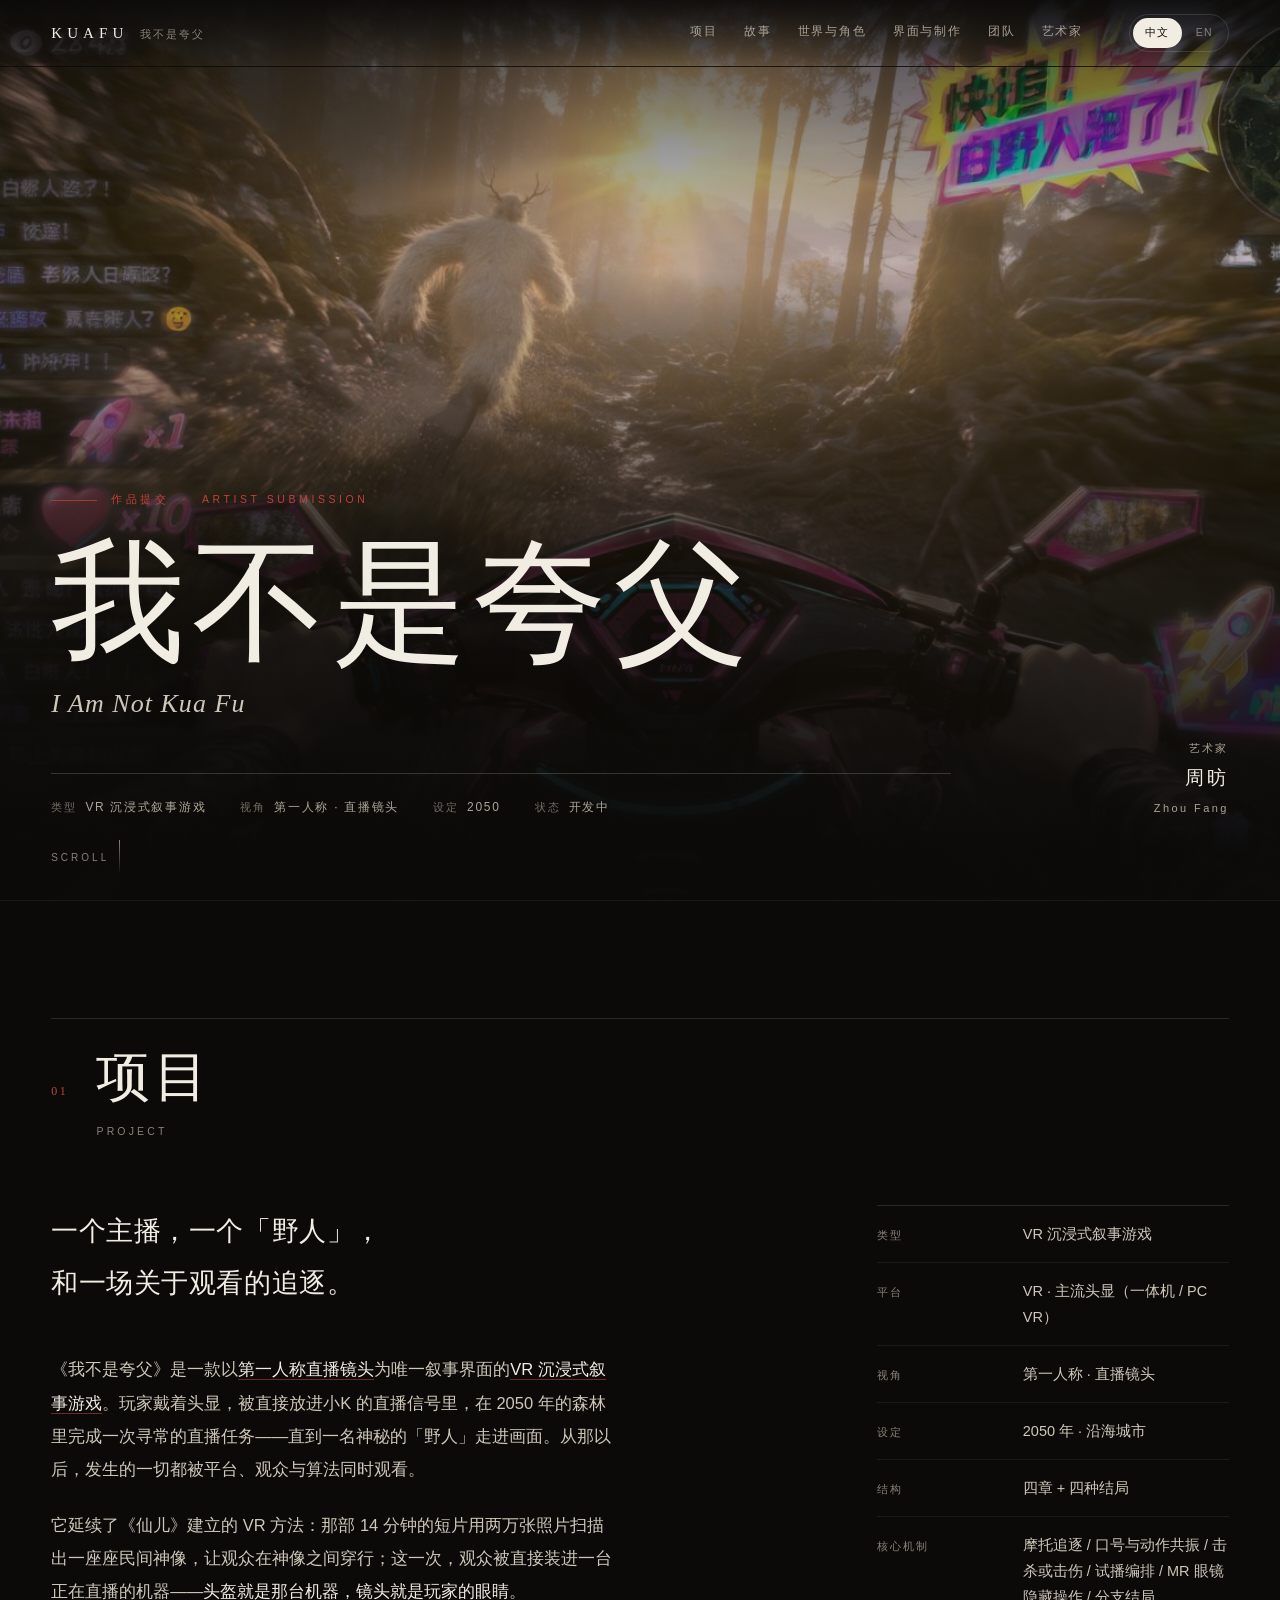
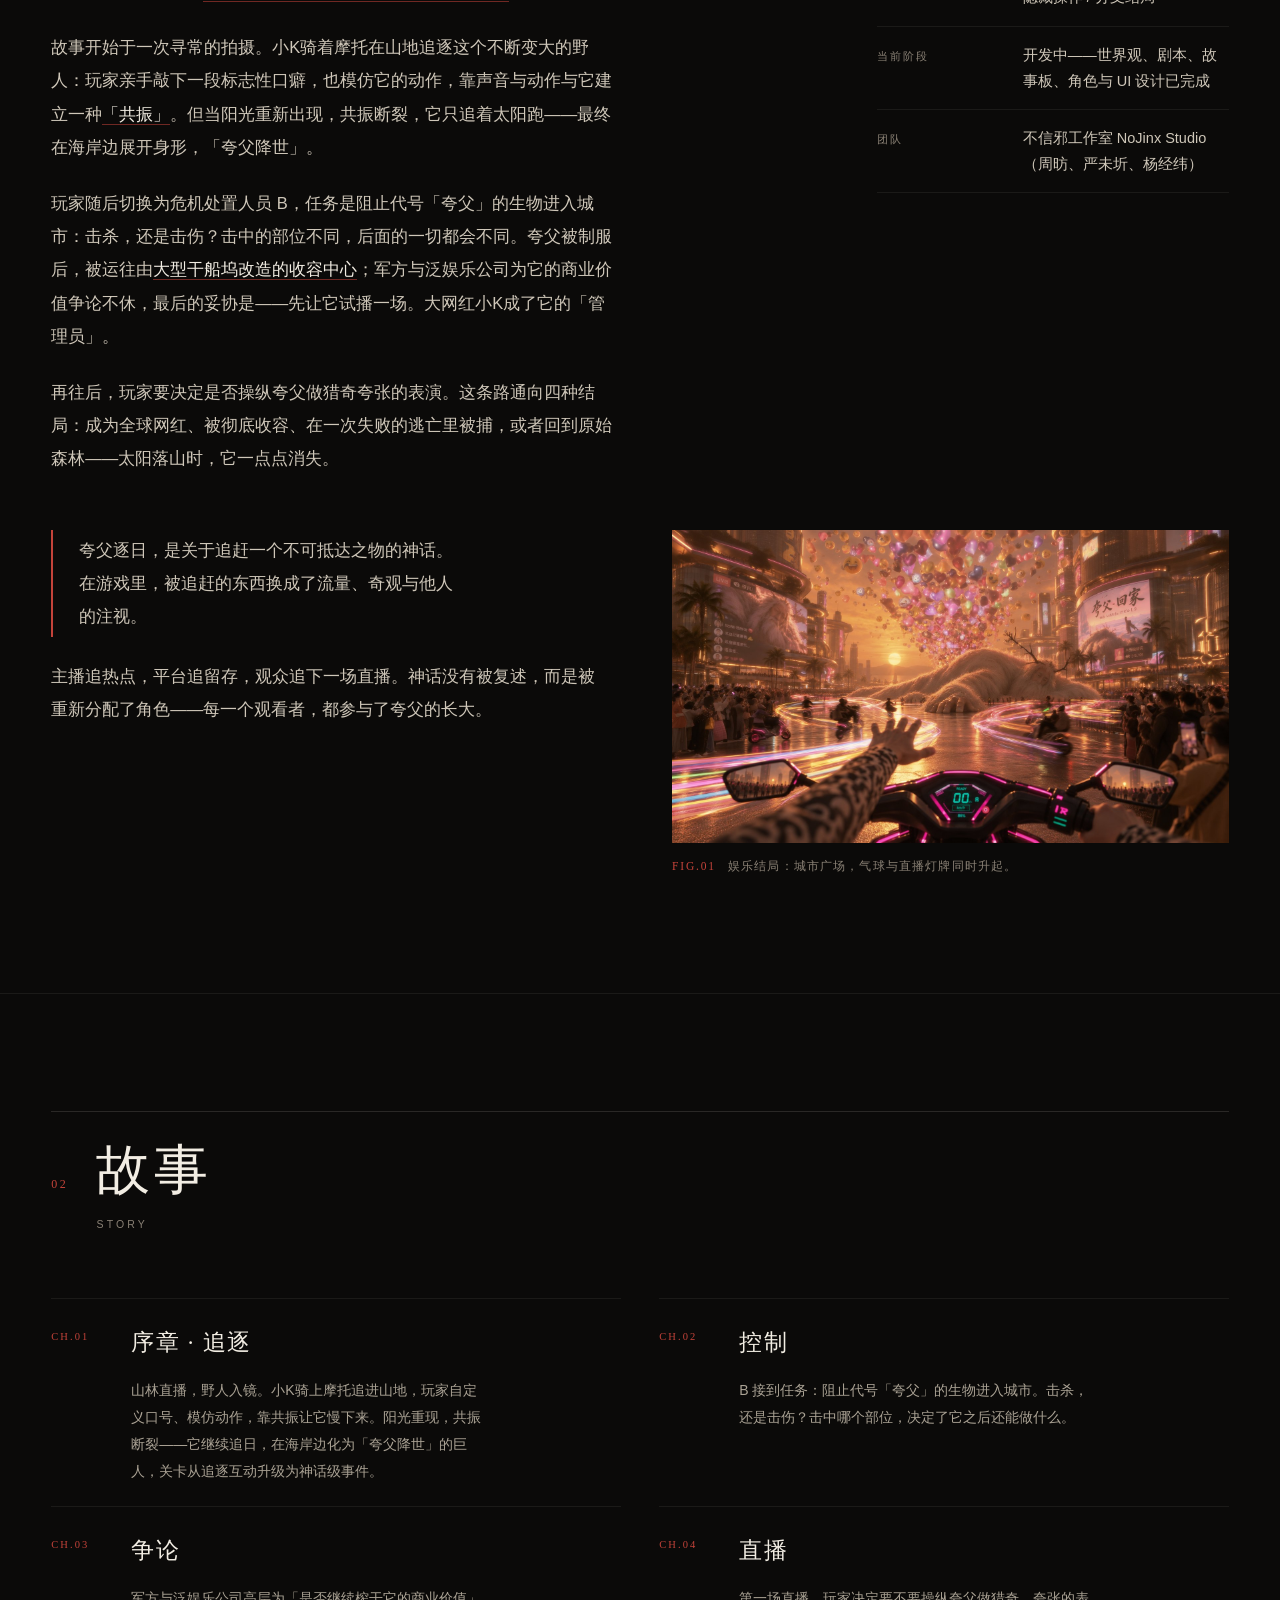
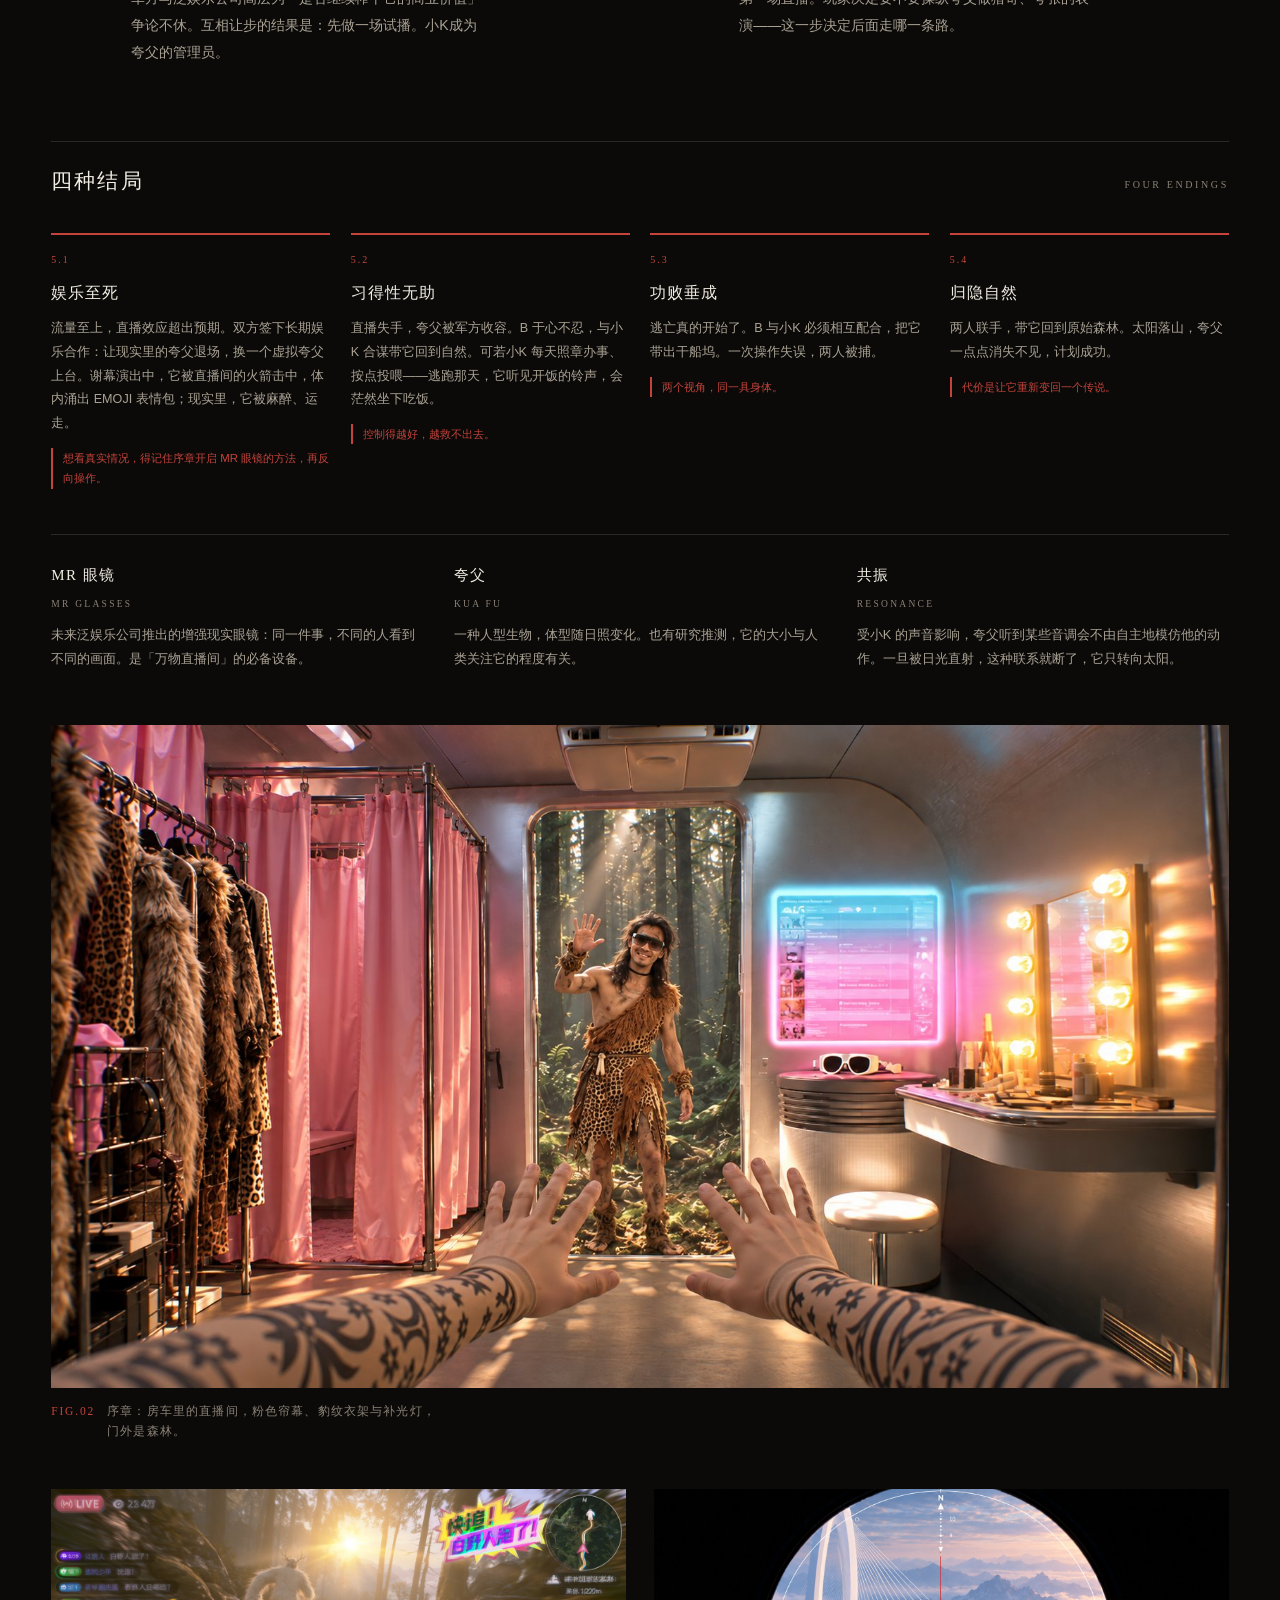
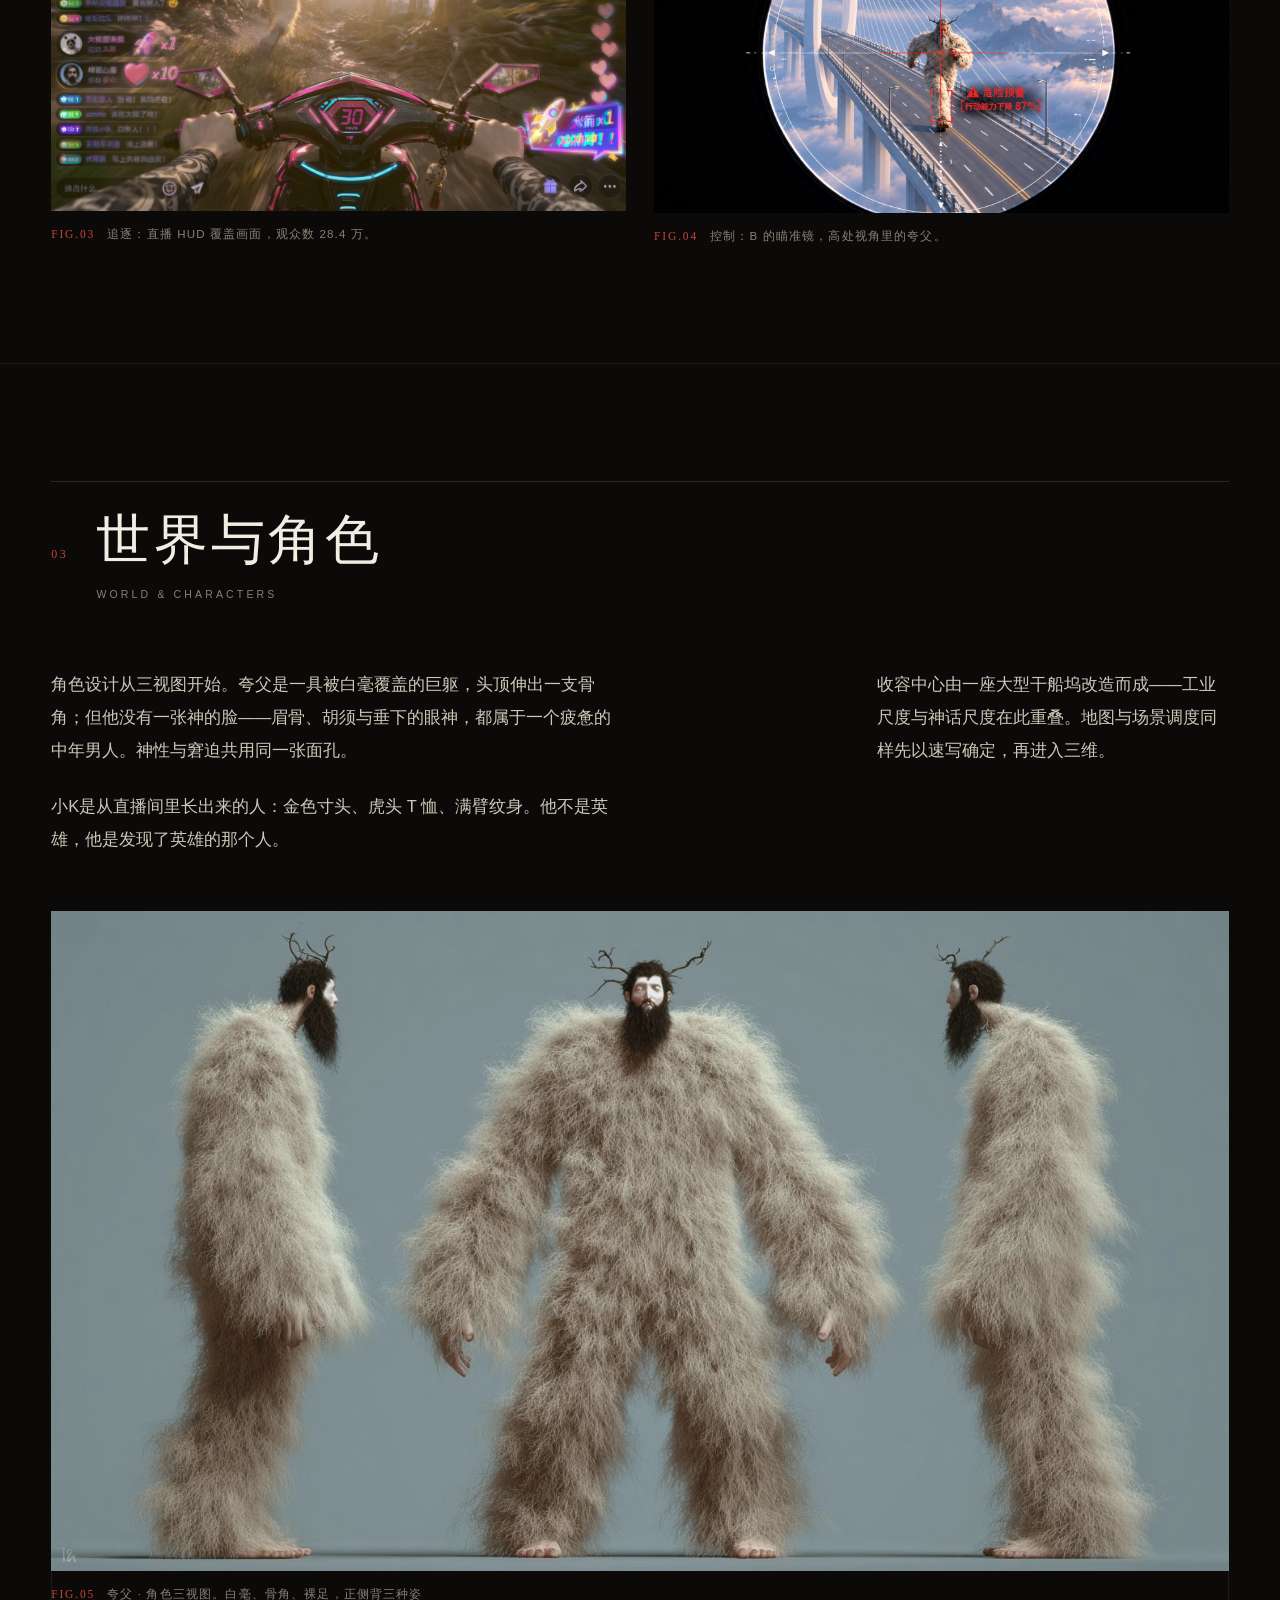
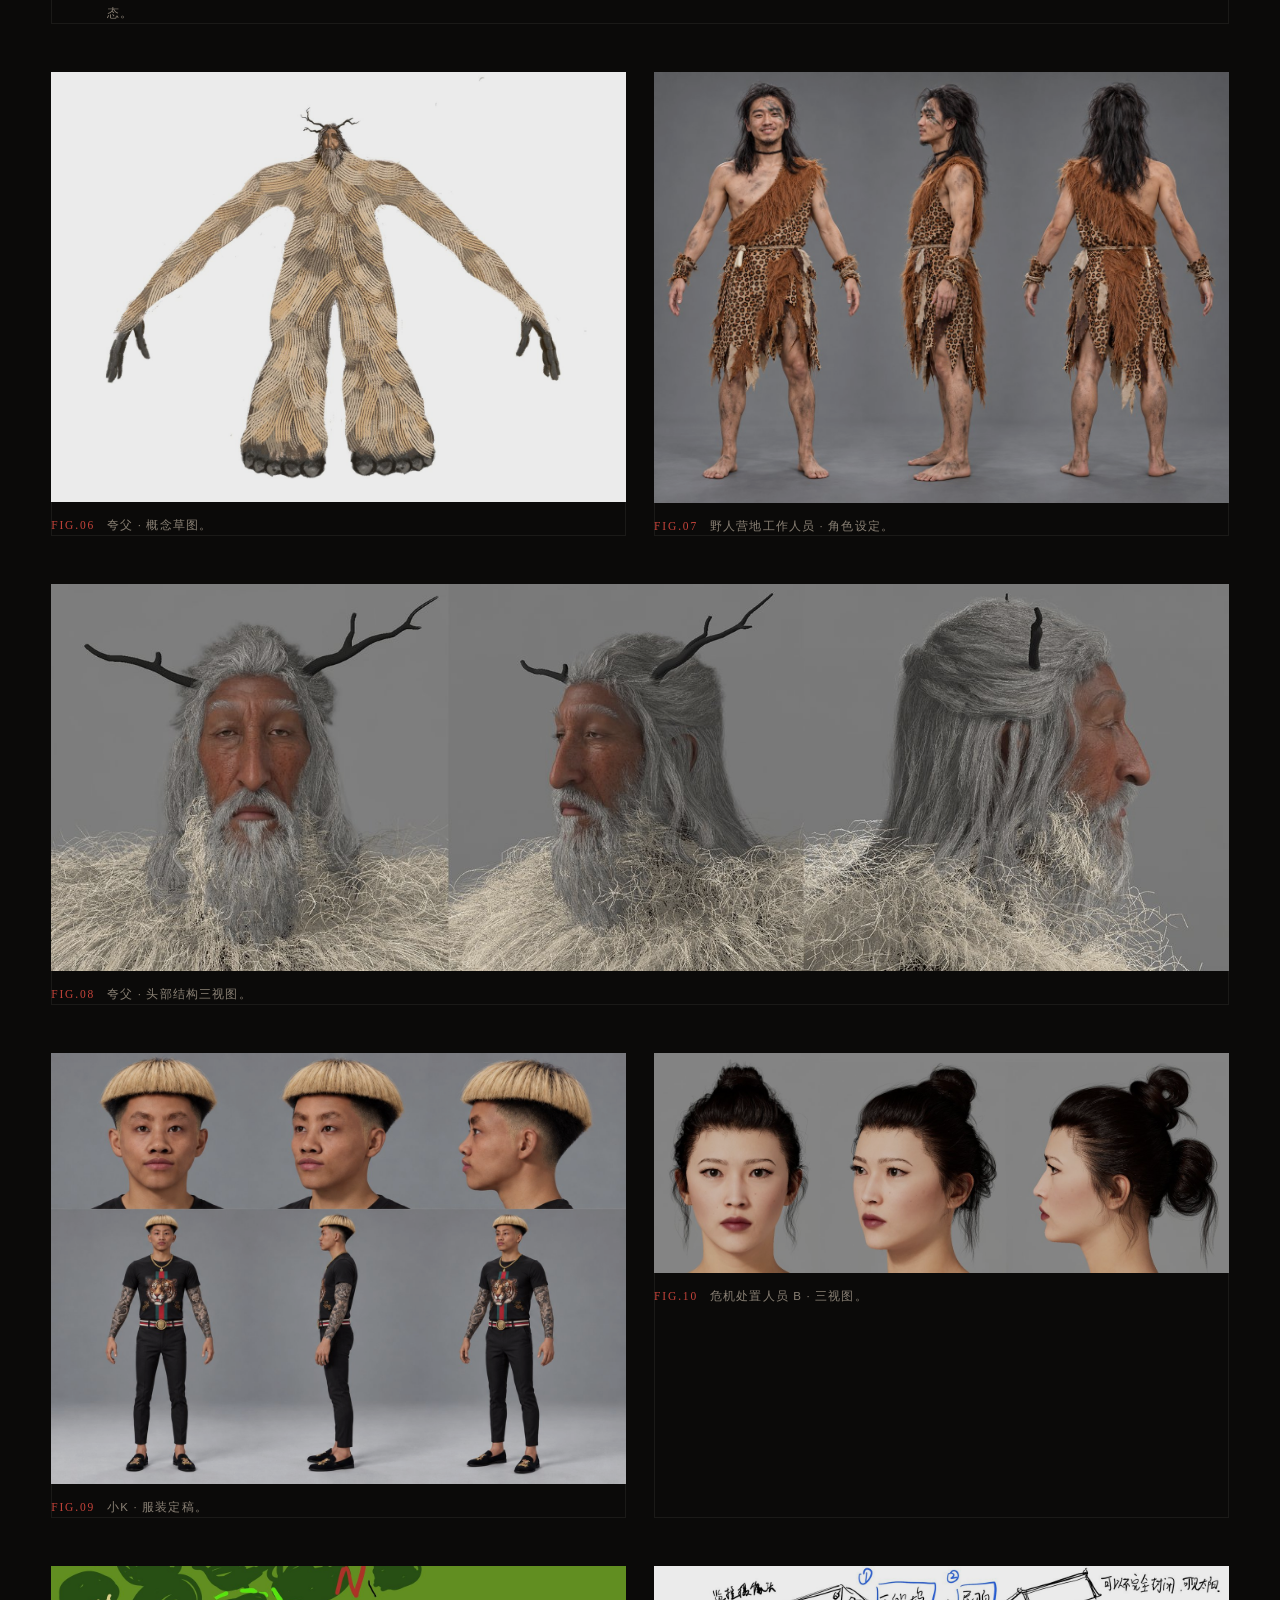
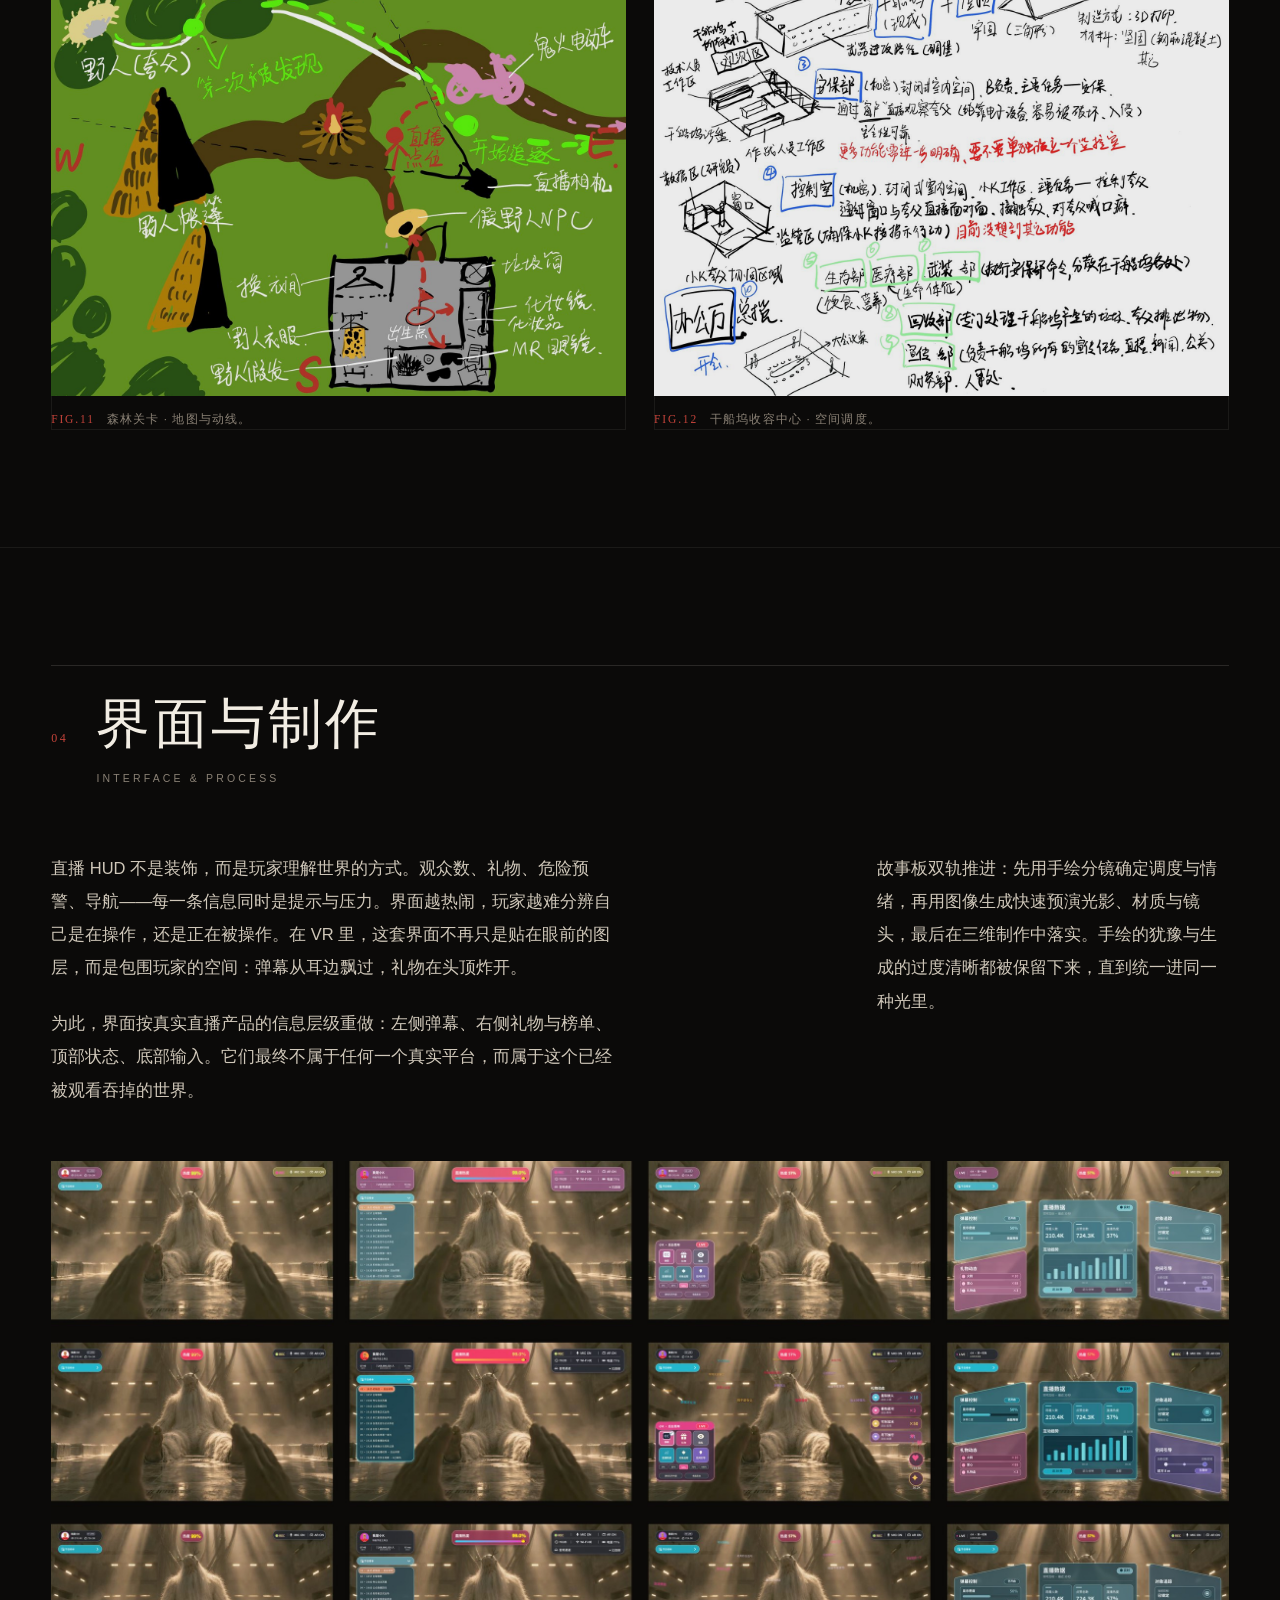
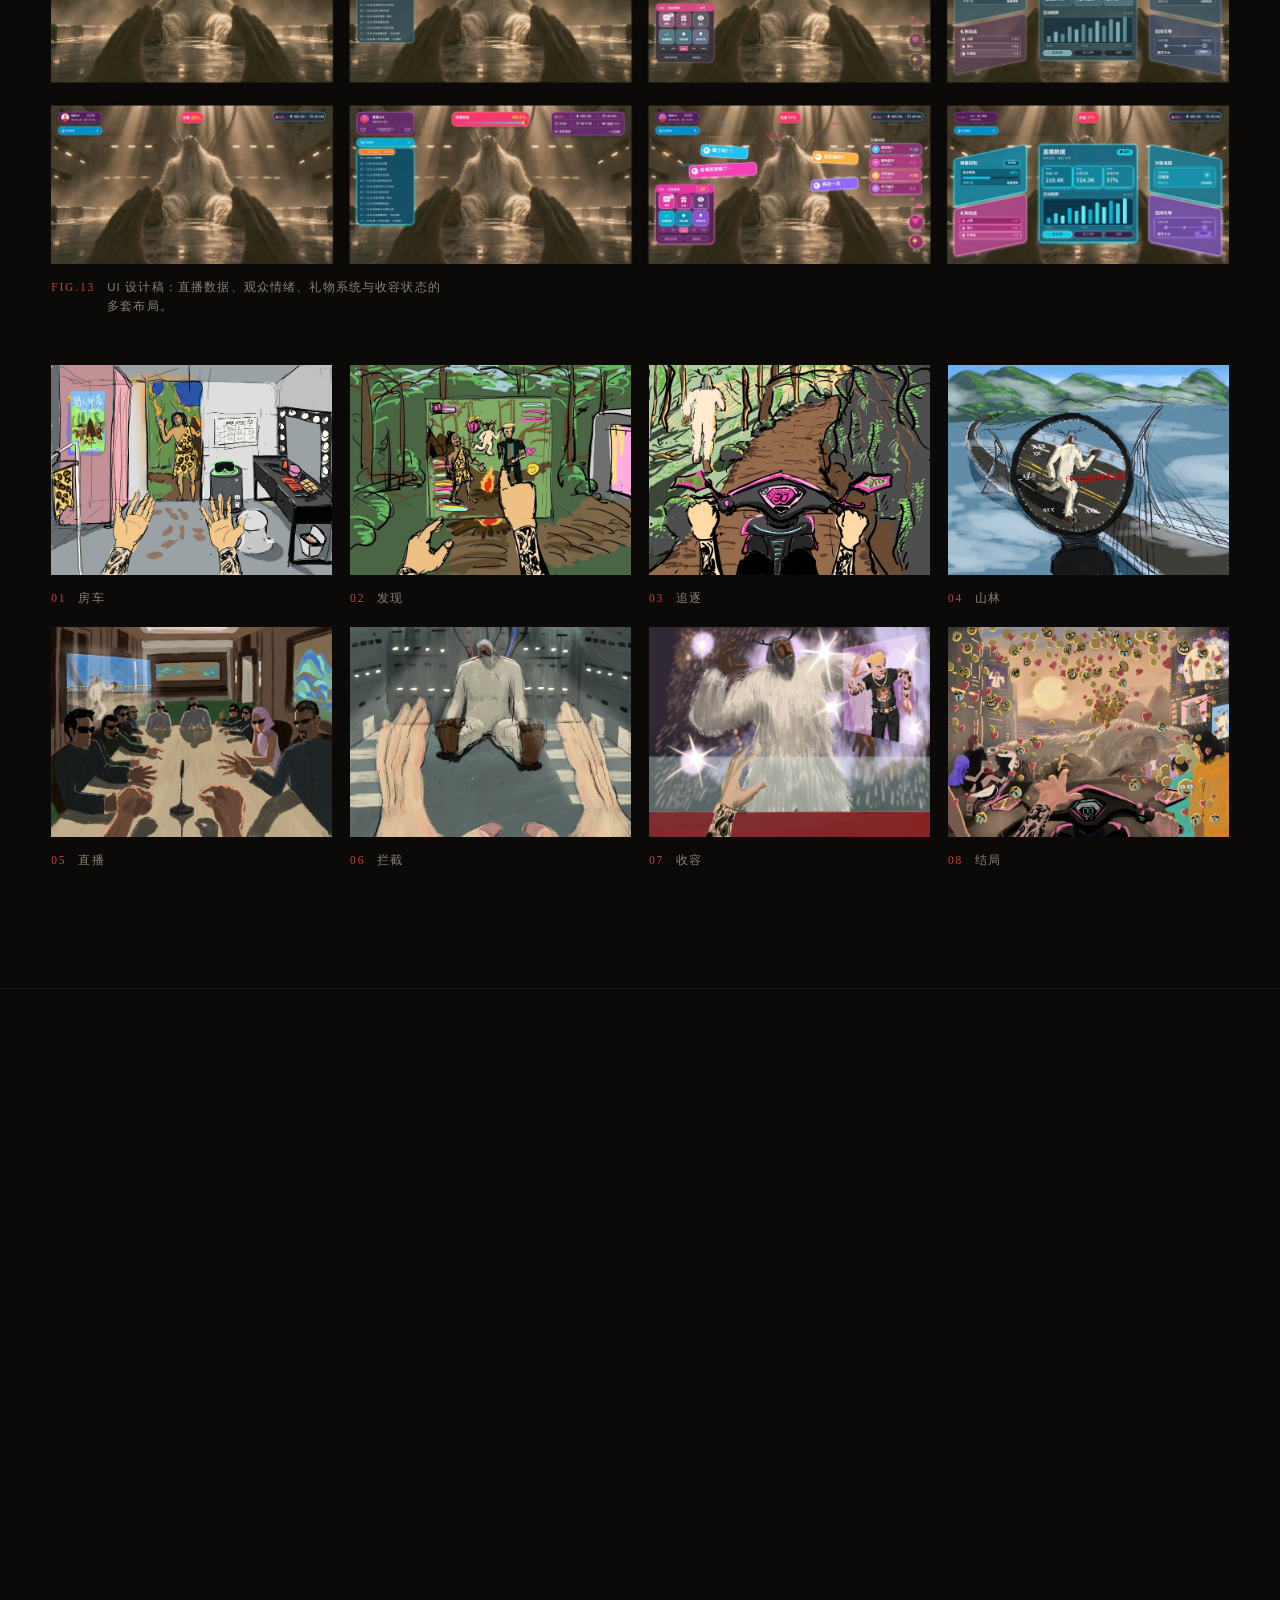
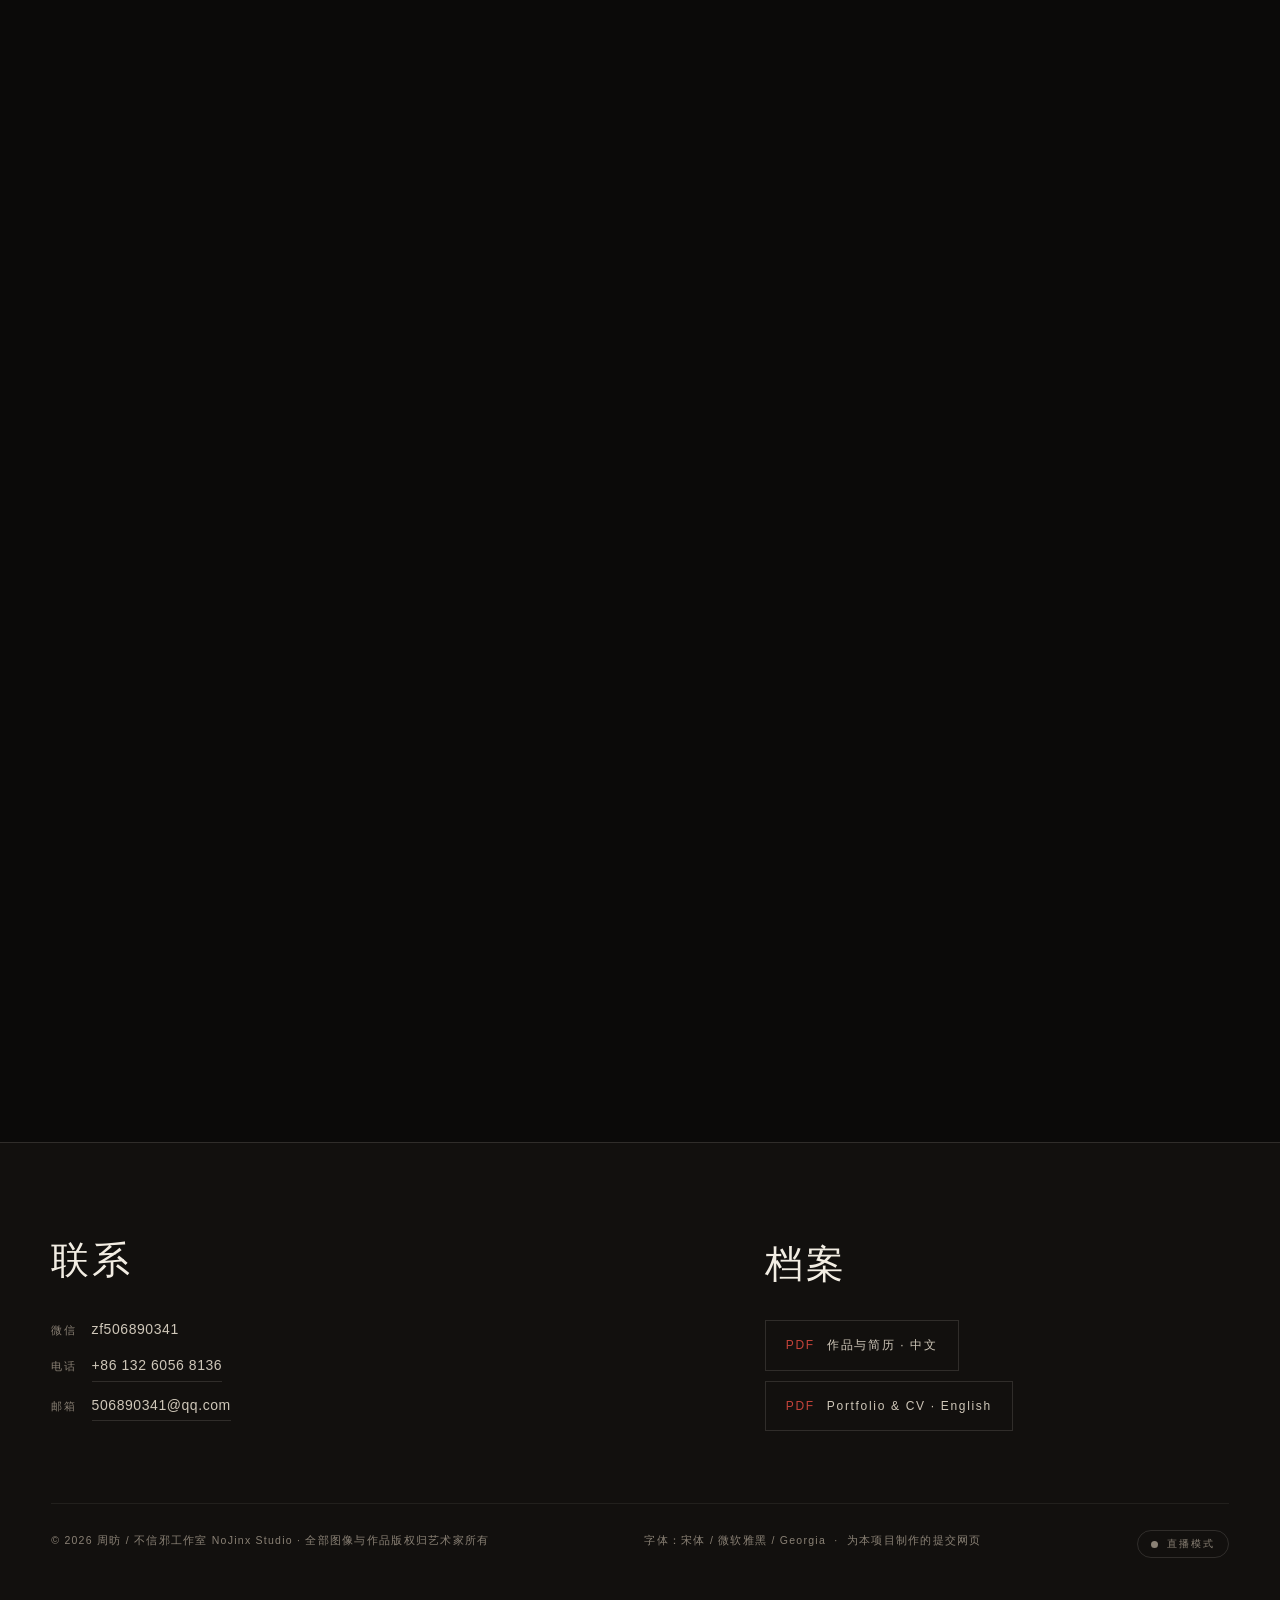
<file: index.html>
﻿<!DOCTYPE html>
<html lang="zh-CN">
<head>
<meta charset="utf-8">
<meta name="viewport" content="width=device-width,initial-scale=1">
<title>我不是夸父 I Am Not Kua Fu — 周昉 Zhou Fang</title>
<meta name="description" content="《我不是夸父》——一款以第一人称直播镜头为叙事界面的沉浸式叙事游戏。艺术家：周昉。作品提交与艺术家简历。">
<link rel="stylesheet" href="assets/style.css">
</head>
<body>

<div id="progress"></div>

<header class="site-head">
  <div class="wrap">
    <a class="brand" href="#top"><b>Kuafu</b><span>我不是夸父</span></a>
    <nav class="site-nav">
      <a href="#project">项目</a>
      <a href="#story">故事</a>
      <a href="#world">世界与角色</a>
      <a href="#interface">界面与制作</a>
      <a href="#team">团队</a>
      <a href="#artist">艺术家</a>
    </nav>
    <div class="lang"><a class="on" href="index.html" aria-current="page">中文</a><a href="en.html">EN</a></div>
  </div>
</header>

<main id="top">

<!-- ================= HERO ================= -->
<section class="hero">
  <div class="hero-media"><img src="assets/hero.jpg" alt="《我不是夸父》游戏画面：玩家在直播中追逐野人"></div>
  <div class="hero-inner wrap">
    <div class="eyebrow">作品提交 &nbsp;·&nbsp; Artist Submission</div>
    <h1>我不是夸父</h1>
    <p class="sub">I Am Not Kua Fu</p>
    <div class="hero-meta">
      <span><em>类型</em>VR 沉浸式叙事游戏</span>
      <span><em>视角</em>第一人称 · 直播镜头</span>
      <span><em>设定</em>2050</span>
      <span><em>状态</em>开发中</span>
    </div>
  </div>
  <div class="credit">艺术家<b>周昉</b>Zhou Fang</div>
  <div class="scroll-cue">SCROLL</div>
</section>

<!-- ================= 01 PROJECT ================= -->
<section class="sec" id="project">
  <div class="wrap">
    <header class="sec-head rv">
      <span class="num">01</span>
      <h2>项目</h2>
      <span class="en">Project</span>
    </header>

    <div class="split-3 rv">
      <div>
        <p class="lead">一个主播，一个「野人」，<br>和一场关于观看的追逐。</p>
        <div class="prose">
          <p>《我不是夸父》是一款以<strong>第一人称直播镜头</strong>为唯一叙事界面的<strong>VR 沉浸式叙事游戏</strong>。玩家戴着头显，被直接放进小K 的直播信号里，在 2050 年的森林里完成一次寻常的直播任务——直到一名神秘的「野人」走进画面。从那以后，发生的一切都被平台、观众与算法同时观看。</p>
          <p>它延续了《仙儿》建立的 VR 方法：那部 14 分钟的短片用两万张照片扫描出一座座民间神像，让观众在神像之间穿行；这一次，观众被直接装进一台正在直播的机器——<strong>头盔就是那台机器，镜头就是玩家的眼睛</strong>。</p>
          <p>故事开始于一次寻常的拍摄。小K骑着摩托在山地追逐这个不断变大的野人：玩家亲手敲下一段标志性口癖，也模仿它的动作，靠声音与动作与它建立一种<strong>「共振」</strong>。但当阳光重新出现，共振断裂，它只追着太阳跑——最终在海岸边展开身形，「夸父降世」。</p>
          <p>玩家随后切换为危机处置人员 B，任务是阻止代号「夸父」的生物进入城市：击杀，还是击伤？击中的部位不同，后面的一切都会不同。夸父被制服后，被运往由<strong>大型干船坞改造的收容中心</strong>；军方与泛娱乐公司为它的商业价值争论不休，最后的妥协是——先让它试播一场。大网红小K成了它的「管理员」。</p>
          <p>再往后，玩家要决定是否操纵夸父做猎奇夸张的表演。这条路通向四种结局：成为全球网红、被彻底收容、在一次失败的逃亡里被捕，或者回到原始森林——太阳落山时，它一点点消失。</p>
        </div>
      </div>
      <dl class="facts">
        <div><dt>类型</dt><dd>VR 沉浸式叙事游戏</dd></div>
        <div><dt>平台</dt><dd>VR · 主流头显（一体机 / PC VR）</dd></div>
        <div><dt>视角</dt><dd>第一人称 · 直播镜头</dd></div>
        <div><dt>设定</dt><dd>2050 年 · 沿海城市</dd></div>
        <div><dt>结构</dt><dd>四章 + 四种结局</dd></div>
        <div><dt>核心机制</dt><dd>摩托追逐 / 口号与动作共振 / 击杀或击伤 / 试播编排 / MR 眼镜隐藏操作 / 分支结局</dd></div>
        <div><dt>当前阶段</dt><dd>开发中——世界观、剧本、故事板、角色与 UI 设计已完成</dd></div>
        <div><dt>团队</dt><dd>不信邪工作室 NoJinx Studio（周昉、严未圻、杨经纬）</dd></div>
      </dl>
    </div>

    <div class="split gap-lg rv">
      <div class="prose">
        <p class="quote">夸父逐日，是关于追赶一个不可抵达之物的神话。在游戏里，被追赶的东西换成了流量、奇观与他人的注视。</p>
        <p>主播追热点，平台追留存，观众追下一场直播。神话没有被复述，而是被重新分配了角色——每一个观看者，都参与了夸父的长大。</p>
      </div>
      <figure class="fig cap-wide">
        <img class="zoom" src="assets/story-end.jpg" alt="城市广场上的巨型夸父与人群" loading="lazy">
        <figcaption><b>FIG.01</b>娱乐结局：城市广场，气球与直播灯牌同时升起。</figcaption>
      </figure>
    </div>
  </div>
</section>

<!-- ================= 02 STORY ================= -->
<section class="sec" id="story">
  <div class="wrap">
    <header class="sec-head rv">
      <span class="num">02</span>
      <h2>故事</h2>
      <span class="en">Story</span>
    </header>

    <div class="acts rv">
      <div class="act">
        <div class="no">CH.01</div>
        <div>
          <h3>序章 · 追逐</h3>
          <p>山林直播，野人入镜。小K骑上摩托追进山地，玩家自定义口号、模仿动作，靠共振让它慢下来。阳光重现，共振断裂——它继续追日，在海岸边化为「夸父降世」的巨人，关卡从追逐互动升级为神话级事件。</p>
        </div>
      </div>
      <div class="act">
        <div class="no">CH.02</div>
        <div>
          <h3>控制</h3>
          <p>B 接到任务：阻止代号「夸父」的生物进入城市。击杀，还是击伤？击中哪个部位，决定了它之后还能做什么。</p>
        </div>
      </div>
      <div class="act">
        <div class="no">CH.03</div>
        <div>
          <h3>争论</h3>
          <p>军方与泛娱乐公司高层为「是否继续榨干它的商业价值」争论不休。互相让步的结果是：先做一场试播。小K成为夸父的管理员。</p>
        </div>
      </div>
      <div class="act">
        <div class="no">CH.04</div>
        <div>
          <h3>直播</h3>
          <p>第一场直播。玩家决定要不要操纵夸父做猎奇、夸张的表演——这一步决定后面走哪一条路。</p>
        </div>
      </div>
    </div>

    <div class="endings-head rv">
      <h3>四种结局</h3>
      <span>Four Endings</span>
    </div>
    <div class="endings rv">
      <div class="ending">
        <div class="code">5.1</div>
        <h4>娱乐至死</h4>
        <p>流量至上，直播效应超出预期。双方签下长期娱乐合作：让现实里的夸父退场，换一个虚拟夸父上台。谢幕演出中，它被直播间的火箭击中，体内涌出 EMOJI 表情包；现实里，它被麻醉、运走。</p>
        <div class="hook">想看真实情况，得记住序章开启 MR 眼镜的方法，再反向操作。</div>
      </div>
      <div class="ending">
        <div class="code">5.2</div>
        <h4>习得性无助</h4>
        <p>直播失手，夸父被军方收容。B 于心不忍，与小K 合谋带它回到自然。可若小K 每天照章办事、按点投喂——逃跑那天，它听见开饭的铃声，会茫然坐下吃饭。</p>
        <div class="hook">控制得越好，越救不出去。</div>
      </div>
      <div class="ending">
        <div class="code">5.3</div>
        <h4>功败垂成</h4>
        <p>逃亡真的开始了。B 与小K 必须相互配合，把它带出干船坞。一次操作失误，两人被捕。</p>
        <div class="hook">两个视角，同一具身体。</div>
      </div>
      <div class="ending">
        <div class="code">5.4</div>
        <h4>归隐自然</h4>
        <p>两人联手，带它回到原始森林。太阳落山，夸父一点点消失不见，计划成功。</p>
        <div class="hook">代价是让它重新变回一个传说。</div>
      </div>
    </div>

    <div class="settings rv">
      <div class="setting">
        <h4>MR 眼镜<span>MR Glasses</span></h4>
        <p>未来泛娱乐公司推出的增强现实眼镜：同一件事，不同的人看到不同的画面。是「万物直播间」的必备设备。</p>
      </div>
      <div class="setting">
        <h4>夸父<span>Kua Fu</span></h4>
        <p>一种人型生物，体型随日照变化。也有研究推测，它的大小与人类关注它的程度有关。</p>
      </div>
      <div class="setting">
        <h4>共振<span>Resonance</span></h4>
        <p>受小K 的声音影响，夸父听到某些音调会不由自主地模仿他的动作。一旦被日光直射，这种联系就断了，它只转向太阳。</p>
      </div>
    </div>

    <div class="stack gap-lg" style="margin-top:clamp(36px,6vh,64px)">
      <figure class="fig rv cap-wide">
        <img class="zoom" src="assets/story-find.jpg" alt="房车内的直播准备间" loading="lazy">
        <figcaption><b>FIG.02</b>序章：房车里的直播间，粉色帘幕、豹纹衣架与补光灯，门外是森林。</figcaption>
      </figure>
      <div class="grid-2 rv">
        <figure class="fig">
          <img class="zoom" src="assets/story-chase.jpg" alt="摩托视角追逐野人" loading="lazy">
          <figcaption><b>FIG.03</b>追逐：直播 HUD 覆盖画面，观众数 28.4 万。</figcaption>
        </figure>
        <figure class="fig">
          <img class="zoom" src="assets/story-intercept.jpg" alt="瞄准镜中的夸父" loading="lazy">
          <figcaption><b>FIG.04</b>控制：B 的瞄准镜，高处视角里的夸父。</figcaption>
        </figure>
      </div>
    </div>
  </div>
</section>

<!-- ================= 03 WORLD ================= -->
<section class="sec" id="world">
  <div class="wrap">
    <header class="sec-head rv">
      <span class="num">03</span>
      <h2>世界与角色</h2>
      <span class="en">World &amp; Characters</span>
    </header>

    <div class="split-3 rv">
      <div class="prose">
        <p>角色设计从三视图开始。夸父是一具被白毫覆盖的巨躯，头顶伸出一支骨角；但他没有一张神的脸——眉骨、胡须与垂下的眼神，都属于一个疲惫的中年男人。神性与窘迫共用同一张面孔。</p>
        <p>小K是从直播间里长出来的人：金色寸头、虎头 T 恤、满臂纹身。他不是英雄，他是发现了英雄的那个人。</p>
      </div>
      <div class="prose">
        <p>收容中心由一座大型干船坞改造而成——工业尺度与神话尺度在此重叠。地图与场景调度同样先以速写确定，再进入三维。</p>
      </div>
    </div>

    <div class="stack gap-lg">
      <figure class="fig rv sheet cap-wide">
        <img class="zoom" src="assets/kuafu-sheet.jpg" alt="夸父角色三视图" loading="lazy">
        <figcaption><b>FIG.05</b>夸父 · 角色三视图。白毫、骨角、裸足，正侧背三种姿态。</figcaption>
      </figure>

      <div class="grid-2 rv">
        <figure class="fig sheet">
          <img class="zoom" src="assets/kuafu-sketch.jpg" alt="夸父概念草图" loading="lazy">
          <figcaption><b>FIG.06</b>夸父 · 概念草图。</figcaption>
        </figure>
        <figure class="fig sheet">
          <img class="zoom" src="assets/wild-staff.jpg" alt="野人营地工作人员设定" loading="lazy">
          <figcaption><b>FIG.07</b>野人营地工作人员 · 角色设定。</figcaption>
        </figure>
      </div>

      <figure class="fig rv sheet cap-wide">
        <img class="zoom" src="assets/kuafu-head.jpg" alt="夸父头部三视图" loading="lazy">
        <figcaption><b>FIG.08</b>夸父 · 头部结构三视图。</figcaption>
      </figure>

      <div class="grid-2 rv">
        <figure class="fig sheet">
          <img class="zoom" src="assets/xiaok.jpg" alt="小K服装定稿" loading="lazy">
          <figcaption><b>FIG.09</b>小K · 服装定稿。</figcaption>
        </figure>
        <figure class="fig sheet">
          <img class="zoom" src="assets/agent-b.jpg" alt="危机处置人员B三视图" loading="lazy">
          <figcaption><b>FIG.10</b>危机处置人员 B · 三视图。</figcaption>
        </figure>
      </div>

      <div class="grid-2 rv">
        <figure class="fig sheet">
          <img class="zoom" src="assets/map-forest.jpg" alt="森林关卡地图速写" loading="lazy">
          <figcaption><b>FIG.11</b>森林关卡 · 地图与动线。</figcaption>
        </figure>
        <figure class="fig sheet">
          <img class="zoom" src="assets/map-drydock.jpg" alt="干船坞收容中心速写" loading="lazy">
          <figcaption><b>FIG.12</b>干船坞收容中心 · 空间调度。</figcaption>
        </figure>
      </div>
    </div>
  </div>
</section>

<!-- ================= 04 INTERFACE ================= -->
<section class="sec" id="interface">
  <div class="wrap">
    <header class="sec-head rv">
      <span class="num">04</span>
      <h2>界面与制作</h2>
      <span class="en">Interface &amp; Process</span>
    </header>

    <div class="split-3 rv">
      <div class="prose">
        <p>直播 HUD 不是装饰，而是玩家理解世界的方式。观众数、礼物、危险预警、导航——每一条信息同时是提示与压力。界面越热闹，玩家越难分辨自己是在操作，还是正在被操作。在 VR 里，这套界面不再只是贴在眼前的图层，而是包围玩家的空间：弹幕从耳边飘过，礼物在头顶炸开。</p>
        <p>为此，界面按真实直播产品的信息层级重做：左侧弹幕、右侧礼物与榜单、顶部状态、底部输入。它们最终不属于任何一个真实平台，而属于这个已经被观看吞掉的世界。</p>
      </div>
      <div class="prose">
        <p>故事板双轨推进：先用手绘分镜确定调度与情绪，再用图像生成快速预演光影、材质与镜头，最后在三维制作中落实。手绘的犹豫与生成的过度清晰都被保留下来，直到统一进同一种光里。</p>
      </div>
    </div>

    <div class="stack gap-lg">
      <figure class="fig rv cap-wide">
        <img class="zoom" src="assets/ui.jpg" alt="游戏UI设计总览" loading="lazy">
        <figcaption><b>FIG.13</b>UI 设计稿：直播数据、观众情绪、礼物系统与收容状态的多套布局。</figcaption>
      </figure>

      <div class="grid-4 rv">
        <figure class="fig"><img class="zoom" src="assets/sk-01.jpg" alt="手绘故事板 1" loading="lazy"><figcaption><b>01</b>房车</figcaption></figure>
        <figure class="fig"><img class="zoom" src="assets/sk-02.jpg" alt="手绘故事板 2" loading="lazy"><figcaption><b>02</b>发现</figcaption></figure>
        <figure class="fig"><img class="zoom" src="assets/sk-03.jpg" alt="手绘故事板 3" loading="lazy"><figcaption><b>03</b>追逐</figcaption></figure>
        <figure class="fig"><img class="zoom" src="assets/sk-04.jpg" alt="手绘故事板 4" loading="lazy"><figcaption><b>04</b>山林</figcaption></figure>
        <figure class="fig"><img class="zoom" src="assets/sk-05.jpg" alt="手绘故事板 5" loading="lazy"><figcaption><b>05</b>直播</figcaption></figure>
        <figure class="fig"><img class="zoom" src="assets/sk-06.jpg" alt="手绘故事板 6" loading="lazy"><figcaption><b>06</b>拦截</figcaption></figure>
        <figure class="fig"><img class="zoom" src="assets/sk-07.jpg" alt="手绘故事板 7" loading="lazy"><figcaption><b>07</b>收容</figcaption></figure>
        <figure class="fig"><img class="zoom" src="assets/sk-08.jpg" alt="手绘故事板 8" loading="lazy"><figcaption><b>08</b>结局</figcaption></figure>
      </div>
    </div>
  </div>
</section>

<!-- ================= 05 TEAM ================= -->
<section class="sec" id="team">
  <div class="wrap">
    <header class="sec-head rv">
      <span class="num">05</span>
      <h2>团队</h2>
      <span class="en">Team</span>
    </header>

    <div class="studio-bar rv">
      <b>不信邪工作室</b>
      <span class="latin">NoJinx Studio</span>
      <p>三个人，三种手艺：影像、算法、剪辑，被压进同一个直播间里。</p>
    </div>

    <div class="team rv">
      <article class="member">
        <div class="ini">ZF</div>
        <h3>周昉</h3>
        <div class="pinyin">Zhou Fang</div>
        <div class="role">主美 · Art Direction</div>
        <p>负责游戏的主要视觉、背景世界与流程设计。中央美术学院博士研究生、艺术家与策展人，作品出现在昂西国际动画电影节、平遥国际摄影大展与 Aesthetica 等场合；这个直播间的世界观、故事板、角色与界面都由他统筹。</p>
        <div class="tags"><span>世界观</span><span>视觉</span><span>流程</span></div>
      </article>
      <article class="member">
        <div class="ini">YW</div>
        <h3>严未圻</h3>
        <div class="pinyin">Yan Weiqi</div>
        <div class="role">主程序员 · Lead Programmer</div>
        <div class="edu">哈尔滨工业大学 · 计算机科学与技术 · 本科 / 硕士</div>
        <p>负责程序架构，并与团队共同完成关卡设计、玩法设计与背景故事调整。本科与硕士毕业于哈尔滨工业大学计算机科学与技术专业，曾任 AI 算法工程师，独立做过 Unity 小游戏《边境潜伏》。他换到了屏幕的另一侧：过去让算法去判断人，现在写一个关于算法如何观看人的游戏。</p>
        <div class="tags"><span>程序</span><span>关卡</span><span>玩法</span></div>
      </article>
      <article class="member">
        <div class="ini">YJ</div>
        <h3>杨经纬</h3>
        <div class="pinyin">Yang Jingwei</div>
        <div class="role">音乐与声音 · Music &amp; Sound</div>
        <p>负责玩法设计、音乐编写、影视创作与宣发。此前专注音视频剪辑，曾为《轮回》制作音效；重度游戏玩家，习惯用剪辑的节奏去理解一场追逐。</p>
        <div class="tags"><span>音乐</span><span>影像</span><span>宣发</span></div>
      </article>
    </div>
  </div>
</section>

<!-- ================= 06 ARTIST ================= -->
<section class="sec" id="artist">
  <div class="wrap">
    <header class="sec-head rv">
      <span class="num">06</span>
      <h2>艺术家</h2>
      <span class="en">Artist</span>
    </header>

    <div class="artist rv">
      <figure class="portrait fig">
        <img class="zoom" src="assets/portrait.jpg" alt="周昉肖像">
        <figcaption><b>PORTRAIT</b>周昉</figcaption>
      </figure>
      <div>
        <h3>周昉</h3>
        <div class="en-name">Zhou Fang</div>
        <div class="role">
          艺术家 / 策展人 · 中央美术学院博士研究生<br>
          北京工业大学耿丹学院 数字媒体艺术专业 教师<br>
          汉艺美术馆 策展人 · THE PAINTING HOUSE© 成员
        </div>
        <div class="prose" style="margin-top:32px">
          <p>本科与硕士毕业于中央美术学院（产品设计 / 摄影），现于中央美术学院攻读美术学博士，研究影像与新媒体语言，以及传统与当代视觉艺术的关系。</p>
          <p>他的创作近几年持续向 VR 靠近：《仙儿》用两万张照片扫描出神像，《我不是夸父》把观众放进一个正在直播的世界。创作融合摄影、数字影像与新媒体艺术，关注中国传统文化与现代文明之间的碰撞、转化与交融。作品曾入选法国昂西国际动画电影节、成都当代影像馆、首尔独立动画节等国内外艺术节与展览，并获英国 Aesthetica 电影节最佳 VR 电影、平遥国际摄影大展鲲鹏奖，以及亚洲先锋摄影师、Student World Impact 电影节、1839 摄影奖、The Alpine Fellowship 等奖项与荣誉。</p>
        </div>
      </div>
    </div>

    <div class="stats rv">
      <div class="stat"><b>16</b><i>展览 Exhibitions</i></div>
      <div class="stat"><b>17</b><i>电影节 Film Festivals</i></div>
      <div class="stat"><b>22</b><i>获奖 Awards</i></div>
    </div>

    <div class="works gap-lg rv">
      <article class="work">
        <div class="poster"><img class="zoom" src="assets/work-reincarnation.jpg" alt="《轮回》海报" loading="lazy"></div>
        <div class="meta">
          <div class="yr">2022</div>
          <h3>轮回</h3>
          <div class="en-t">Reincarnation</div>
          <p>人类进入地狱夺取控制权，以科技废除肉体惩罚、建立无痛转世机制——六道轮回因人的干预而异化。入围 2023 法国昂西国际动画电影节。</p>
          <div class="spec">CG 动画 · 4′11″ · 尺寸可变</div>
        </div>
      </article>
      <article class="work">
        <div class="poster"><img class="zoom" src="assets/work-chinese-immortals.jpg" alt="《仙儿》海报" loading="lazy"></div>
        <div class="meta">
          <div class="yr">2025</div>
          <h3>仙儿</h3>
          <div class="en-t">Chinese Immortals</div>
          <p>约两万张照片生成的三维神像，串起「神仙下凡找工作」的故事：每位下凡的神仙都要在人间的神像里找到一个位置。英国 Aesthetica 电影节最佳 VR 电影。</p>
          <div class="spec">VR 短片 · 14′16″</div>
        </div>
      </article>
      <article class="work">
        <div class="poster"><img class="zoom" src="assets/work-live-stream.jpg" alt="《直播间》剧照" loading="lazy"></div>
        <div class="meta">
          <div class="yr">2023</div>
          <h3>直播间</h3>
          <div class="en-t">Live Stream</div>
          <p>观众始终缺席，主播也缺席，只留下一个供人消遣的符号。布景取自对东方园林的理解——一种人工堆砌、供人观赏的景观。</p>
          <div class="spec">单屏影像 · 4K · 2′20″</div>
        </div>
      </article>
    </div>

    <div class="split gap-lg rv" style="margin-top:clamp(48px,8vh,88px)">
      <dl class="facts">
        <div><dt>学历</dt><dd>2014–2018 中央美术学院 · 产品设计 · 本科</dd></div>
        <div><dt></dt><dd>2021–2024 中央美术学院 · 美术（摄影）· 硕士</dd></div>
        <div><dt></dt><dd>2026– 中央美术学院 · 美术学 · 博士研究生</dd></div>
        <div><dt>获奖（节选）</dt><dd>2025 Aesthetica 电影节 最佳 VR 电影 · 2024 平遥国际摄影大展 鲲鹏奖 · 2023 The Alpine Fellowship 视觉艺术奖 · 2023 学院摄影奖 铜奖</dd></div>
        <div><dt>收藏与放映</dt><dd>法国昂西国际动画电影节 · 成都国际摄影周 · 首尔独立动画节 · 平遥国际摄影大展</dd></div>
      </dl>
      <div class="dl">
        <p style="font-size:13px;color:var(--dim);margin:0 0 8px;letter-spacing:.06em">完整简历（含全部展览、电影节与获奖）</p>
        <a class="btn" href="cv-zh.pdf" download="周昉_我不是夸父_作品与简历_中文.pdf"><i>PDF</i>周昉 · 作品与简历（中文）</a>
        <a class="btn" href="cv-en.pdf" download="Zhou_Fang_KuaFu_Portfolio_and_CV_EN.pdf"><i>PDF</i>Zhou Fang · Portfolio &amp; CV (English)</a>
      </div>
    </div>
  </div>
</section>

</main>

<!-- ================= FOOTER ================= -->
<footer class="foot">
  <div class="wrap">
    <div class="grid">
      <div>
        <h2>联系</h2>
        <div class="contact">
          <p><em>微信</em><span class="plain">zf506890341</span></p>
          <p><em>电话</em><a href="tel:13260568136">+86 132 6056 8136</a></p>
          <p><em>邮箱</em><a href="mailto:506890341@qq.com">506890341@qq.com</a></p>
        </div>
      </div>
      <div>
        <h2>档案</h2>
        <div class="dl">
          <a class="btn" href="cv-zh.pdf" download="周昉_我不是夸父_作品与简历_中文.pdf"><i>PDF</i>作品与简历 · 中文</a>
          <a class="btn" href="cv-en.pdf" download="Zhou_Fang_KuaFu_Portfolio_and_CV_EN.pdf"><i>PDF</i>Portfolio &amp; CV · English</a>
        </div>
      </div>
    </div>
    <div class="colophon">
      <span>© 2026 周昉 / 不信邪工作室 NoJinx Studio · 全部图像与作品版权归艺术家所有</span>
      <span>字体：宋体 / 微软雅黑 / Georgia &nbsp;·&nbsp; 为本项目制作的提交网页</span>
      <button class="mode-switch" id="modeSwitch" aria-pressed="false" title="切换直播模式">
        <span class="dot"></span><span>直播模式</span>
      </button>
    </div>
  </div>
</footer>

<div id="lb"><img alt=""><div class="cap"></div></div>

<!-- livestream costume: hidden until the switch is flipped -->
<div class="dopa-ui" aria-hidden="true">
  <div class="ticker"><span>🔥 直播专享 · 夸父同款毛绒公仔 ¥99 · 前 100 单送夜光骨角 · 关注主播抽 EMOJI 盲盒 · 干船坞限定周边 5 折 · 火箭 ×1 点亮夸父 · 全场包邮 · 不支持七天无理由退货 🔥 直播专享 · 夸父同款毛绒公仔 ¥99 · 前 100 单送夜光骨角 · 关注主播抽 EMOJI 盲盒 · 干船坞限定周边 5 折 ·</span></div>
  <div class="floaters">
    <div class="chip">👀 28.4 万 在线</div>
    <div class="chip">🎁 火箭 ×1</div>
    <div class="chip buy">立即购买 ¥99</div>
  </div>
  <div class="live-tag"><b></b>LIVE 直播中</div>
</div>

<script>
(function(){
  var head = document.querySelector('.site-head');
  var bar = document.getElementById('progress');
  function onScroll(){
    var y = window.scrollY || document.documentElement.scrollTop;
    if (y > 40) head.classList.add('scrolled'); else head.classList.remove('scrolled');
    var h = document.documentElement.scrollHeight - window.innerHeight;
    bar.style.width = (h > 0 ? (y / h * 100) : 0) + '%';
  }
  window.addEventListener('scroll', onScroll, {passive:true});
  onScroll();

  var els = document.querySelectorAll('.rv');
  if ('IntersectionObserver' in window){
    var io = new IntersectionObserver(function(entries){
      entries.forEach(function(e){
        if (e.isIntersecting){ e.target.classList.add('in'); io.unobserve(e.target); }
      });
    }, {rootMargin:'0px 0px -12% 0px', threshold:0.08});
    els.forEach(function(el){ io.observe(el); });
  } else {
    els.forEach(function(el){ el.classList.add('in'); });
  }

  var lb = document.getElementById('lb'), lbImg = lb.querySelector('img'), lbCap = lb.querySelector('.cap');
  document.querySelectorAll('img.zoom').forEach(function(img){
    img.addEventListener('click', function(){
      lbImg.src = img.getAttribute('src');
      var fig = img.closest('figure');
      lbCap.textContent = fig ? (fig.querySelector('figcaption') || {}).textContent || '' : '';
      lb.classList.add('on');
    });
  });
  function close(){ lb.classList.remove('on'); lbImg.removeAttribute('src'); }
  lb.addEventListener('click', close);
  document.addEventListener('keydown', function(e){ if (e.key === 'Escape') close(); });

  var sw = document.getElementById('modeSwitch');
  if (sw){
    sw.addEventListener('click', function(){
      var on = document.body.classList.toggle('dopa');
      sw.setAttribute('aria-pressed', on ? 'true' : 'false');
    });
  }
})();
</script>
</body>
</html>
</file>
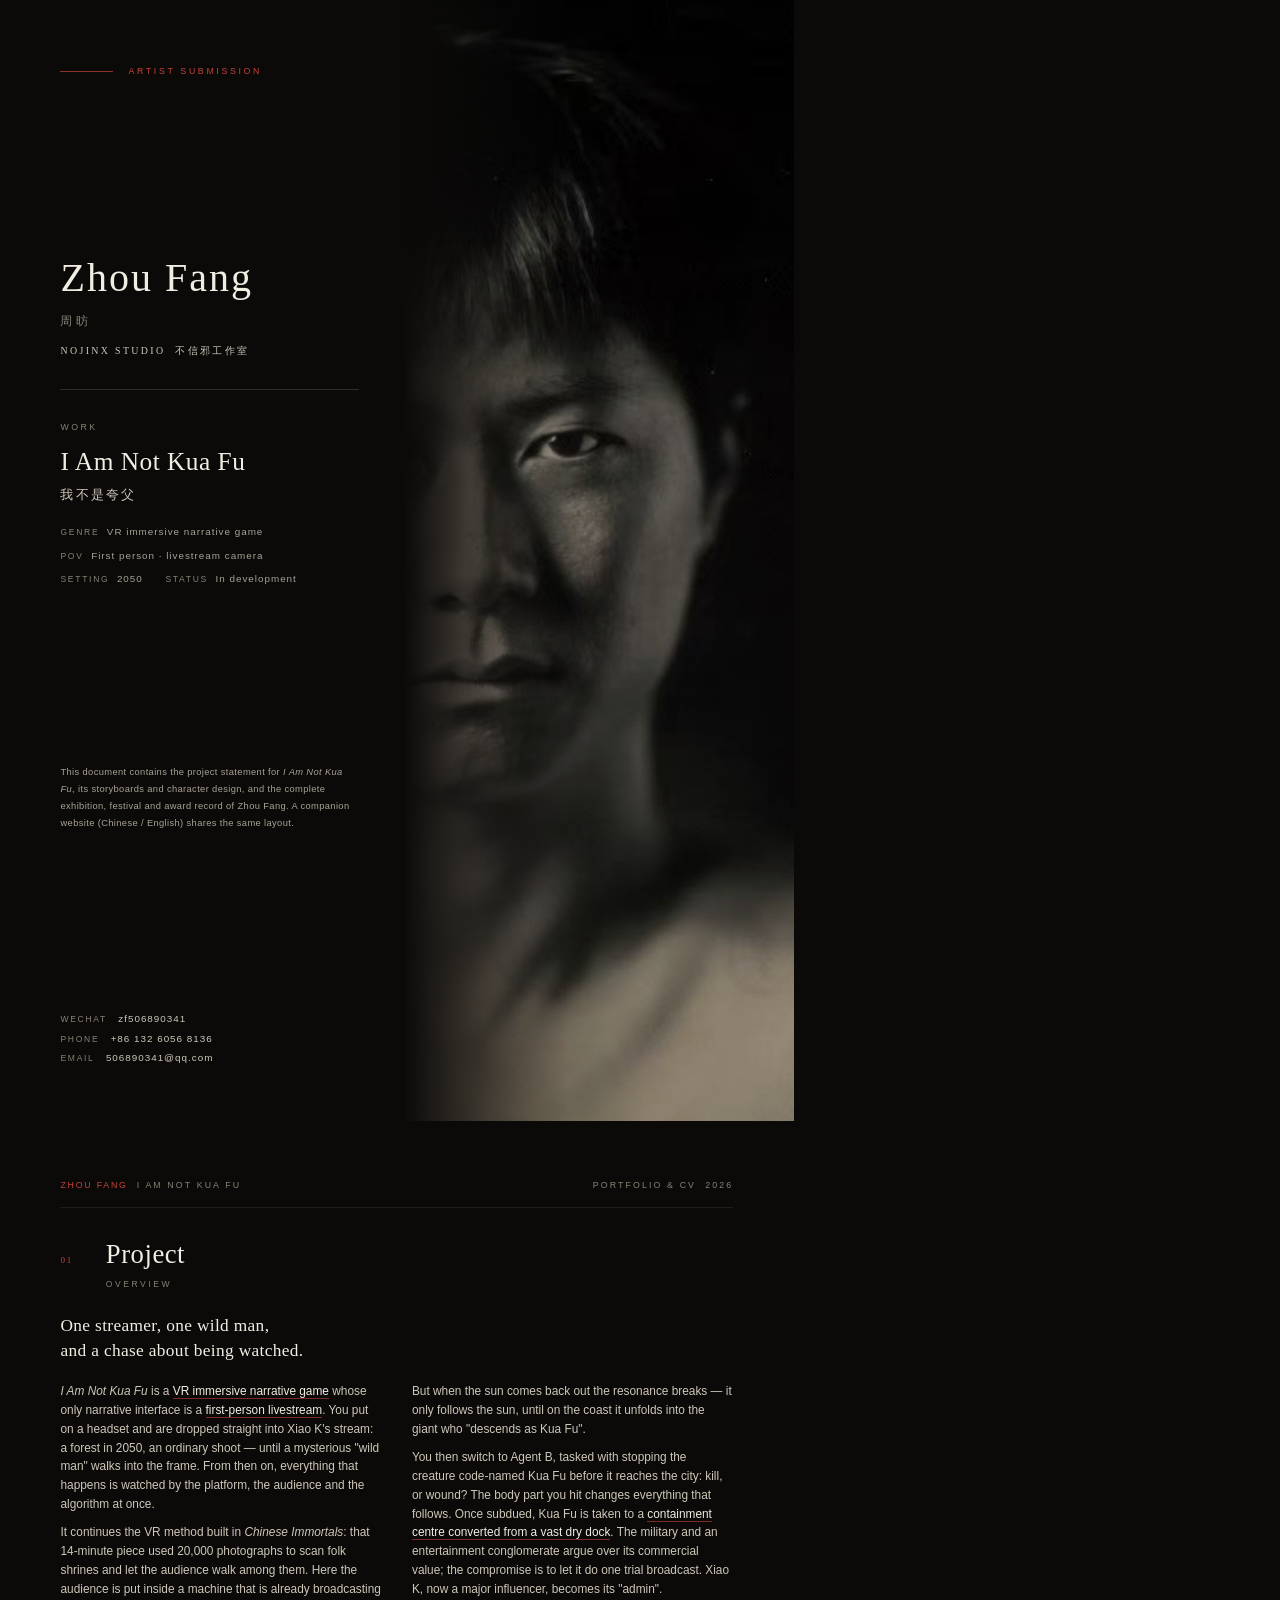
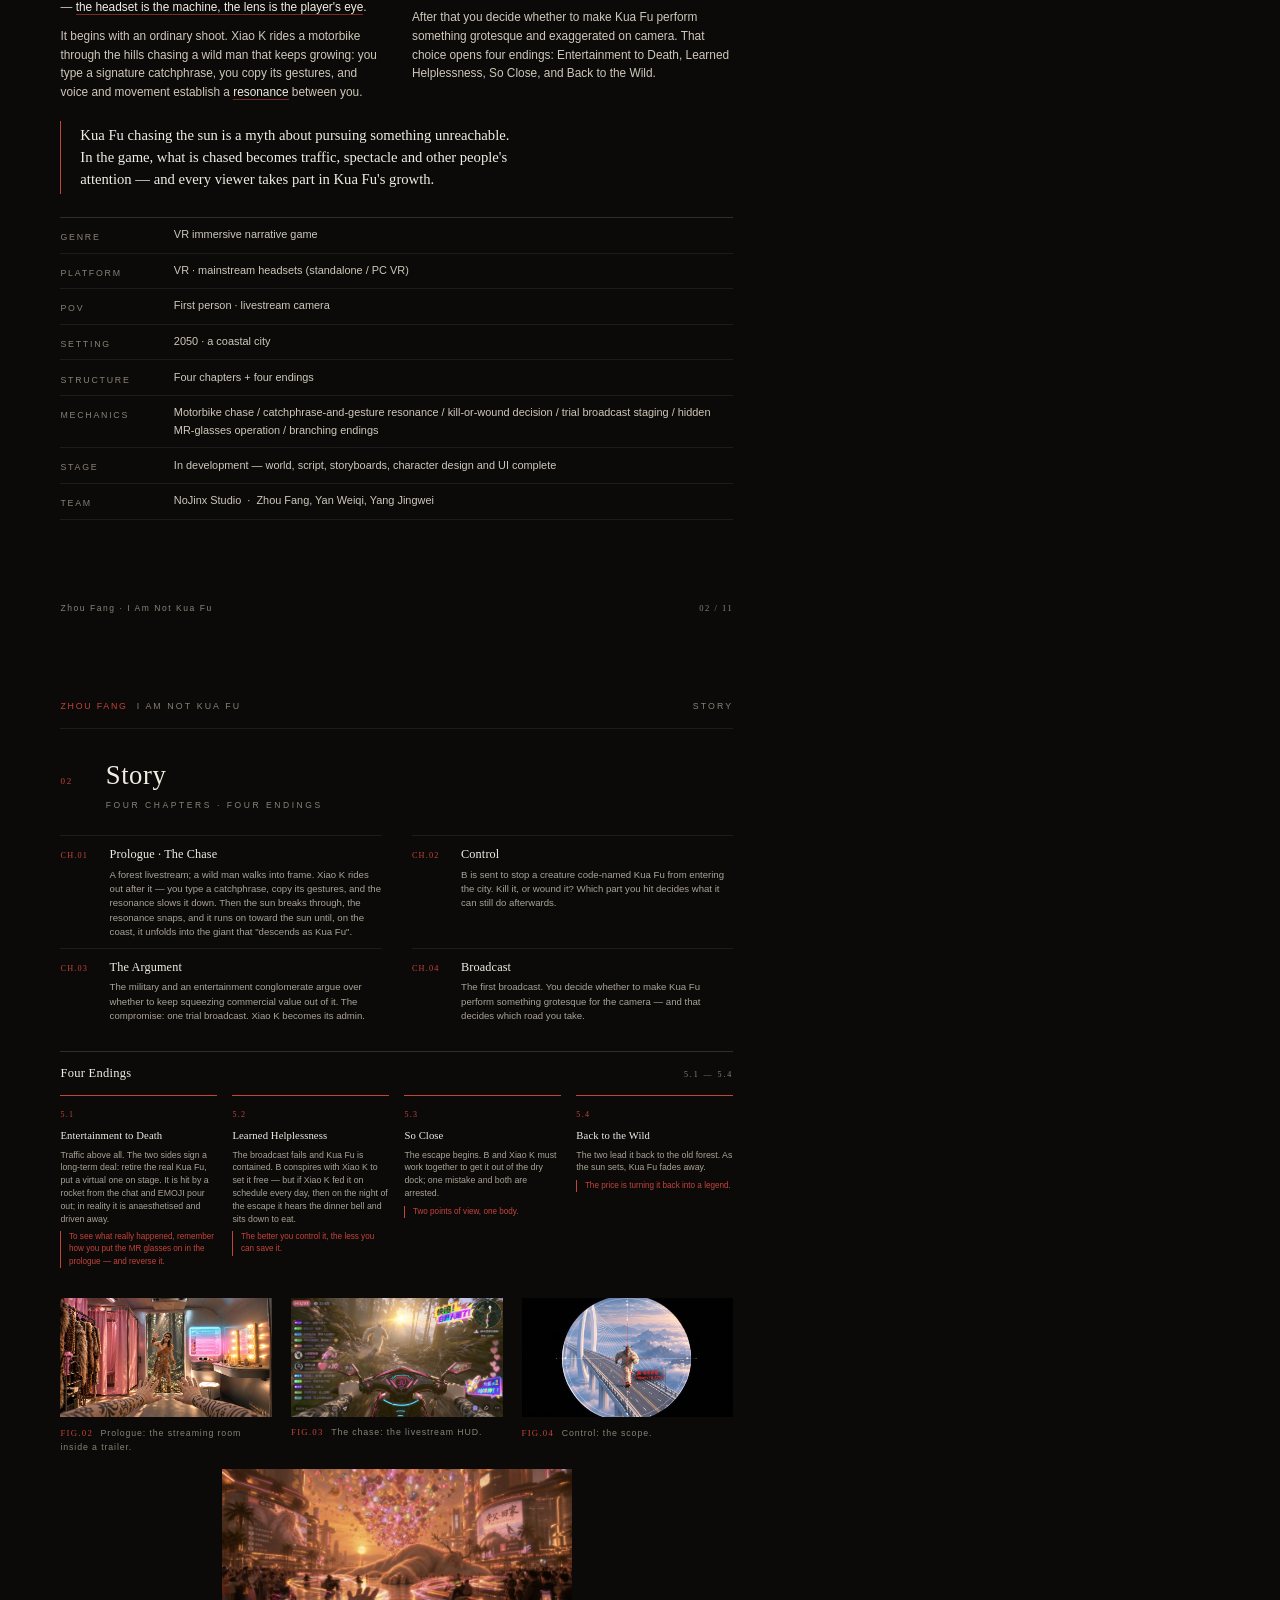
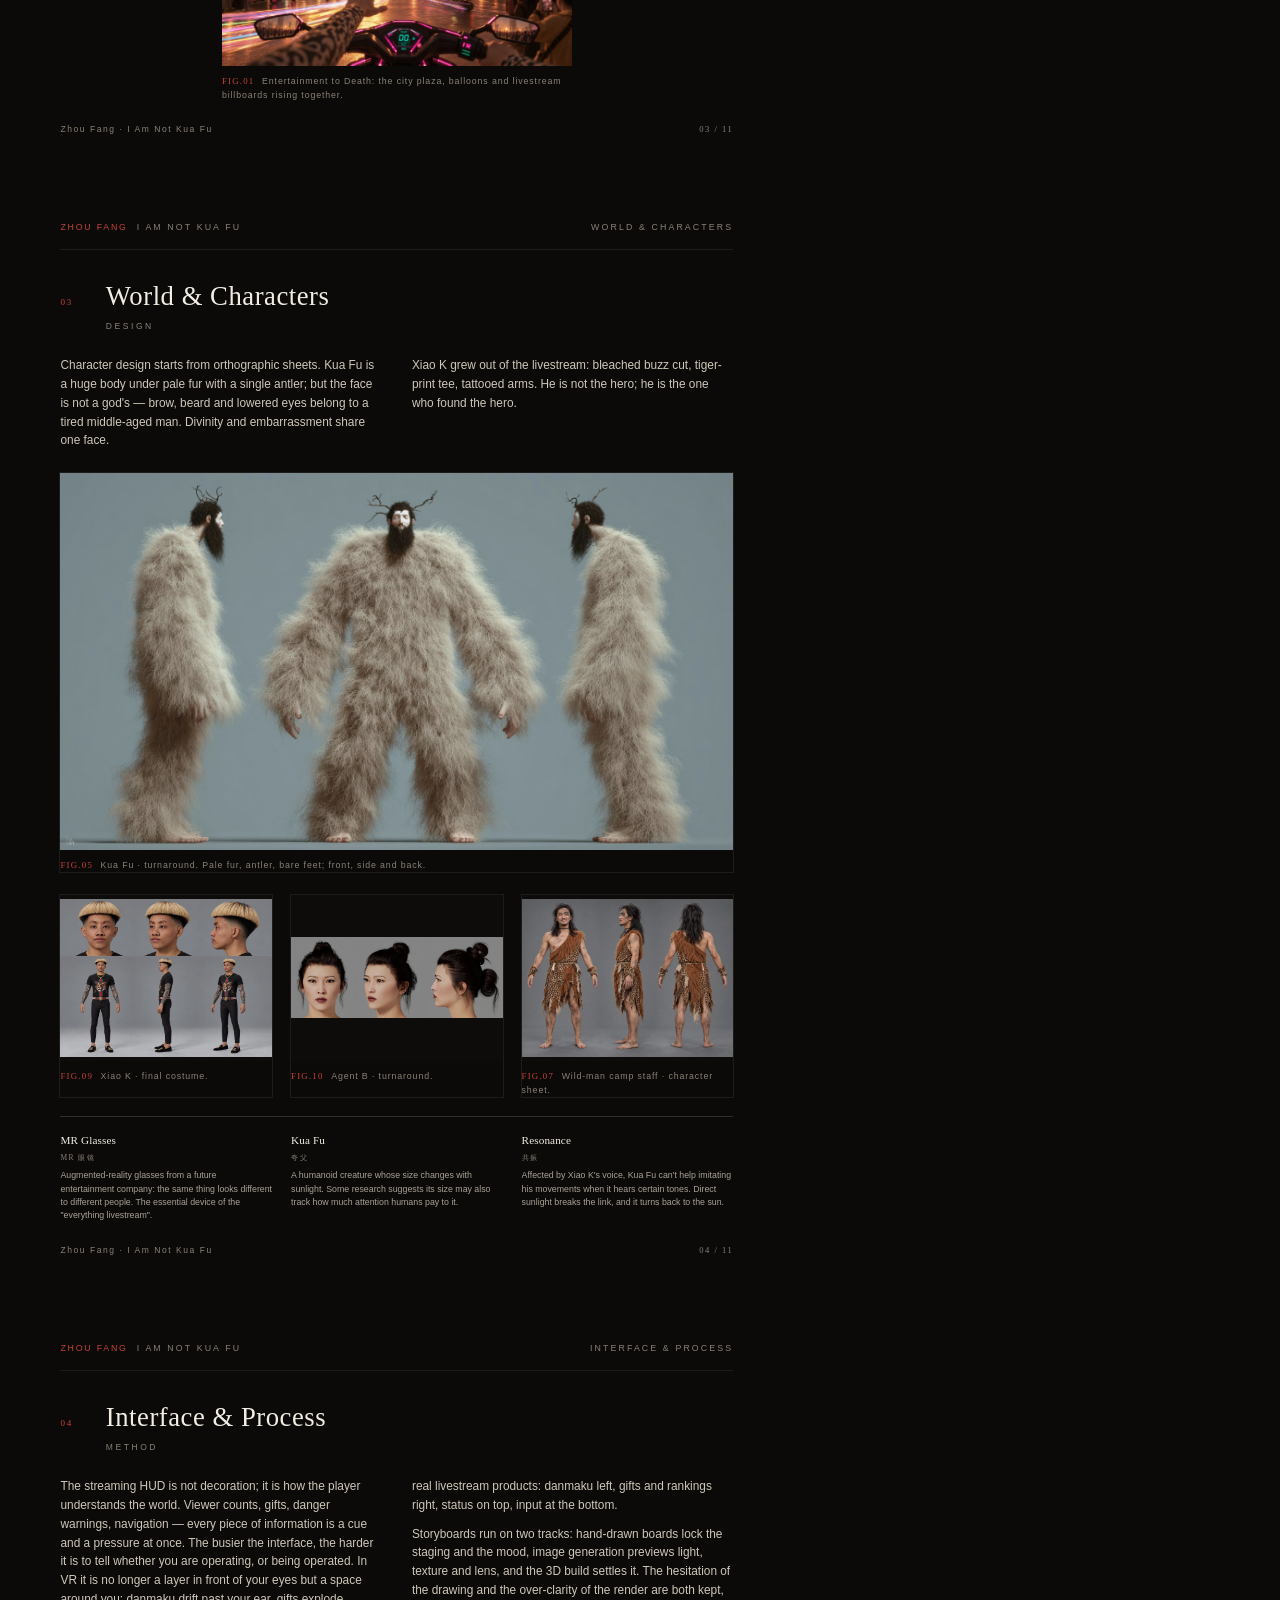
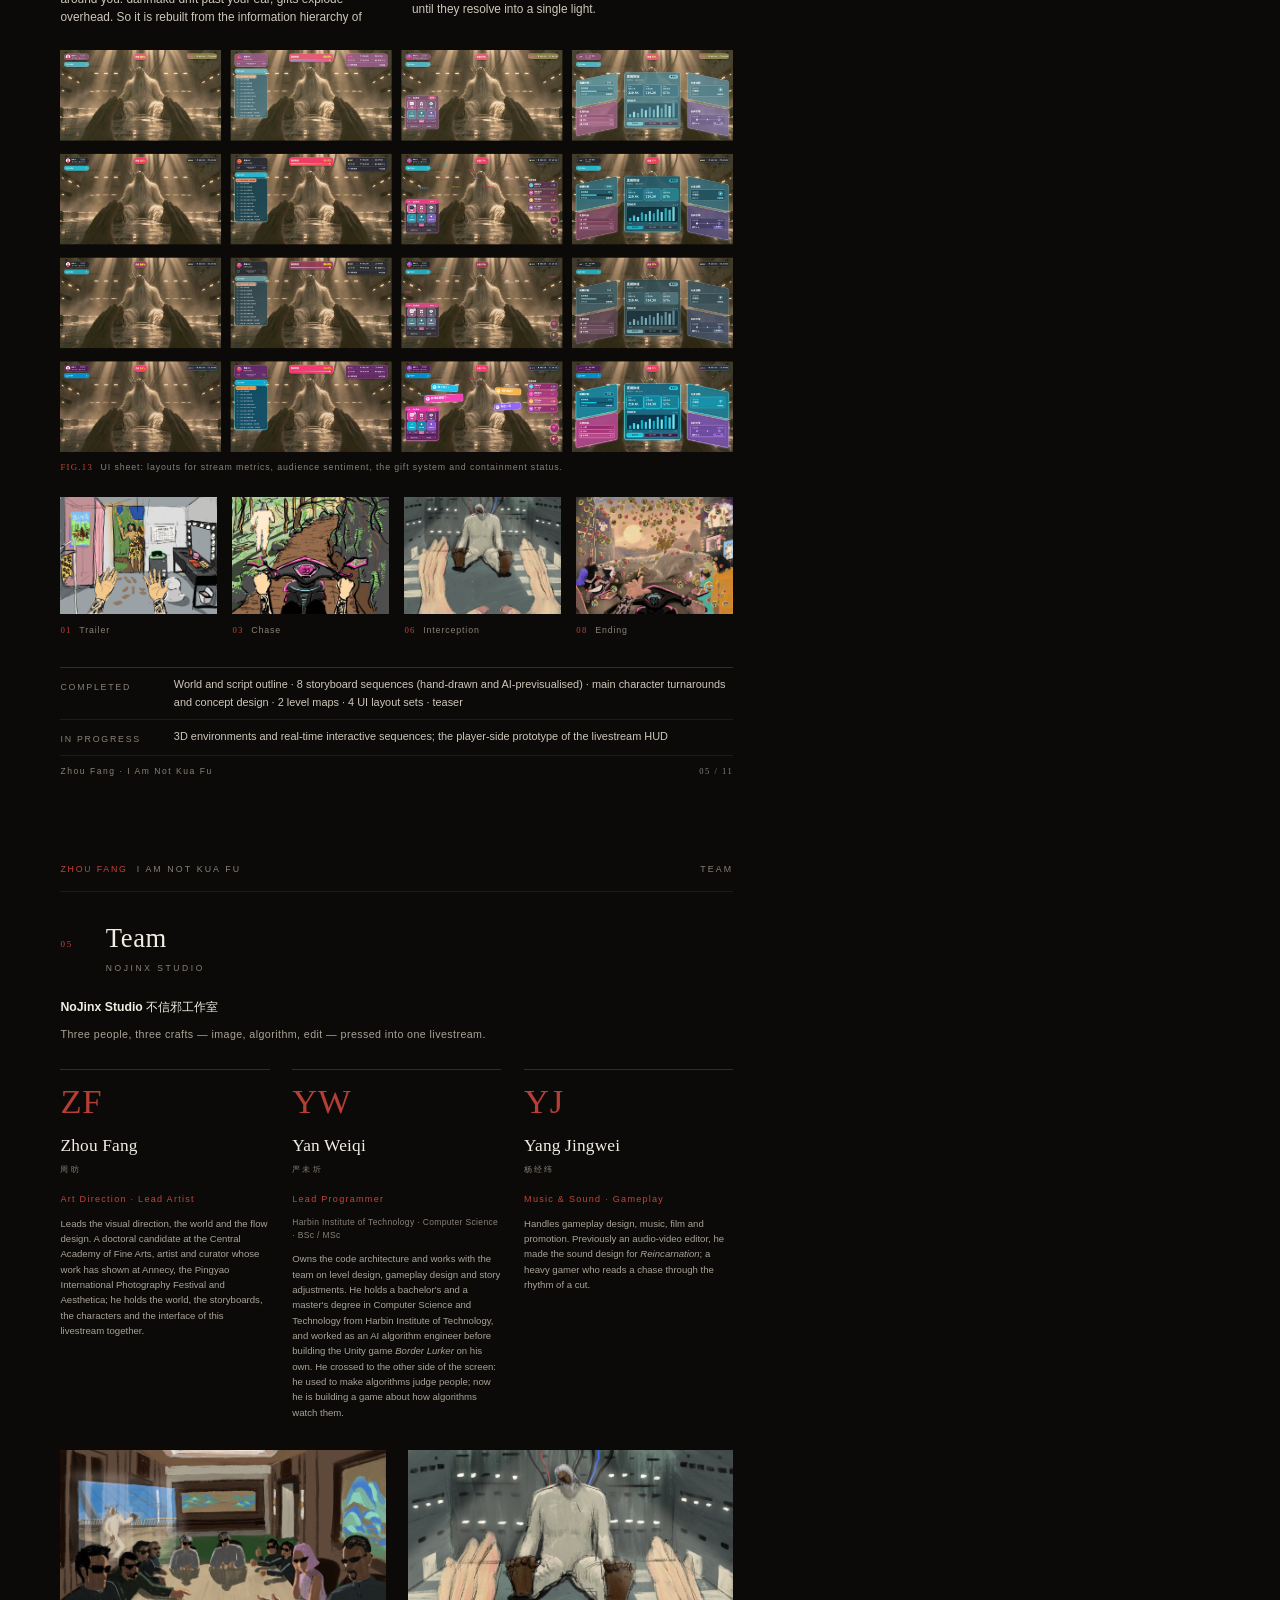
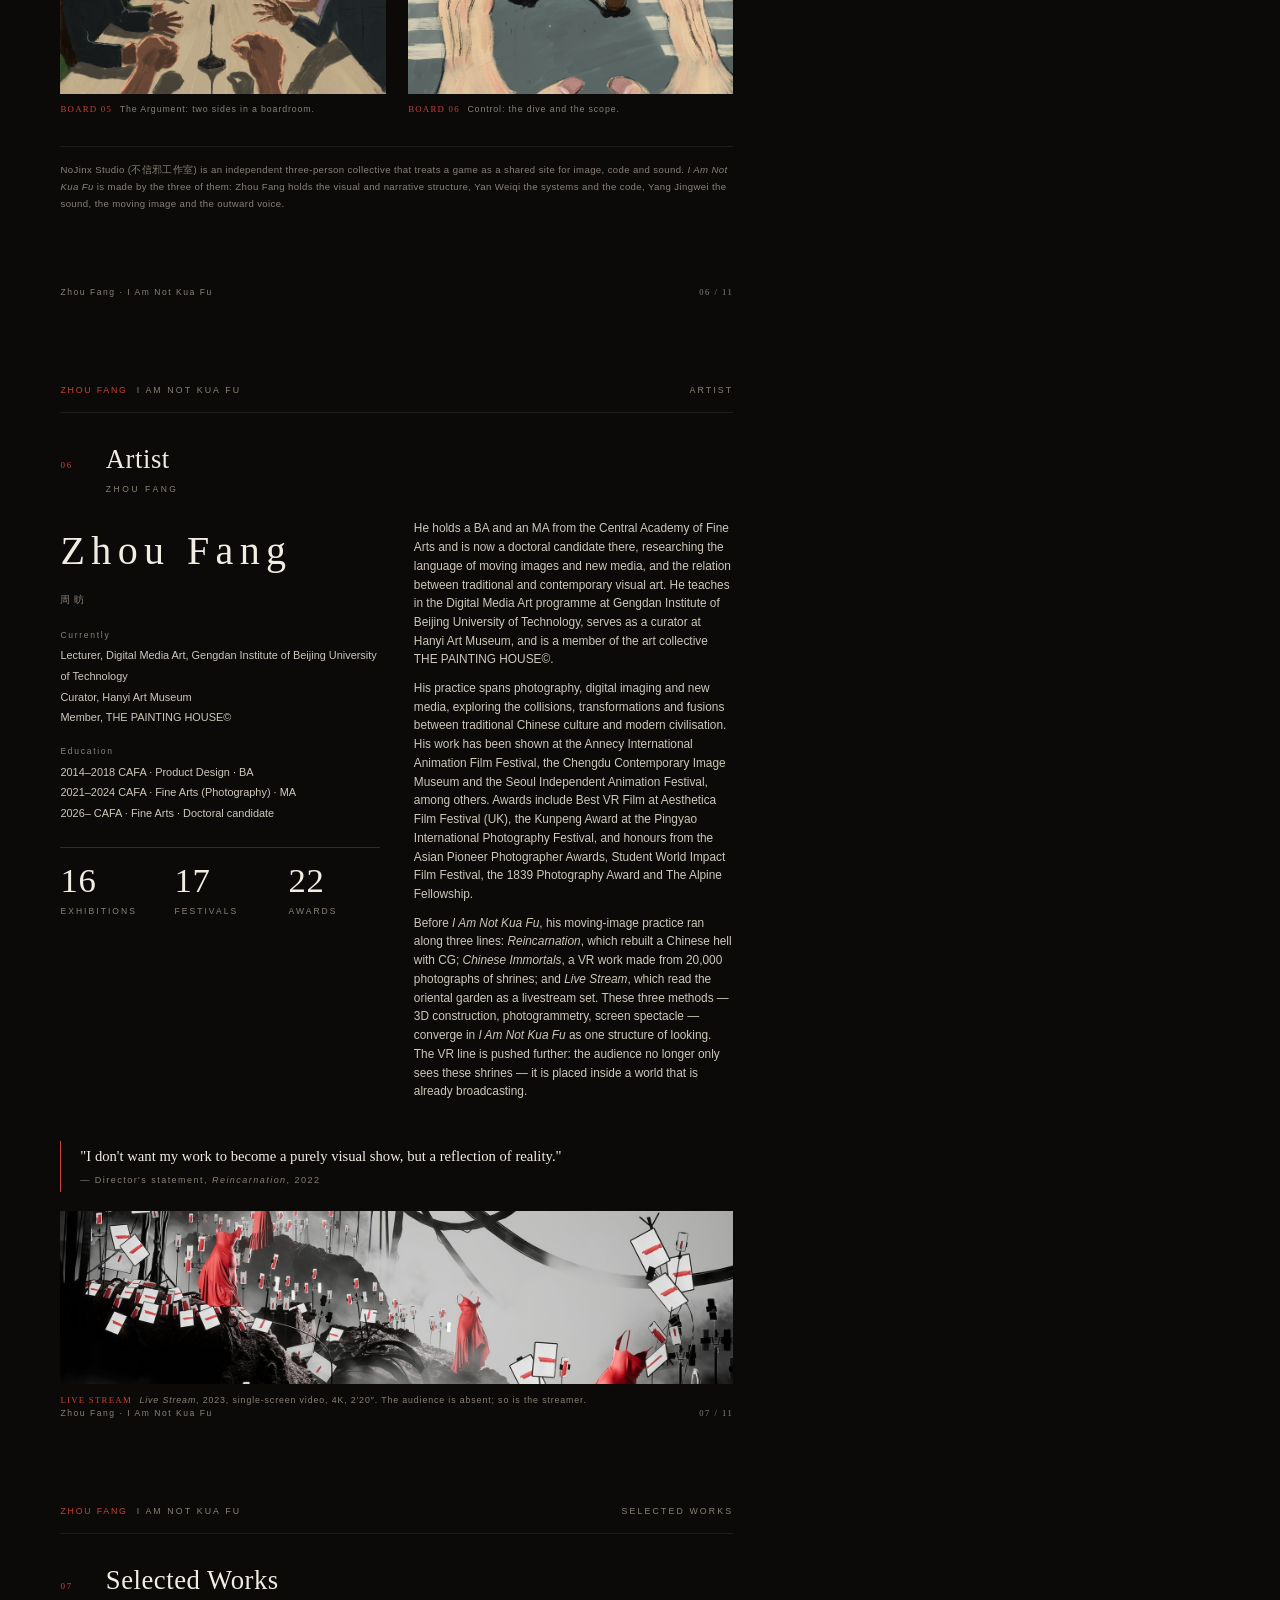
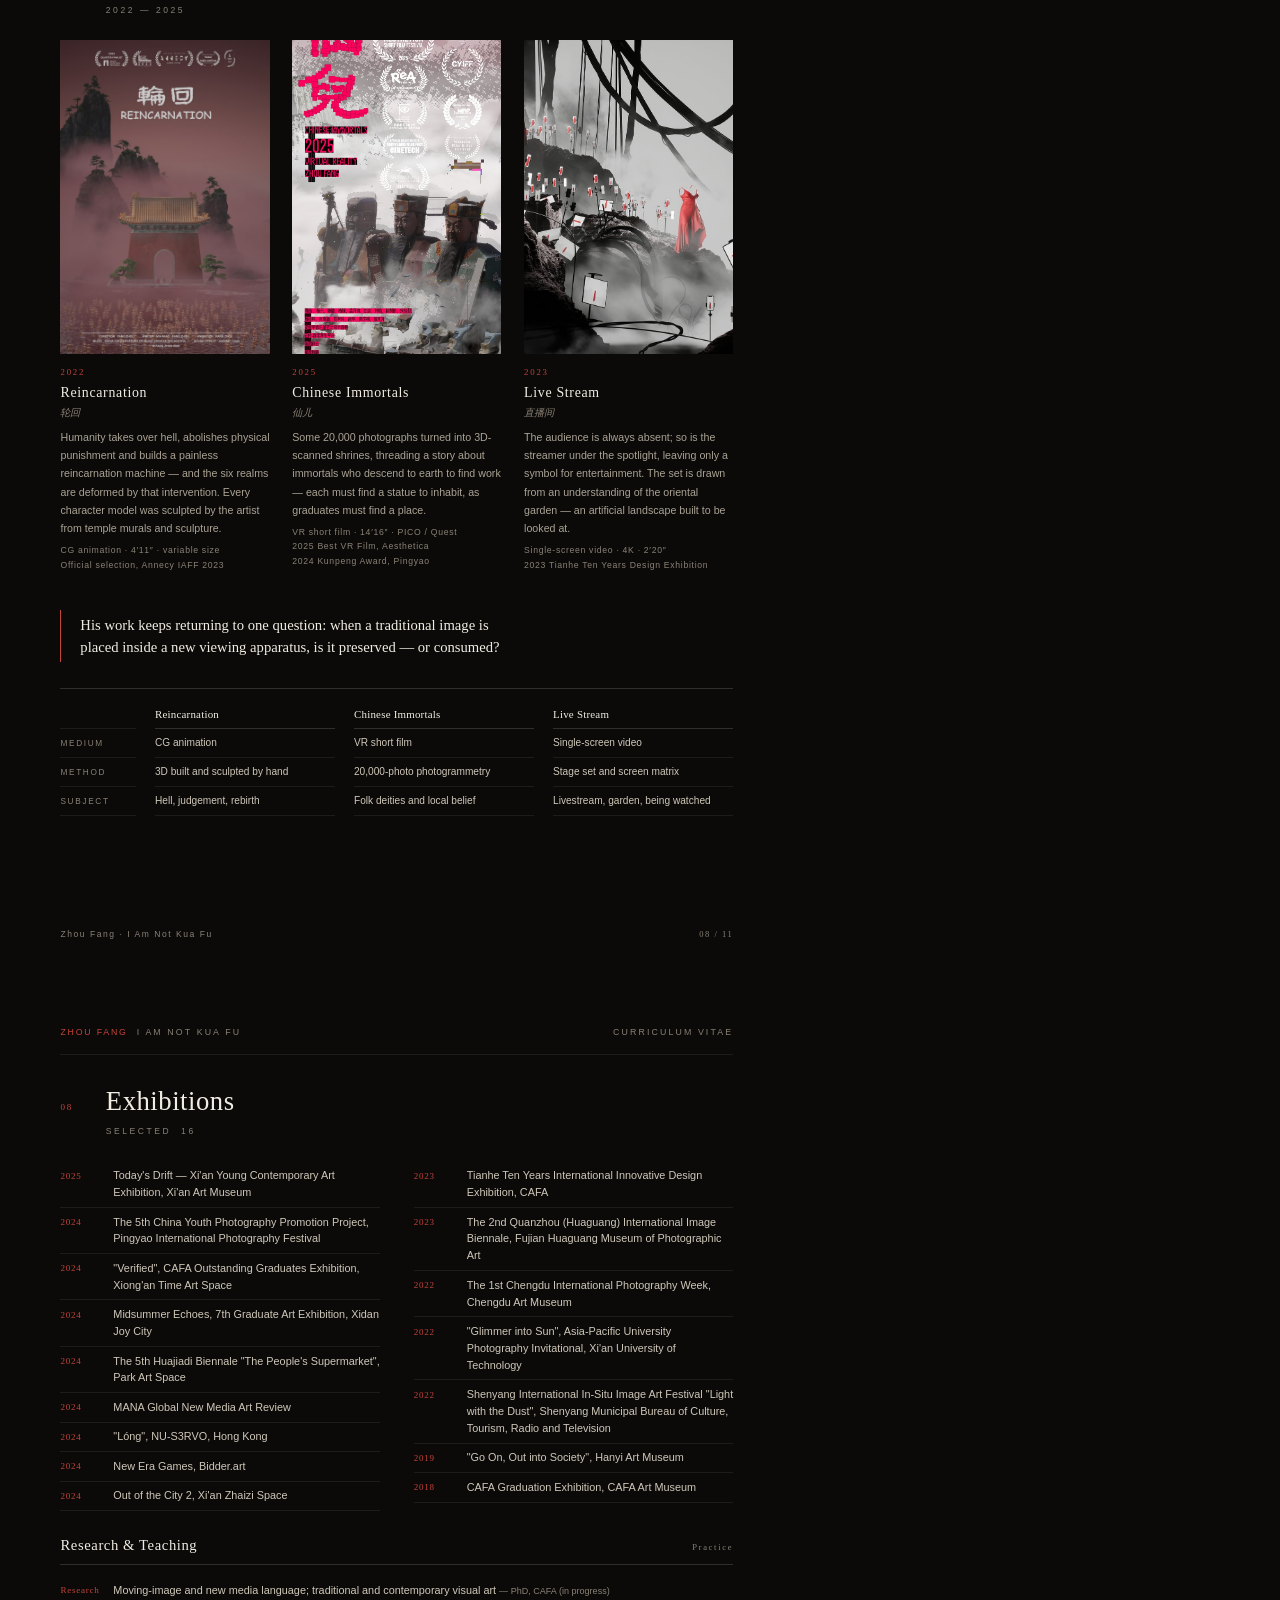
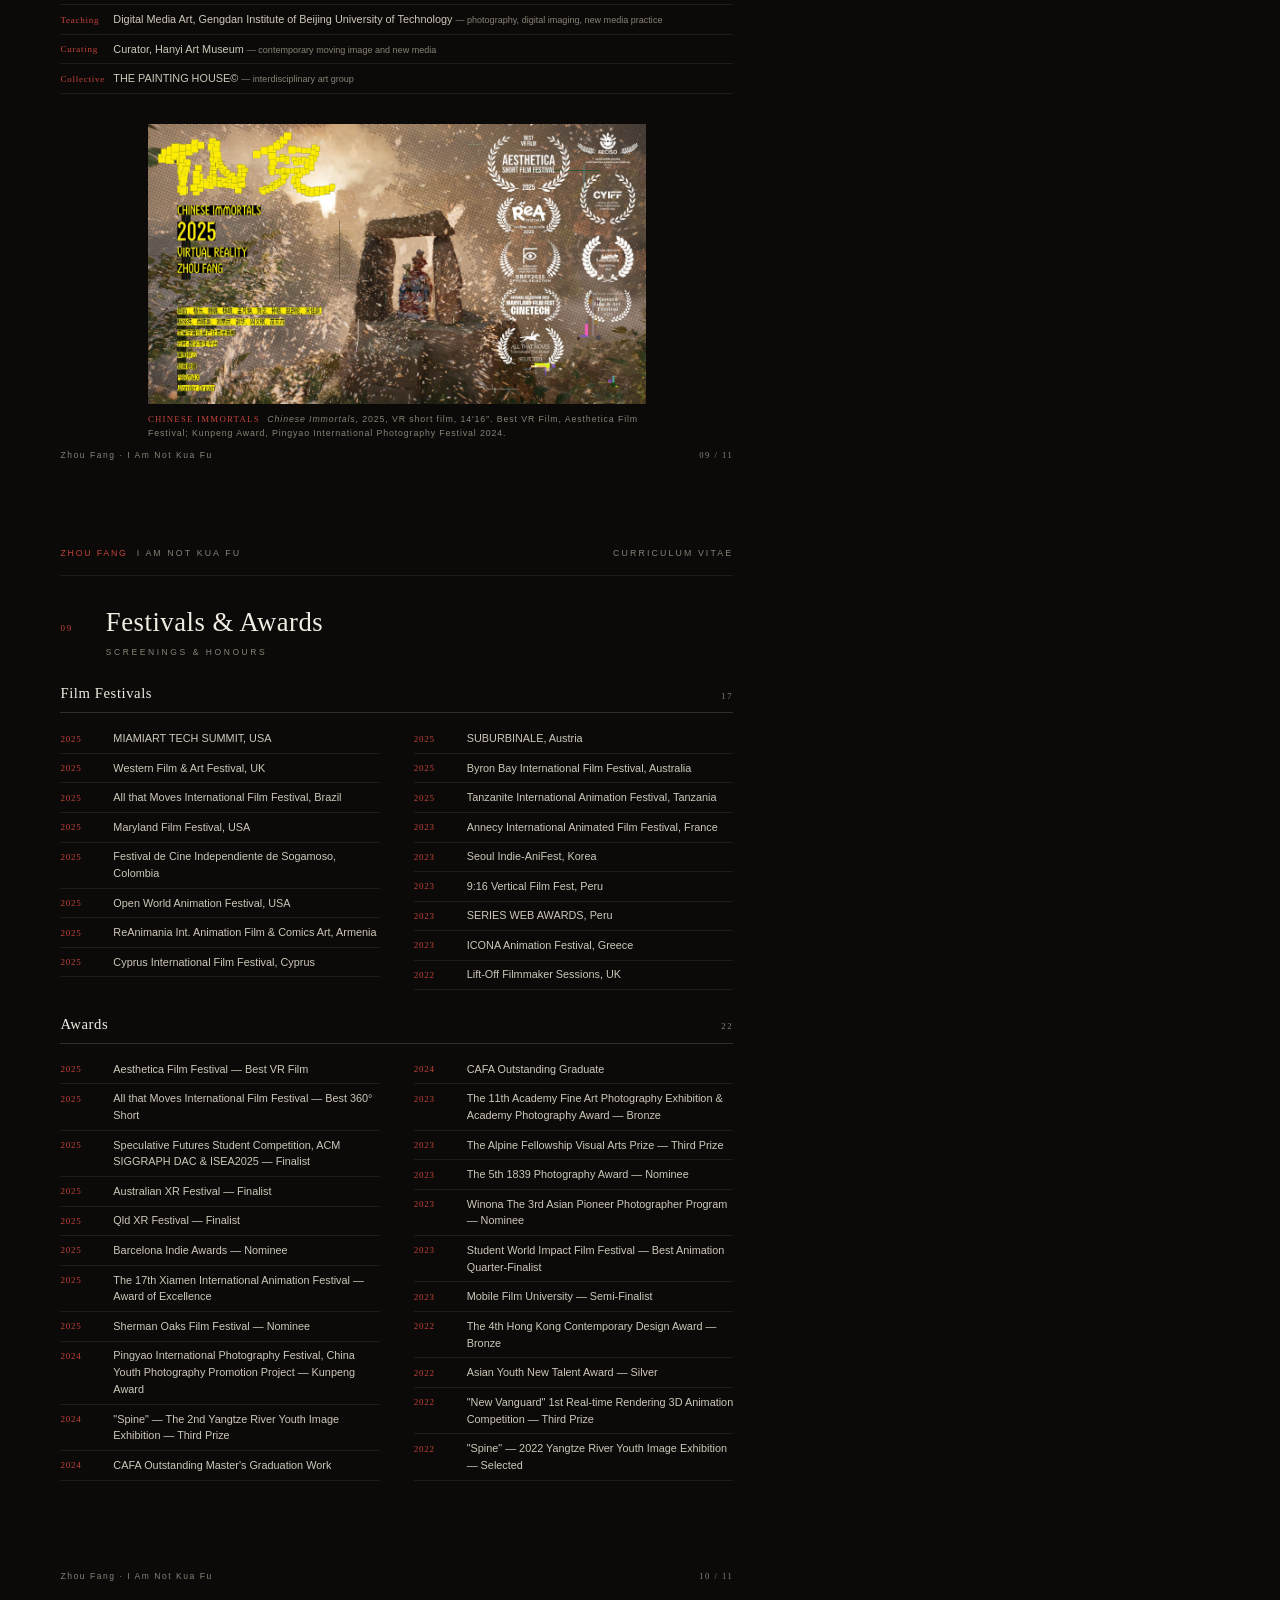
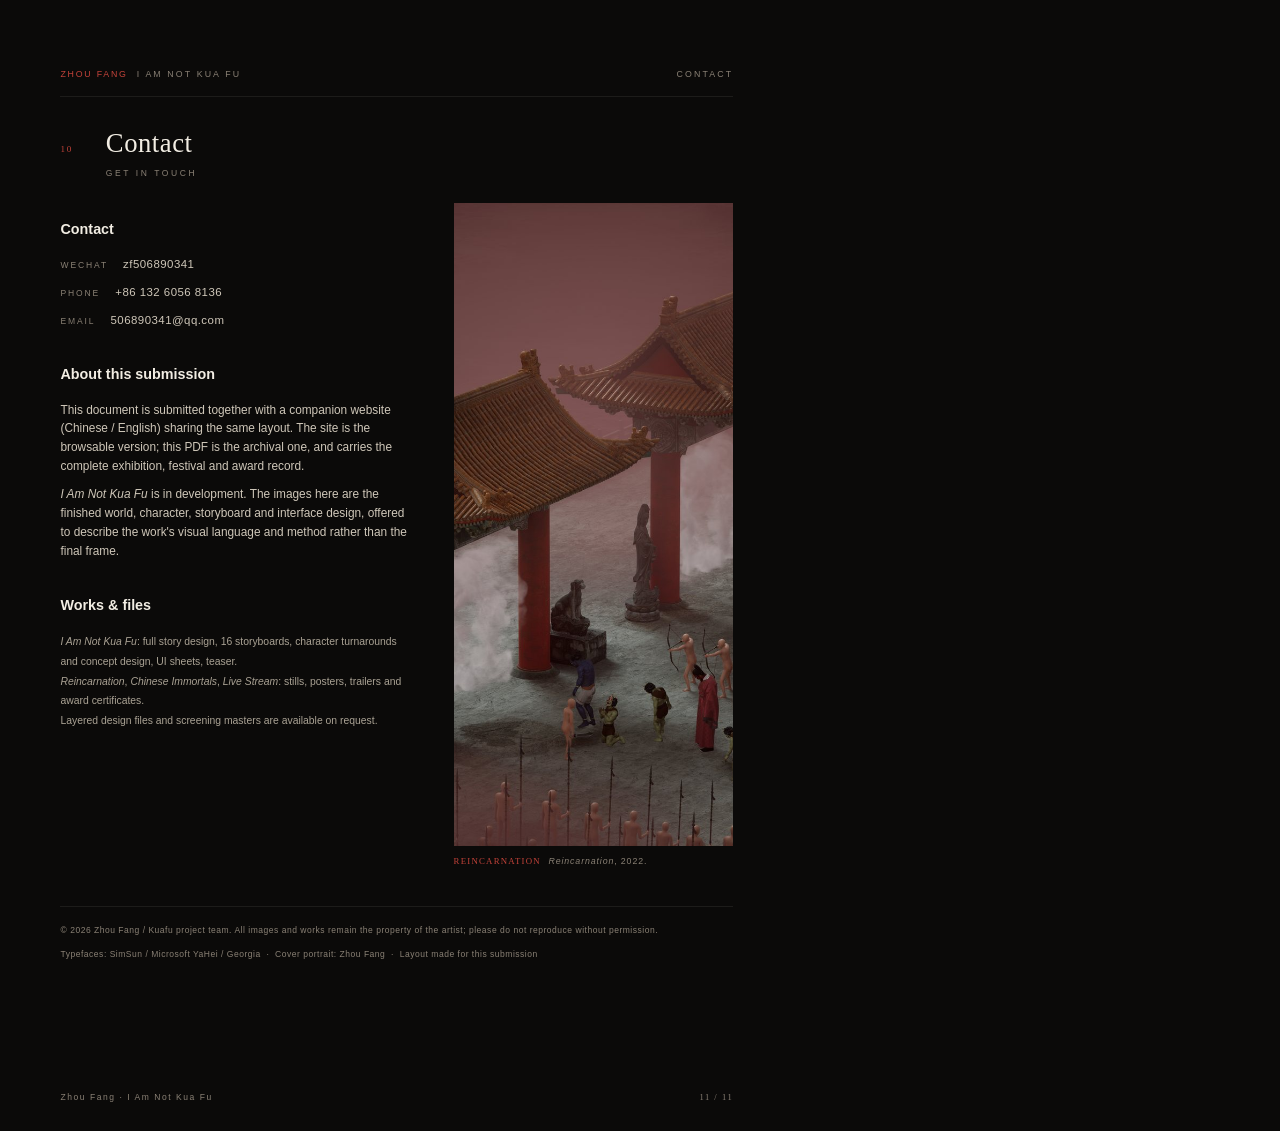
<file: cv-en.html>
﻿<!DOCTYPE html>
<html lang="en">
<head>
<meta charset="utf-8">
<title>Zhou Fang · I Am Not Kua Fu — Portfolio &amp; CV</title>
<link rel="stylesheet" href="assets/cv.css">
</head>
<body class="en">

<!-- ============ 01 COVER ============ -->
<section class="page cover">
  <div class="cover-left">
    <div>
      <div class="eyebrow">Artist Submission</div>
    </div>
    <div class="cover-main">
      <h1>Zhou Fang</h1>
      <div class="latin">周昉</div>
      <div class="latin" style="margin-top:3mm;letter-spacing:.24em;font-size:7.4pt;color:var(--paper)">NOJINX STUDIO &nbsp;不信邪工作室</div>
      <div class="rule"></div>
      <div class="p-label">Work</div>
      <h2>I Am Not Kua Fu</h2>
      <div class="p-en">我不是夸父</div>
      <div class="p-meta">
        <span><em>GENRE</em>VR immersive narrative game</span>
        <span><em>POV</em>First person · livestream camera</span>
        <span><em>SETTING</em>2050</span>
        <span><em>STATUS</em>In development</span>
      </div>
    </div>
    <div class="cover-note">
      This document contains the project statement for <em>I Am Not Kua Fu</em>, its storyboards and character design, and the complete exhibition, festival and award record of Zhou Fang. A companion website (Chinese / English) shares the same layout.
    </div>
    <div class="cover-foot">
      <div><em>WECHAT</em>zf506890341</div>
      <div><em>PHONE</em>+86 132 6056 8136</div>
      <div><em>EMAIL</em>506890341@qq.com</div>
    </div>
  </div>
  <div class="cover-right">
    <img src="assets/portrait.jpg" alt="Portrait of Zhou Fang">
  </div>
</section>

<!-- ============ 02 PROJECT ============ -->
<section class="page">
  <div class="doc-head"><span><b>Zhou Fang</b> &nbsp;I Am Not Kua Fu</span><span>Portfolio &amp; CV &nbsp;2026</span></div>
  <div class="ph">
    <span class="n">01</span>
    <h2>Project</h2>
    <span class="sub">Overview</span>
  </div>

  <p class="lead">One streamer, one wild man,<br>and a chase about being watched.</p>

  <div class="prose two">
    <p><em>I Am Not Kua Fu</em> is a <strong>VR immersive narrative game</strong> whose only narrative interface is a <strong>first-person livestream</strong>. You put on a headset and are dropped straight into Xiao K's stream: a forest in 2050, an ordinary shoot — until a mysterious "wild man" walks into the frame. From then on, everything that happens is watched by the platform, the audience and the algorithm at once.</p>
    <p>It continues the VR method built in <em>Chinese Immortals</em>: that 14-minute piece used 20,000 photographs to scan folk shrines and let the audience walk among them. Here the audience is put inside a machine that is already broadcasting — <strong>the headset is the machine, the lens is the player's eye</strong>.</p>
    <p>It begins with an ordinary shoot. Xiao K rides a motorbike through the hills chasing a wild man that keeps growing: you type a signature catchphrase, you copy its gestures, and voice and movement establish a <strong>resonance</strong> between you. But when the sun comes back out the resonance breaks — it only follows the sun, until on the coast it unfolds into the giant who "descends as Kua Fu".</p>
    <p>You then switch to Agent B, tasked with stopping the creature code-named Kua Fu before it reaches the city: kill, or wound? The body part you hit changes everything that follows. Once subdued, Kua Fu is taken to a <strong>containment centre converted from a vast dry dock</strong>. The military and an entertainment conglomerate argue over its commercial value; the compromise is to let it do one trial broadcast. Xiao K, now a major influencer, becomes its "admin".</p>
    <p>After that you decide whether to make Kua Fu perform something grotesque and exaggerated on camera. That choice opens four endings: Entertainment to Death, Learned Helplessness, So Close, and Back to the Wild.</p>
  </div>

  <p class="quote">Kua Fu chasing the sun is a myth about pursuing something unreachable. In the game, what is chased becomes traffic, spectacle and other people's attention — and every viewer takes part in Kua Fu's growth.</p>

  <dl class="facts mt-6">
    <div><dt>Genre</dt><dd>VR immersive narrative game</dd></div>
    <div><dt>Platform</dt><dd>VR · mainstream headsets (standalone / PC VR)</dd></div>
    <div><dt>POV</dt><dd>First person · livestream camera</dd></div>
    <div><dt>Setting</dt><dd>2050 · a coastal city</dd></div>
    <div><dt>Structure</dt><dd>Four chapters + four endings</dd></div>
    <div><dt>Mechanics</dt><dd>Motorbike chase / catchphrase-and-gesture resonance / kill-or-wound decision / trial broadcast staging / hidden MR-glasses operation / branching endings</dd></div>
    <div><dt>Stage</dt><dd>In development — world, script, storyboards, character design and UI complete</dd></div>
    <div><dt>Team</dt><dd>NoJinx Studio &nbsp;·&nbsp; Zhou Fang, Yan Weiqi, Yang Jingwei</dd></div>
  </dl>

  <div class="folio"><span>Zhou Fang · I Am Not Kua Fu</span><span>02 / 11</span></div>
</section>

<!-- ============ 03 STORY ============ -->
<section class="page">
  <div class="doc-head"><span><b>Zhou Fang</b> &nbsp;I Am Not Kua Fu</span><span>Story</span></div>
  <div class="ph">
    <span class="n">02</span>
    <h2>Story</h2>
    <span class="sub">Four Chapters · Four Endings</span>
  </div>

  <div class="cv-acts">
    <div class="a">
      <div class="no">CH.01</div>
      <div><h3>Prologue · The Chase</h3><p>A forest livestream; a wild man walks into frame. Xiao K rides out after it — you type a catchphrase, copy its gestures, and the resonance slows it down. Then the sun breaks through, the resonance snaps, and it runs on toward the sun until, on the coast, it unfolds into the giant that "descends as Kua Fu".</p></div>
    </div>
    <div class="a">
      <div class="no">CH.02</div>
      <div><h3>Control</h3><p>B is sent to stop a creature code-named Kua Fu from entering the city. Kill it, or wound it? Which part you hit decides what it can still do afterwards.</p></div>
    </div>
    <div class="a">
      <div class="no">CH.03</div>
      <div><h3>The Argument</h3><p>The military and an entertainment conglomerate argue over whether to keep squeezing commercial value out of it. The compromise: one trial broadcast. Xiao K becomes its admin.</p></div>
    </div>
    <div class="a">
      <div class="no">CH.04</div>
      <div><h3>Broadcast</h3><p>The first broadcast. You decide whether to make Kua Fu perform something grotesque for the camera — and that decides which road you take.</p></div>
    </div>
  </div>

  <div class="endg-h">
    <span>Four Endings</span>
    <i>5.1 — 5.4</i>
  </div>
  <div class="cv-endg">
    <div>
      <b>5.1</b>
      <h4>Entertainment to Death</h4>
      <p>Traffic above all. The two sides sign a long-term deal: retire the real Kua Fu, put a virtual one on stage. It is hit by a rocket from the chat and EMOJI pour out; in reality it is anaesthetised and driven away.</p>
      <em>To see what really happened, remember how you put the MR glasses on in the prologue — and reverse it.</em>
    </div>
    <div>
      <b>5.2</b>
      <h4>Learned Helplessness</h4>
      <p>The broadcast fails and Kua Fu is contained. B conspires with Xiao K to set it free — but if Xiao K fed it on schedule every day, then on the night of the escape it hears the dinner bell and sits down to eat.</p>
      <em>The better you control it, the less you can save it.</em>
    </div>
    <div>
      <b>5.3</b>
      <h4>So Close</h4>
      <p>The escape begins. B and Xiao K must work together to get it out of the dry dock; one mistake and both are arrested.</p>
      <em>Two points of view, one body.</em>
    </div>
    <div>
      <b>5.4</b>
      <h4>Back to the Wild</h4>
      <p>The two lead it back to the old forest. As the sun sets, Kua Fu fades away.</p>
      <em>The price is turning it back into a legend.</em>
    </div>
  </div>

  <div class="grid-3 mt-8">
    <figure class="fig"><img src="assets/story-find.jpg" alt=""><figcaption><b>FIG.02</b>Prologue: the streaming room inside a trailer.</figcaption></figure>
    <figure class="fig"><img src="assets/story-chase.jpg" alt=""><figcaption><b>FIG.03</b>The chase: the livestream HUD.</figcaption></figure>
    <figure class="fig"><img src="assets/story-intercept.jpg" alt=""><figcaption><b>FIG.04</b>Control: the scope.</figcaption></figure>
  </div>

  <figure class="fig mt-4 w-52">
    <img src="assets/story-end.jpg" alt="Entertainment ending">
    <figcaption><b>FIG.01</b>Entertainment to Death: the city plaza, balloons and livestream billboards rising together.</figcaption>
  </figure>

  <div class="folio"><span>Zhou Fang · I Am Not Kua Fu</span><span>03 / 11</span></div>
</section>

<!-- ============ 04 WORLD ============ -->
<section class="page">
  <div class="doc-head"><span><b>Zhou Fang</b> &nbsp;I Am Not Kua Fu</span><span>World &amp; Characters</span></div>
  <div class="ph">
    <span class="n">03</span>
    <h2>World &amp; Characters</h2>
    <span class="sub">Design</span>
  </div>

  <div class="prose two">
    <p>Character design starts from orthographic sheets. Kua Fu is a huge body under pale fur with a single antler; but the face is not a god's — brow, beard and lowered eyes belong to a tired middle-aged man. Divinity and embarrassment share one face.</p>
    <p>Xiao K grew out of the livestream: bleached buzz cut, tiger-print tee, tattooed arms. He is not the hero; he is the one who found the hero.</p>
  </div>

  <figure class="fig sheet mt-6">
    <img src="assets/kuafu-sheet.jpg" alt="Kua Fu turnaround">
    <figcaption><b>FIG.05</b>Kua Fu · turnaround. Pale fur, antler, bare feet; front, side and back.</figcaption>
  </figure>

  <div class="grid-3 sheet-row mt-6">
    <figure class="fig sheet"><img src="assets/xiaok.jpg" alt=""><figcaption><b>FIG.09</b>Xiao K · final costume.</figcaption></figure>
    <figure class="fig sheet"><img src="assets/agent-b.jpg" alt=""><figcaption><b>FIG.10</b>Agent B · turnaround.</figcaption></figure>
    <figure class="fig sheet"><img src="assets/wild-staff.jpg" alt=""><figcaption><b>FIG.07</b>Wild-man camp staff · character sheet.</figcaption></figure>
  </div>

  <div class="cv-set">
    <div><h5>MR Glasses<span>MR 眼镜</span></h5><p>Augmented-reality glasses from a future entertainment company: the same thing looks different to different people. The essential device of the "everything livestream".</p></div>
    <div><h5>Kua Fu<span>夸父</span></h5><p>A humanoid creature whose size changes with sunlight. Some research suggests its size may also track how much attention humans pay to it.</p></div>
    <div><h5>Resonance<span>共振</span></h5><p>Affected by Xiao K's voice, Kua Fu can't help imitating his movements when it hears certain tones. Direct sunlight breaks the link, and it turns back to the sun.</p></div>
  </div>

  <div class="folio"><span>Zhou Fang · I Am Not Kua Fu</span><span>04 / 11</span></div>
</section>

<!-- ============ 05 INTERFACE ============ -->
<section class="page">
  <div class="doc-head"><span><b>Zhou Fang</b> &nbsp;I Am Not Kua Fu</span><span>Interface &amp; Process</span></div>
  <div class="ph">
    <span class="n">04</span>
    <h2>Interface &amp; Process</h2>
    <span class="sub">Method</span>
  </div>

  <div class="prose two">
    <p>The streaming HUD is not decoration; it is how the player understands the world. Viewer counts, gifts, danger warnings, navigation — every piece of information is a cue and a pressure at once. The busier the interface, the harder it is to tell whether you are operating, or being operated. In VR it is no longer a layer in front of your eyes but a space around you: danmaku drift past your ear, gifts explode overhead. So it is rebuilt from the information hierarchy of real livestream products: danmaku left, gifts and rankings right, status on top, input at the bottom.</p>
    <p>Storyboards run on two tracks: hand-drawn boards lock the staging and the mood, image generation previews light, texture and lens, and the 3D build settles it. The hesitation of the drawing and the over-clarity of the render are both kept, until they resolve into a single light.</p>
  </div>

  <figure class="fig mt-6">
    <img src="assets/ui.jpg" alt="UI sheet">
    <figcaption><b>FIG.13</b>UI sheet: layouts for stream metrics, audience sentiment, the gift system and containment status.</figcaption>
  </figure>

  <div class="grid-4 mt-6">
    <figure class="fig"><img src="assets/sk-01.jpg" alt=""><figcaption><b>01</b>Trailer</figcaption></figure>
    <figure class="fig"><img src="assets/sk-03.jpg" alt=""><figcaption><b>03</b>Chase</figcaption></figure>
    <figure class="fig"><img src="assets/sk-06.jpg" alt=""><figcaption><b>06</b>Interception</figcaption></figure>
    <figure class="fig"><img src="assets/sk-08.jpg" alt=""><figcaption><b>08</b>Ending</figcaption></figure>
  </div>

  <dl class="facts mt-8">
    <div><dt>Completed</dt><dd>World and script outline · 8 storyboard sequences (hand-drawn and AI-previsualised) · main character turnarounds and concept design · 2 level maps · 4 UI layout sets · teaser</dd></div>
    <div><dt>In progress</dt><dd>3D environments and real-time interactive sequences; the player-side prototype of the livestream HUD</dd></div>
  </dl>

  <div class="folio"><span>Zhou Fang · I Am Not Kua Fu</span><span>05 / 11</span></div>
</section>

<!-- ============ 06 TEAM ============ -->
<section class="page">
  <div class="doc-head"><span><b>Zhou Fang</b> &nbsp;I Am Not Kua Fu</span><span>Team</span></div>
  <div class="ph">
    <span class="n">05</span>
    <h2>Team</h2>
    <span class="sub">NoJinx Studio</span>
  </div>

  <div class="studio-bar">
    <b>NoJinx Studio</b>
    <span class="latin">不信邪工作室</span>
  </div>
  <p class="studio-line">Three people, three crafts — image, algorithm, edit — pressed into one livestream.</p>

  <div class="team-grid">
    <article class="tm">
      <div class="ini">ZF</div>
      <h3>Zhou Fang</h3>
      <div class="py">周昉</div>
      <div class="rl">Art Direction · Lead Artist</div>
      <p>Leads the visual direction, the world and the flow design. A doctoral candidate at the Central Academy of Fine Arts, artist and curator whose work has shown at Annecy, the Pingyao International Photography Festival and Aesthetica; he holds the world, the storyboards, the characters and the interface of this livestream together.</p>
    </article>
    <article class="tm">
      <div class="ini">YW</div>
      <h3>Yan Weiqi</h3>
      <div class="py">严未圻</div>
      <div class="rl">Lead Programmer</div>
      <div class="edu">Harbin Institute of Technology · Computer Science · BSc / MSc</div>
      <p>Owns the code architecture and works with the team on level design, gameplay design and story adjustments. He holds a bachelor's and a master's degree in Computer Science and Technology from Harbin Institute of Technology, and worked as an AI algorithm engineer before building the Unity game <em>Border Lurker</em> on his own. He crossed to the other side of the screen: he used to make algorithms judge people; now he is building a game about how algorithms watch them.</p>
    </article>
    <article class="tm">
      <div class="ini">YJ</div>
      <h3>Yang Jingwei</h3>
      <div class="py">杨经纬</div>
      <div class="rl">Music &amp; Sound · Gameplay</div>
      <p>Handles gameplay design, music, film and promotion. Previously an audio-video editor, he made the sound design for <em>Reincarnation</em>; a heavy gamer who reads a chase through the rhythm of a cut.</p>
    </article>
  </div>

    <div class="grid-2 mt-8">
    <figure class="fig"><img src="assets/sk-05.jpg" alt=""><figcaption><b>BOARD 05</b>The Argument: two sides in a boardroom.</figcaption></figure>
    <figure class="fig"><img src="assets/sk-06.jpg" alt=""><figcaption><b>BOARD 06</b>Control: the dive and the scope.</figcaption></figure>
  </div>

  <div class="team-note">
    NoJinx Studio (不信邪工作室) is an independent three-person collective that treats a game as a shared site for image, code and sound. <em>I Am Not Kua Fu</em> is made by the three of them: Zhou Fang holds the visual and narrative structure, Yan Weiqi the systems and the code, Yang Jingwei the sound, the moving image and the outward voice.
  </div>

  <div class="folio"><span>Zhou Fang · I Am Not Kua Fu</span><span>06 / 11</span></div>
</section>

<!-- ============ 07 ARTIST ============ -->
<section class="page">
  <div class="doc-head"><span><b>Zhou Fang</b> &nbsp;I Am Not Kua Fu</span><span>Artist</span></div>
  <div class="ph">
    <span class="n">06</span>
    <h2>Artist</h2>
    <span class="sub">Zhou Fang</span>
  </div>

  <div class="artist-grid">
    <div class="name-block">
      <h1>Zhou Fang</h1>
      <div class="latin">周昉</div>
      <div class="roles">
        <em>Currently</em>
        Lecturer, Digital Media Art, Gengdan Institute of Beijing University of Technology<br>
        Curator, Hanyi Art Museum<br>
        Member, THE PAINTING HOUSE©
        <em style="margin-top:4mm">Education</em>
        2014–2018 CAFA · Product Design · BA<br>
        2021–2024 CAFA · Fine Arts (Photography) · MA<br>
        2026– CAFA · Fine Arts · Doctoral candidate
      </div>
      <div class="stats">
        <div class="stat"><b>16</b><i>Exhibitions</i></div>
        <div class="stat"><b>17</b><i>Festivals</i></div>
        <div class="stat"><b>22</b><i>Awards</i></div>
      </div>
    </div>
    <div class="prose">
      <p>He holds a BA and an MA from the Central Academy of Fine Arts and is now a doctoral candidate there, researching the language of moving images and new media, and the relation between traditional and contemporary visual art. He teaches in the Digital Media Art programme at Gengdan Institute of Beijing University of Technology, serves as a curator at Hanyi Art Museum, and is a member of the art collective THE PAINTING HOUSE©.</p>
      <p>His practice spans photography, digital imaging and new media, exploring the collisions, transformations and fusions between traditional Chinese culture and modern civilisation. His work has been shown at the Annecy International Animation Film Festival, the Chengdu Contemporary Image Museum and the Seoul Independent Animation Festival, among others. Awards include Best VR Film at Aesthetica Film Festival (UK), the Kunpeng Award at the Pingyao International Photography Festival, and honours from the Asian Pioneer Photographer Awards, Student World Impact Film Festival, the 1839 Photography Award and The Alpine Fellowship.</p>
      <p>Before <em>I Am Not Kua Fu</em>, his moving-image practice ran along three lines: <em>Reincarnation</em>, which rebuilt a Chinese hell with CG; <em>Chinese Immortals</em>, a VR work made from 20,000 photographs of shrines; and <em>Live Stream</em>, which read the oriental garden as a livestream set. These three methods — 3D construction, photogrammetry, screen spectacle — converge in <em>I Am Not Kua Fu</em> as one structure of looking. The VR line is pushed further: the audience no longer only sees these shrines — it is placed inside a world that is already broadcasting.</p>
    </div>
  </div>

  <p class="quote mt-8" style="max-width:152mm">"I don't want my work to become a purely visual show, but a reflection of reality."<span style="display:block;font-family:var(--sans-en);font-size:6.8pt;letter-spacing:.16em;color:var(--mute);margin-top:2mm">— Director's statement, <em>Reincarnation</em>, 2022</span></p>

  <figure class="fig band">
    <img src="assets/work-live-stream.jpg" alt="Live Stream">
    <figcaption><b>LIVE STREAM</b><em>Live Stream</em>, 2023, single-screen video, 4K, 2′20″. The audience is absent; so is the streamer.</figcaption>
  </figure>

  <div class="folio"><span>Zhou Fang · I Am Not Kua Fu</span><span>07 / 11</span></div>
</section>

<!-- ============ 07 WORKS ============ -->
<section class="page">
  <div class="doc-head"><span><b>Zhou Fang</b> &nbsp;I Am Not Kua Fu</span><span>Selected Works</span></div>
  <div class="ph">
    <span class="n">07</span>
    <h2>Selected Works</h2>
    <span class="sub">2022 — 2025</span>
  </div>

  <div class="works">
    <article class="work">
      <div class="poster"><img src="assets/work-reincarnation.jpg" alt="Reincarnation"></div>
      <div class="yr">2022</div>
      <h3>Reincarnation</h3>
      <div class="en-t">轮回</div>
      <p>Humanity takes over hell, abolishes physical punishment and builds a painless reincarnation machine — and the six realms are deformed by that intervention. Every character model was sculpted by the artist from temple murals and sculpture.</p>
      <div class="spec">CG animation · 4′11″ · variable size<br>Official selection, Annecy IAFF 2023</div>
    </article>
    <article class="work">
      <div class="poster"><img src="assets/work-chinese-immortals.jpg" alt="Chinese Immortals"></div>
      <div class="yr">2025</div>
      <h3>Chinese Immortals</h3>
      <div class="en-t">仙儿</div>
      <p>Some 20,000 photographs turned into 3D-scanned shrines, threading a story about immortals who descend to earth to find work — each must find a statue to inhabit, as graduates must find a place.</p>
      <div class="spec">VR short film · 14′16″ · PICO / Quest<br>2025 Best VR Film, Aesthetica<br>2024 Kunpeng Award, Pingyao</div>
    </article>
    <article class="work">
      <div class="poster"><img src="assets/work-live-stream.jpg" alt="Live Stream"></div>
      <div class="yr">2023</div>
      <h3>Live Stream</h3>
      <div class="en-t">直播间</div>
      <p>The audience is always absent; so is the streamer under the spotlight, leaving only a symbol for entertainment. The set is drawn from an understanding of the oriental garden — an artificial landscape built to be looked at.</p>
      <div class="spec">Single-screen video · 4K · 2′20″<br>2023 Tianhe Ten Years Design Exhibition</div>
    </article>
  </div>

  <p class="quote mt-10">His work keeps returning to one question: when a traditional image is placed inside a new viewing apparatus, is it preserved — or consumed?</p>

  <div class="practice">
    <div></div>
    <div class="h">Reincarnation</div>
    <div class="h">Chinese Immortals</div>
    <div class="h">Live Stream</div>
    <div class="k">Medium</div>
    <div>CG animation</div>
    <div>VR short film</div>
    <div>Single-screen video</div>
    <div class="k">Method</div>
    <div>3D built and sculpted by hand</div>
    <div>20,000-photo photogrammetry</div>
    <div>Stage set and screen matrix</div>
    <div class="k">Subject</div>
    <div>Hell, judgement, rebirth</div>
    <div>Folk deities and local belief</div>
    <div>Livestream, garden, being watched</div>
  </div>

  <div class="folio"><span>Zhou Fang · I Am Not Kua Fu</span><span>08 / 11</span></div>
</section>

<!-- ============ 08 EXHIBITIONS ============ -->
<section class="page">
  <div class="doc-head"><span><b>Zhou Fang</b> &nbsp;I Am Not Kua Fu</span><span>Curriculum Vitae</span></div>
  <div class="ph">
    <span class="n">08</span>
    <h2>Exhibitions</h2>
    <span class="sub">Selected &nbsp;16</span>
  </div>

  <div class="cv-list">
    <div><span class="y">2025</span><span class="t">Today's Drift — Xi'an Young Contemporary Art Exhibition, Xi'an Art Museum</span></div>
    <div><span class="y">2024</span><span class="t">The 5th China Youth Photography Promotion Project, Pingyao International Photography Festival</span></div>
    <div><span class="y">2024</span><span class="t">"Verified", CAFA Outstanding Graduates Exhibition, Xiong'an Time Art Space</span></div>
    <div><span class="y">2024</span><span class="t">Midsummer Echoes, 7th Graduate Art Exhibition, Xidan Joy City</span></div>
    <div><span class="y">2024</span><span class="t">The 5th Huajiadi Biennale "The People's Supermarket", Park Art Space</span></div>
    <div><span class="y">2024</span><span class="t">MANA Global New Media Art Review</span></div>
    <div><span class="y">2024</span><span class="t">"Lóng", NU-S3RVO, Hong Kong</span></div>
    <div><span class="y">2024</span><span class="t">New Era Games, Bidder.art</span></div>
    <div><span class="y">2024</span><span class="t">Out of the City 2, Xi'an Zhaizi Space</span></div>
    <div><span class="y">2023</span><span class="t">Tianhe Ten Years International Innovative Design Exhibition, CAFA</span></div>
    <div><span class="y">2023</span><span class="t">The 2nd Quanzhou (Huaguang) International Image Biennale, Fujian Huaguang Museum of Photographic Art</span></div>
    <div><span class="y">2022</span><span class="t">The 1st Chengdu International Photography Week, Chengdu Art Museum</span></div>
    <div><span class="y">2022</span><span class="t">"Glimmer into Sun", Asia-Pacific University Photography Invitational, Xi'an University of Technology</span></div>
    <div><span class="y">2022</span><span class="t">Shenyang International In-Situ Image Art Festival "Light with the Dust", Shenyang Municipal Bureau of Culture, Tourism, Radio and Television</span></div>
    <div><span class="y">2019</span><span class="t">"Go On, Out into Society", Hanyi Art Museum</span></div>
    <div><span class="y">2018</span><span class="t">CAFA Graduation Exhibition, CAFA Art Museum</span></div>
  </div>

  <div class="cv-sec">
    <h3>Research &amp; Teaching <span>Practice</span></h3>
    <div class="cv-list one">
      <div><span class="y">Research</span><span class="t">Moving-image and new media language; traditional and contemporary visual art <i>— PhD, CAFA (in progress)</i></span></div>
      <div><span class="y">Teaching</span><span class="t">Digital Media Art, Gengdan Institute of Beijing University of Technology <i>— photography, digital imaging, new media practice</i></span></div>
      <div><span class="y">Curating</span><span class="t">Curator, Hanyi Art Museum <i>— contemporary moving image and new media</i></span></div>
      <div><span class="y">Collective</span><span class="t">THE PAINTING HOUSE© <i>— interdisciplinary art group</i></span></div>
    </div>
  </div>

  <figure class="fig band band-auto w-80 mt-8">
    <img src="assets/xian-landscape.jpg" alt="Chinese Immortals">
    <figcaption><b>CHINESE IMMORTALS</b><em>Chinese Immortals</em>, 2025, VR short film, 14′16″. Best VR Film, Aesthetica Film Festival; Kunpeng Award, Pingyao International Photography Festival 2024.</figcaption>
  </figure>

  <div class="folio"><span>Zhou Fang · I Am Not Kua Fu</span><span>09 / 11</span></div>
</section>

<!-- ============ 09 FESTIVALS + AWARDS ============ -->
<section class="page">
  <div class="doc-head"><span><b>Zhou Fang</b> &nbsp;I Am Not Kua Fu</span><span>Curriculum Vitae</span></div>
  <div class="ph">
    <span class="n">09</span>
    <h2>Festivals &amp; Awards</h2>
    <span class="sub">Screenings &amp; Honours</span>
  </div>

  <div class="cv-sec" style="margin-top:0">
    <h3>Film Festivals <span>17</span></h3>
    <div class="cv-list">
      <div><span class="y">2025</span><span class="t">MIAMIART TECH SUMMIT, USA</span></div>
      <div><span class="y">2025</span><span class="t">Western Film &amp; Art Festival, UK</span></div>
      <div><span class="y">2025</span><span class="t">All that Moves International Film Festival, Brazil</span></div>
      <div><span class="y">2025</span><span class="t">Maryland Film Festival, USA</span></div>
      <div><span class="y">2025</span><span class="t">Festival de Cine Independiente de Sogamoso, Colombia</span></div>
      <div><span class="y">2025</span><span class="t">Open World Animation Festival, USA</span></div>
      <div><span class="y">2025</span><span class="t">ReAnimania Int. Animation Film &amp; Comics Art, Armenia</span></div>
      <div><span class="y">2025</span><span class="t">Cyprus International Film Festival, Cyprus</span></div>
      <div><span class="y">2025</span><span class="t">SUBURBINALE, Austria</span></div>
      <div><span class="y">2025</span><span class="t">Byron Bay International Film Festival, Australia</span></div>
      <div><span class="y">2025</span><span class="t">Tanzanite International Animation Festival, Tanzania</span></div>
      <div><span class="y">2023</span><span class="t">Annecy International Animated Film Festival, France</span></div>
      <div><span class="y">2023</span><span class="t">Seoul Indie-AniFest, Korea</span></div>
      <div><span class="y">2023</span><span class="t">9:16 Vertical Film Fest, Peru</span></div>
      <div><span class="y">2023</span><span class="t">SERIES WEB AWARDS, Peru</span></div>
      <div><span class="y">2023</span><span class="t">ICONA Animation Festival, Greece</span></div>
      <div><span class="y">2022</span><span class="t">Lift-Off Filmmaker Sessions, UK</span></div>
    </div>
  </div>

  <div class="cv-sec">
    <h3>Awards <span>22</span></h3>
    <div class="cv-list">
      <div><span class="y">2025</span><span class="t">Aesthetica Film Festival — Best VR Film</span></div>
      <div><span class="y">2025</span><span class="t">All that Moves International Film Festival — Best 360° Short</span></div>
      <div><span class="y">2025</span><span class="t">Speculative Futures Student Competition, ACM SIGGRAPH DAC &amp; ISEA2025 — Finalist</span></div>
      <div><span class="y">2025</span><span class="t">Australian XR Festival — Finalist</span></div>
      <div><span class="y">2025</span><span class="t">Qld XR Festival — Finalist</span></div>
      <div><span class="y">2025</span><span class="t">Barcelona Indie Awards — Nominee</span></div>
      <div><span class="y">2025</span><span class="t">The 17th Xiamen International Animation Festival — Award of Excellence</span></div>
      <div><span class="y">2025</span><span class="t">Sherman Oaks Film Festival — Nominee</span></div>
      <div><span class="y">2024</span><span class="t">Pingyao International Photography Festival, China Youth Photography Promotion Project — Kunpeng Award</span></div>
      <div><span class="y">2024</span><span class="t">"Spine" — The 2nd Yangtze River Youth Image Exhibition — Third Prize</span></div>
      <div><span class="y">2024</span><span class="t">CAFA Outstanding Master's Graduation Work</span></div>
      <div><span class="y">2024</span><span class="t">CAFA Outstanding Graduate</span></div>
      <div><span class="y">2023</span><span class="t">The 11th Academy Fine Art Photography Exhibition &amp; Academy Photography Award — Bronze</span></div>
      <div><span class="y">2023</span><span class="t">The Alpine Fellowship Visual Arts Prize — Third Prize</span></div>
      <div><span class="y">2023</span><span class="t">The 5th 1839 Photography Award — Nominee</span></div>
      <div><span class="y">2023</span><span class="t">Winona The 3rd Asian Pioneer Photographer Program — Nominee</span></div>
      <div><span class="y">2023</span><span class="t">Student World Impact Film Festival — Best Animation Quarter-Finalist</span></div>
      <div><span class="y">2023</span><span class="t">Mobile Film University — Semi-Finalist</span></div>
      <div><span class="y">2022</span><span class="t">The 4th Hong Kong Contemporary Design Award — Bronze</span></div>
      <div><span class="y">2022</span><span class="t">Asian Youth New Talent Award — Silver</span></div>
      <div><span class="y">2022</span><span class="t">"New Vanguard" 1st Real-time Rendering 3D Animation Competition — Third Prize</span></div>
      <div><span class="y">2022</span><span class="t">"Spine" — 2022 Yangtze River Youth Image Exhibition — Selected</span></div>
    </div>
  </div>

  <div class="folio"><span>Zhou Fang · I Am Not Kua Fu</span><span>10 / 11</span></div>
</section>

<!-- ============ 10 CONTACT ============ -->
<section class="page">
  <div class="doc-head"><span><b>Zhou Fang</b> &nbsp;I Am Not Kua Fu</span><span>Contact</span></div>
  <div class="ph">
    <span class="n">10</span>
    <h2>Contact</h2>
    <span class="sub">Get in touch</span>
  </div>

  <div class="closing-grid">
    <div>
      <div class="contact">
        <h3>Contact</h3>
        <p><em>WeChat</em>zf506890341</p>
        <p><em>Phone</em>+86 132 6056 8136</p>
        <p><em>Email</em>506890341@qq.com</p>
      </div>

      <div style="margin-top:9mm">
        <h3>About this submission</h3>
        <div class="prose">
          <p>This document is submitted together with a companion website (Chinese / English) sharing the same layout. The site is the browsable version; this PDF is the archival one, and carries the complete exhibition, festival and award record.</p>
          <p><em>I Am Not Kua Fu</em> is in development. The images here are the finished world, character, storyboard and interface design, offered to describe the work's visual language and method rather than the final frame.</p>
        </div>
      </div>

      <div style="margin-top:9mm">
        <h3>Works &amp; files</h3>
        <p style="font-size:7.8pt;line-height:1.9;color:var(--dim);margin:0">
          <em>I Am Not Kua Fu</em>: full story design, 16 storyboards, character turnarounds and concept design, UI sheets, teaser.<br>
          <em>Reincarnation</em>, <em>Chinese Immortals</em>, <em>Live Stream</em>: stills, posters, trailers and award certificates.<br>
          Layered design files and screening masters are available on request.
        </p>
      </div>
    </div>

    <figure class="fig plate">
      <img src="assets/work-reincarnation-1.jpg" alt="Reincarnation">
      <figcaption><b>REINCARNATION</b><em>Reincarnation</em>, 2022.</figcaption>
    </figure>
  </div>

  <div class="colophon">
    <div>© 2026 Zhou Fang / Kuafu project team. All images and works remain the property of the artist; please do not reproduce without permission.</div>
    <div style="margin-top:2mm">Typefaces: SimSun / Microsoft YaHei / Georgia &nbsp;·&nbsp; Cover portrait: Zhou Fang &nbsp;·&nbsp; Layout made for this submission</div>
  </div>

  <div class="folio"><span>Zhou Fang · I Am Not Kua Fu</span><span>11 / 11</span></div>
</section>

</body>
</html>
</file>
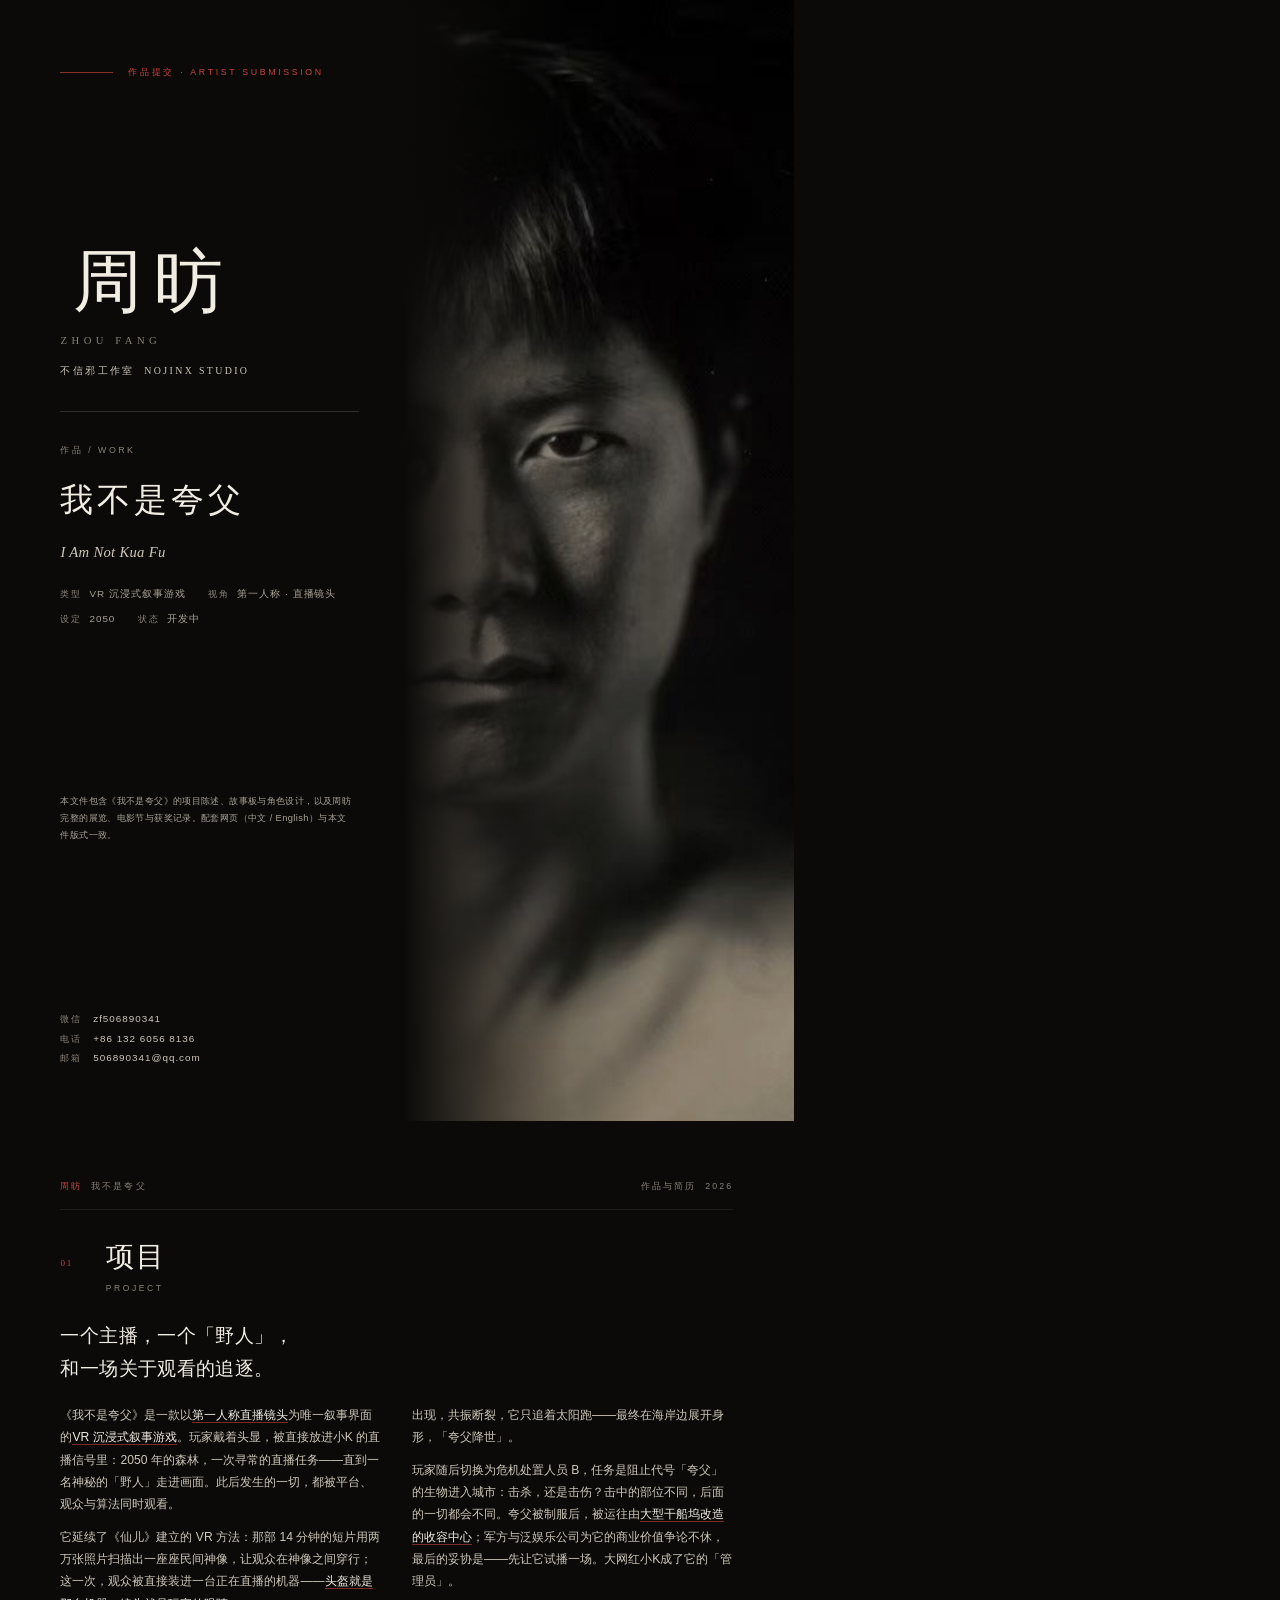
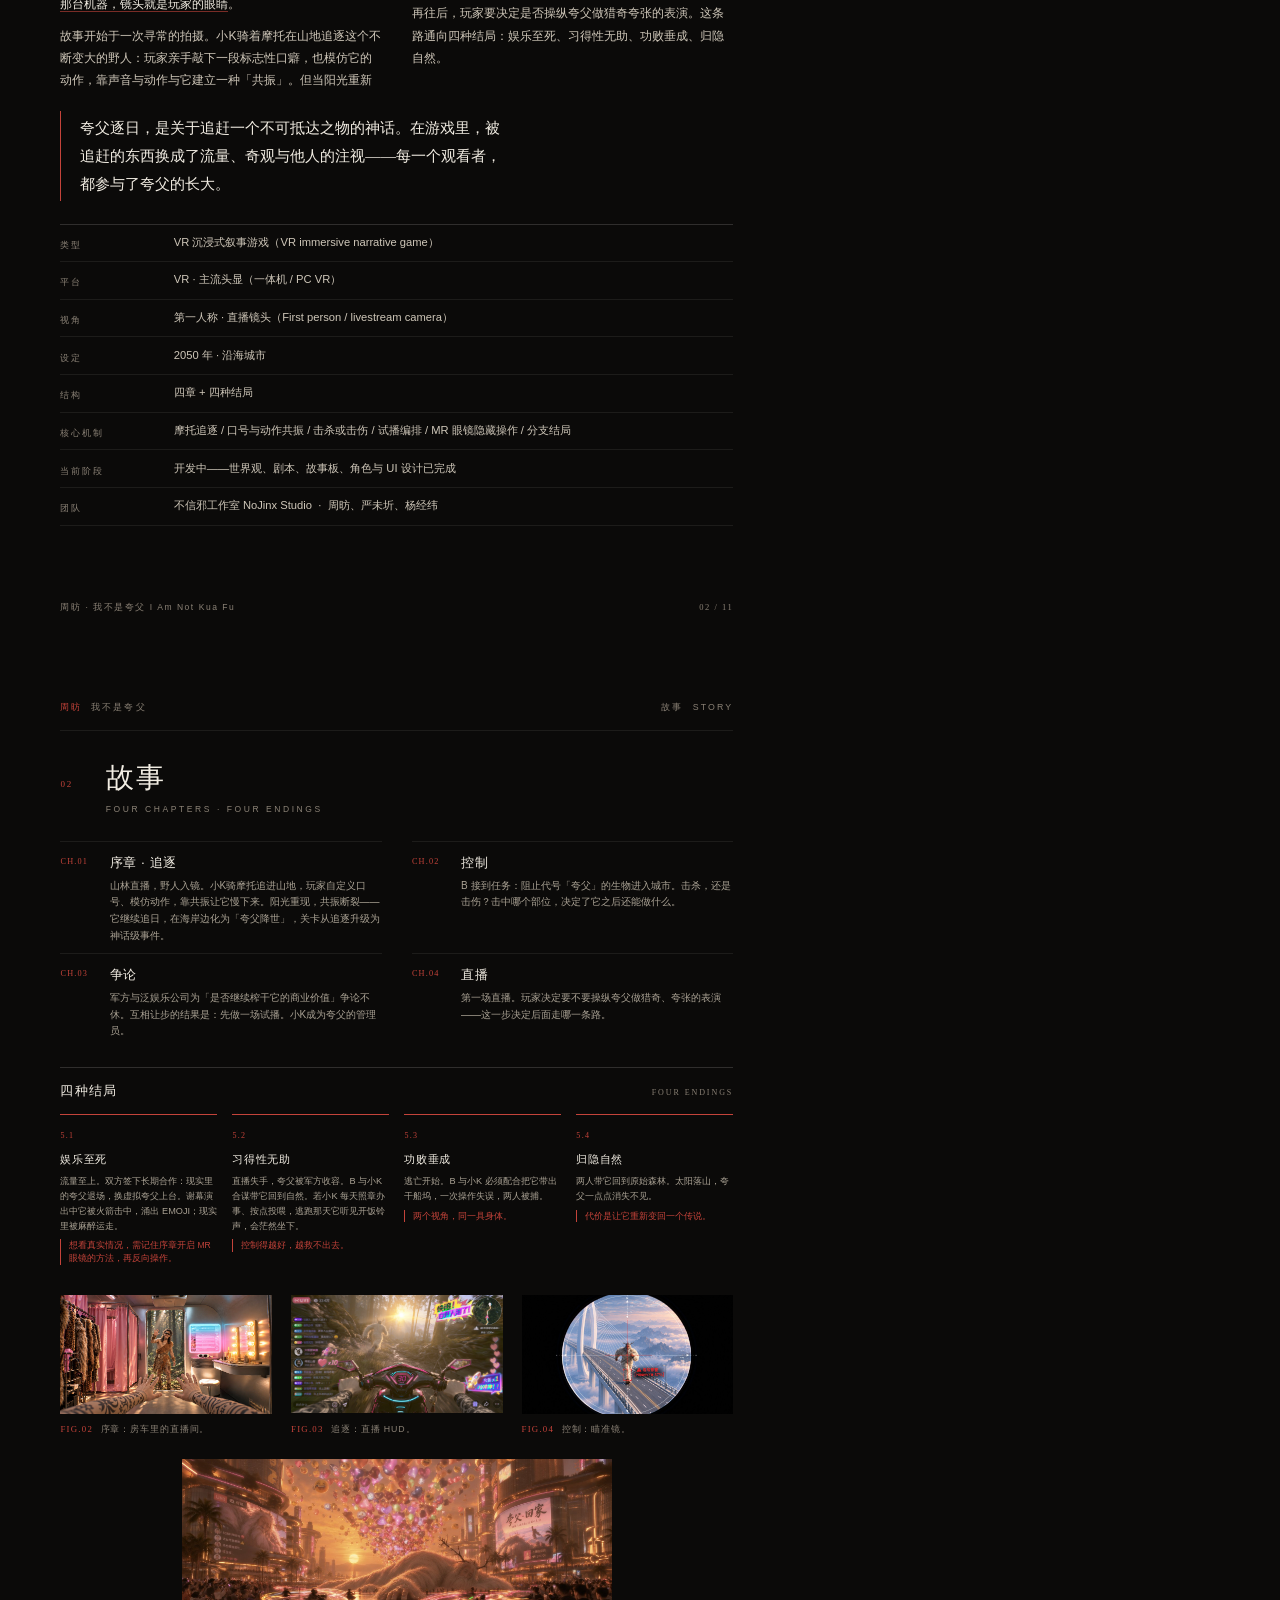
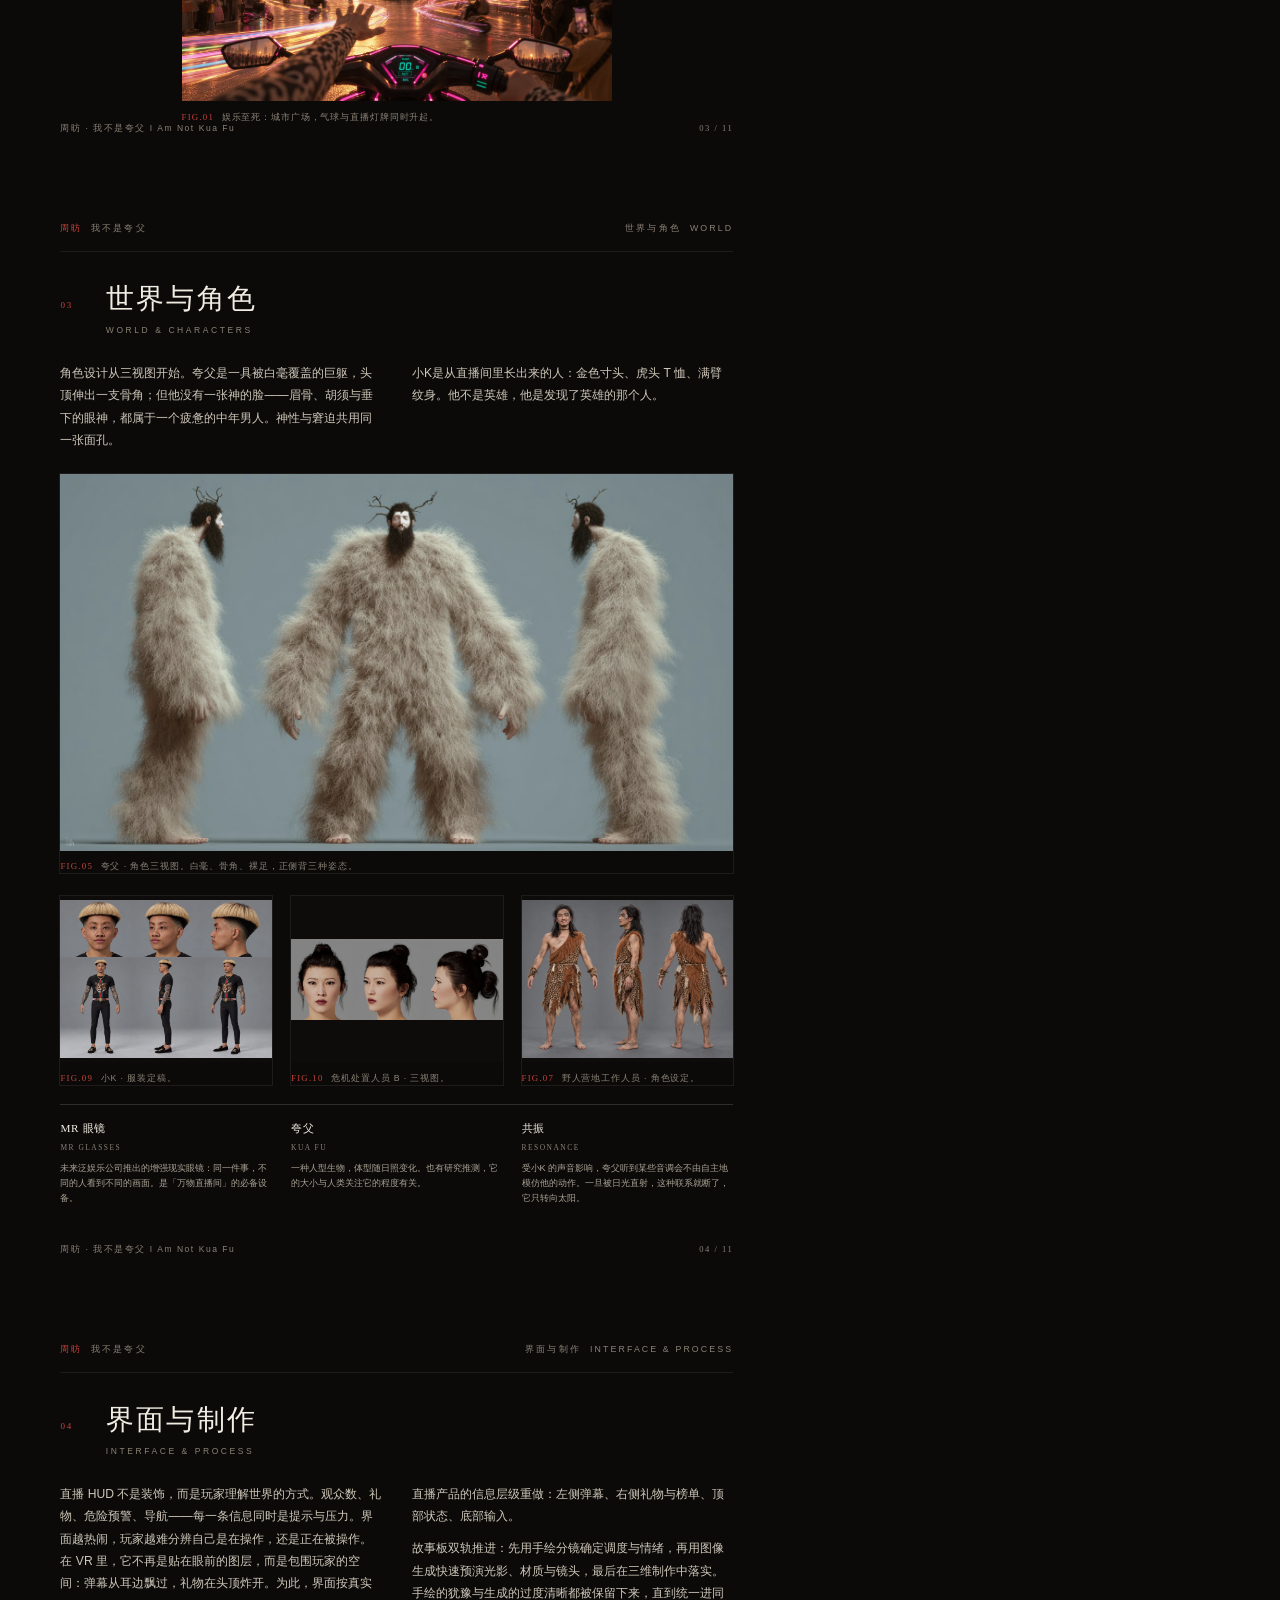
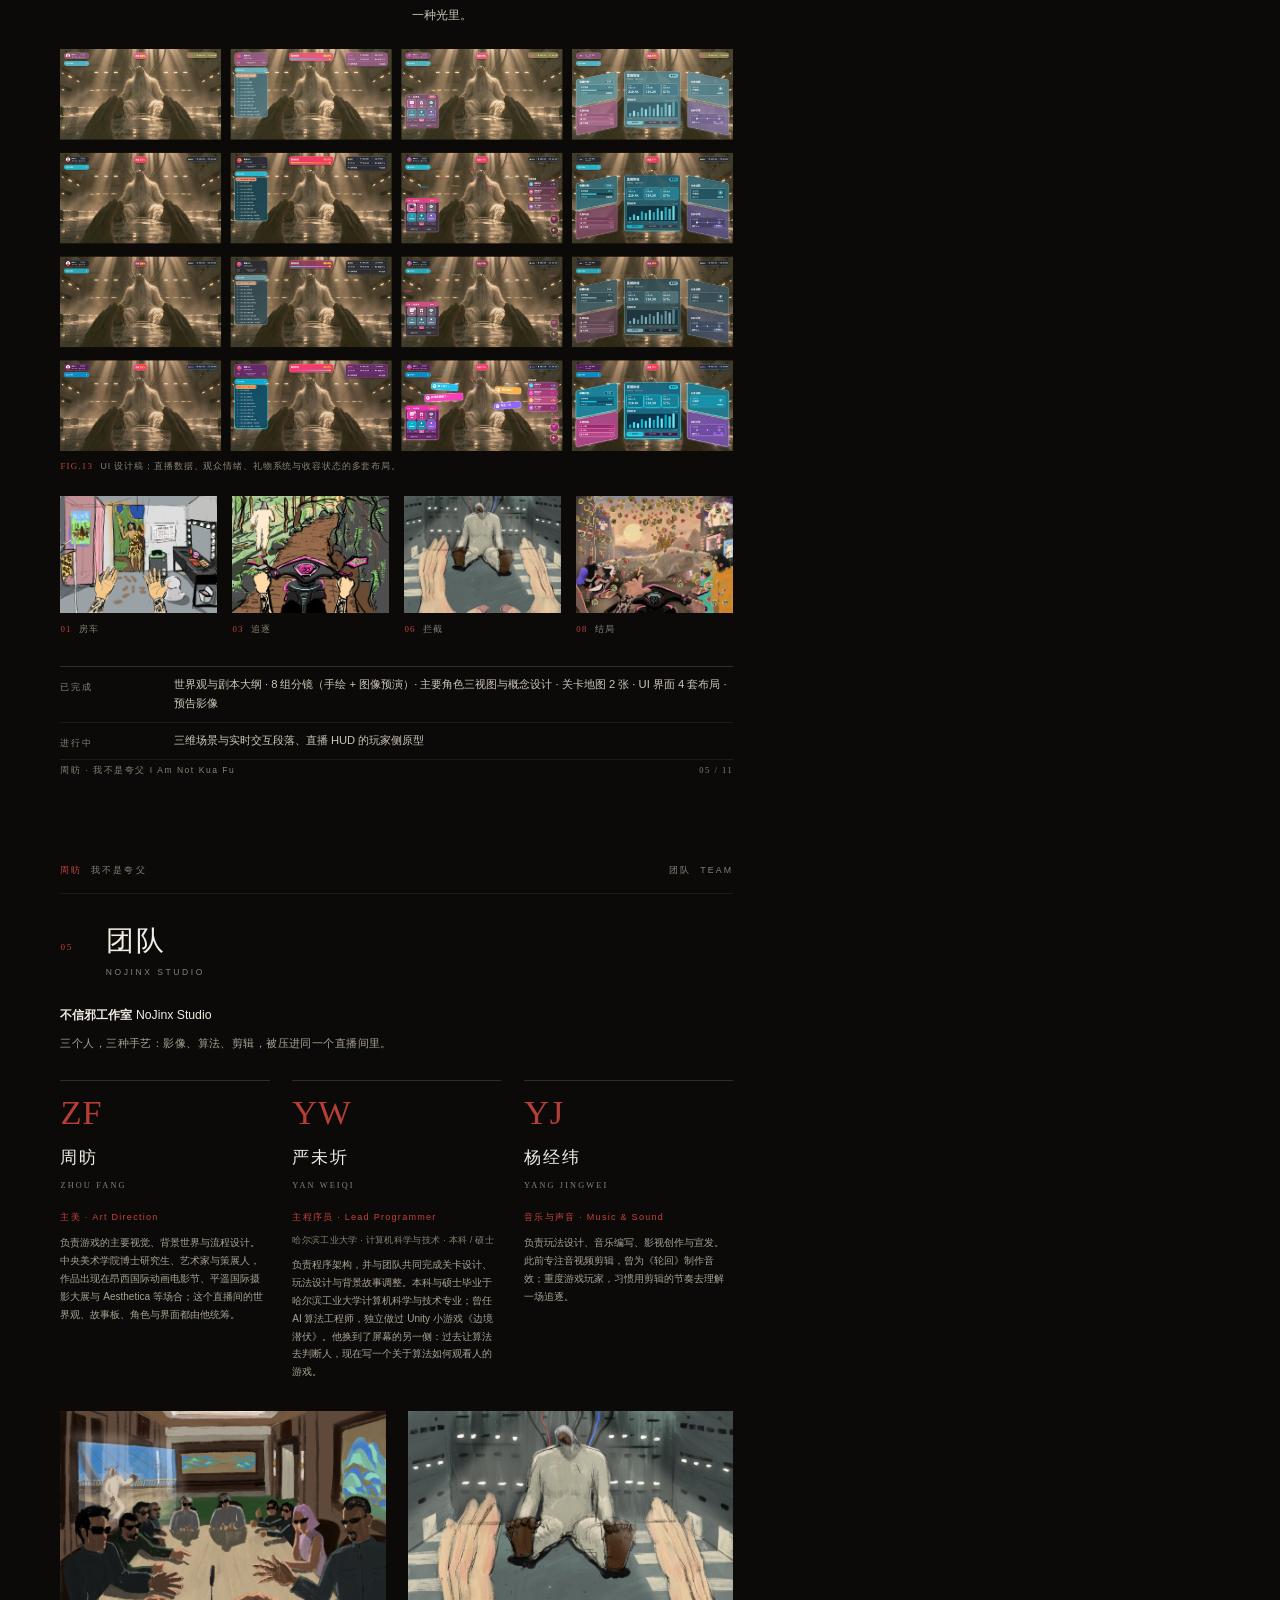
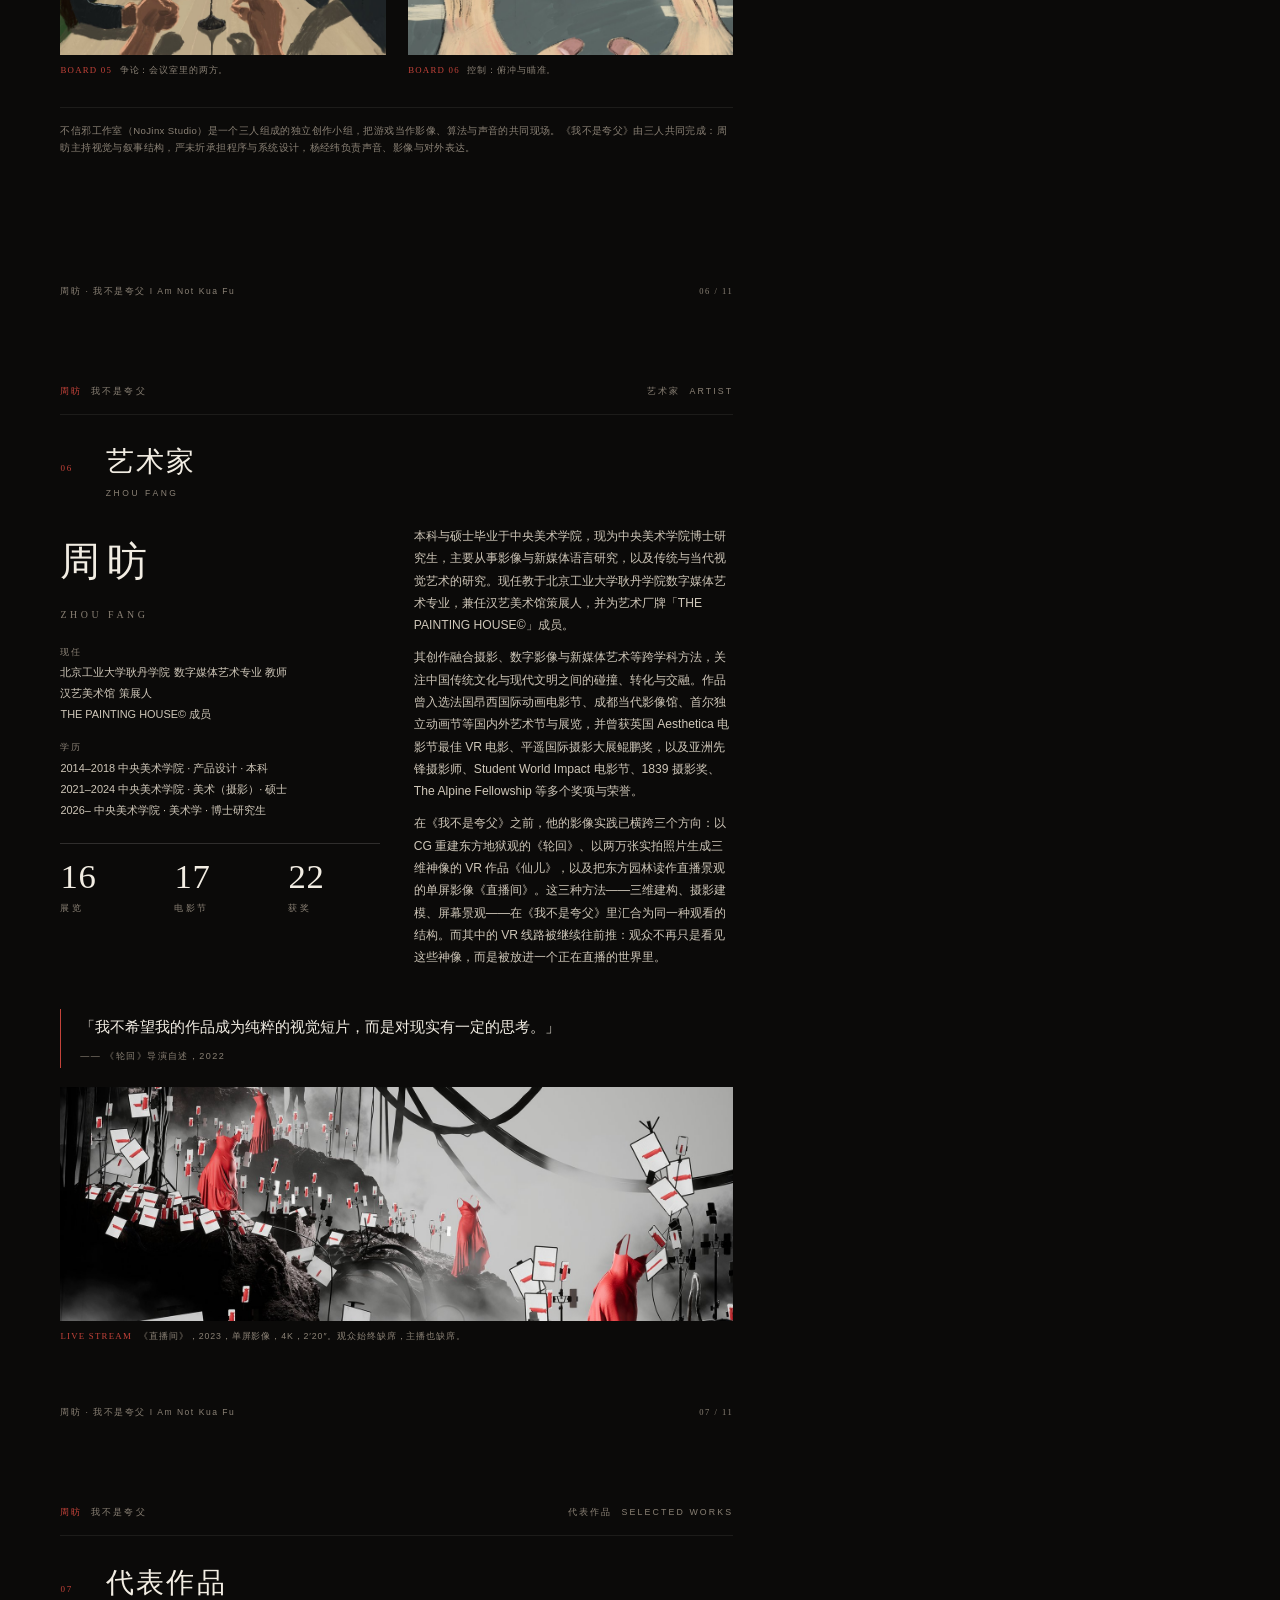
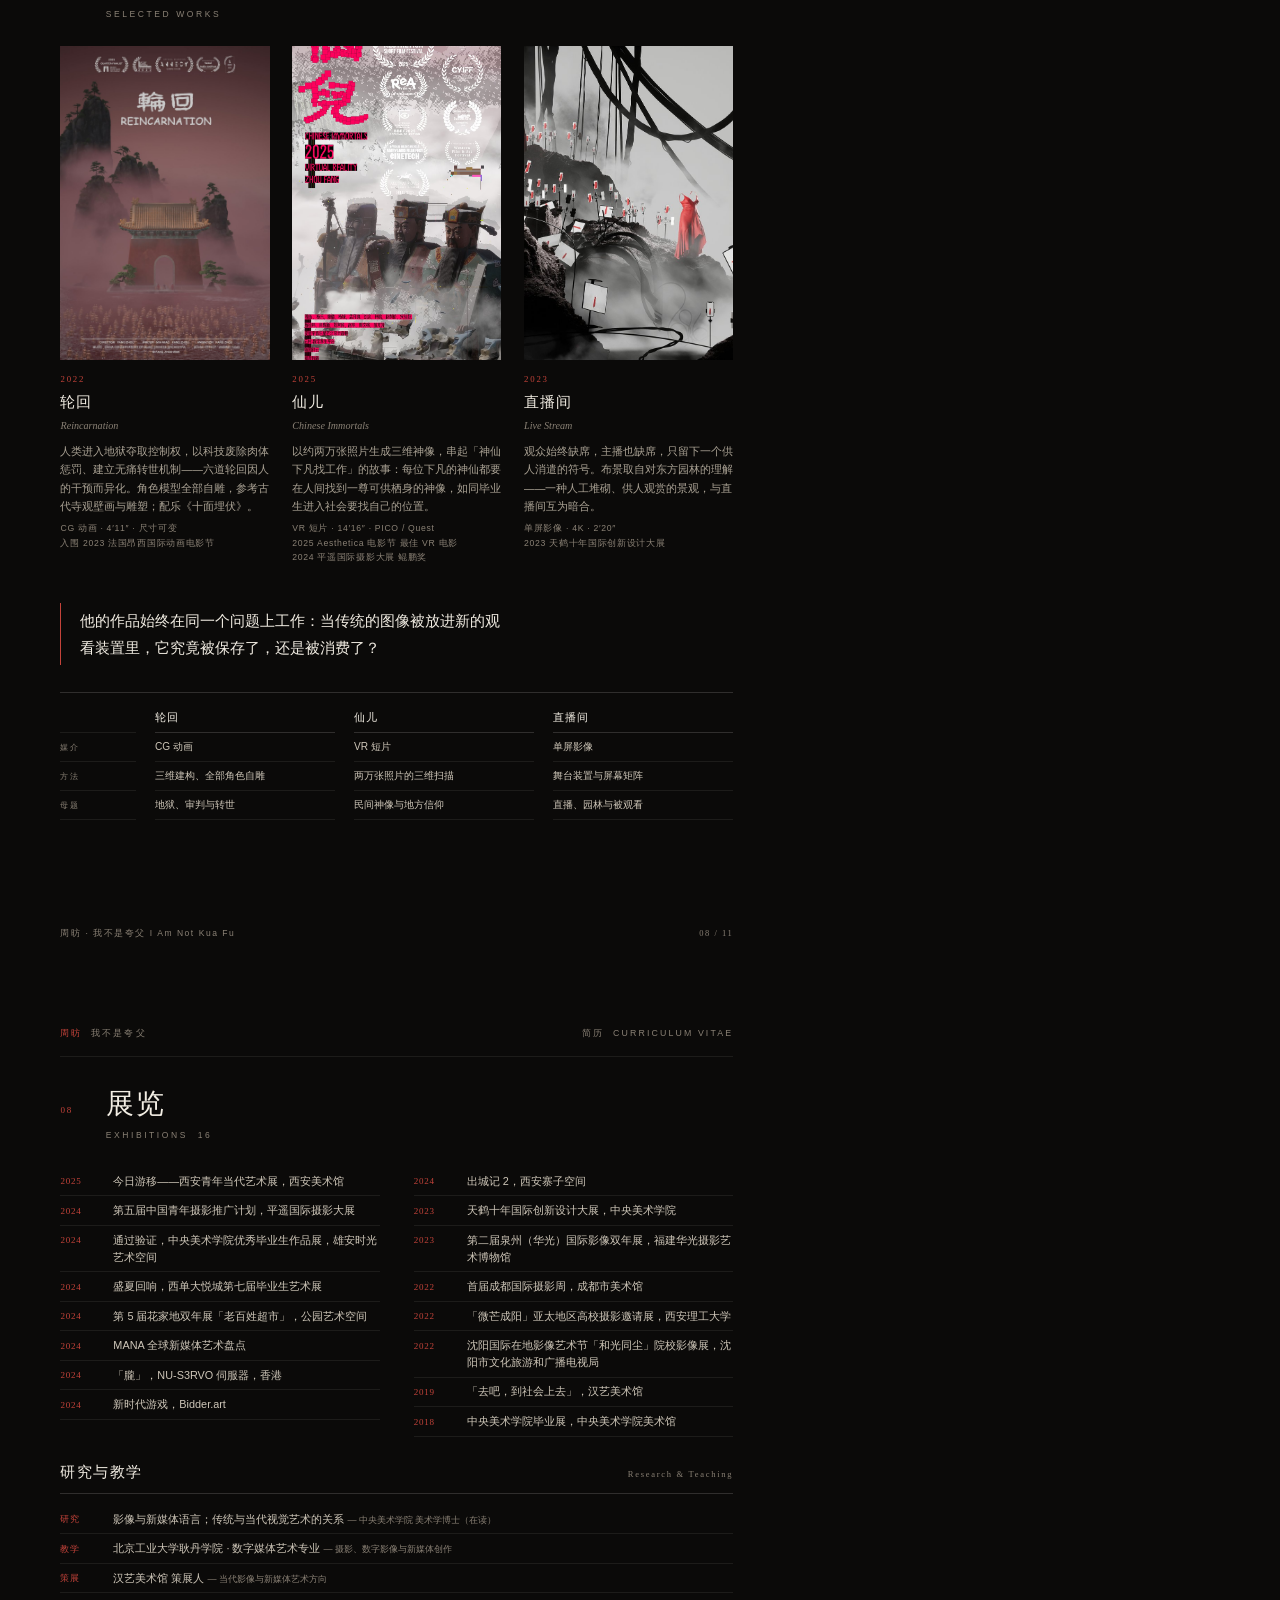
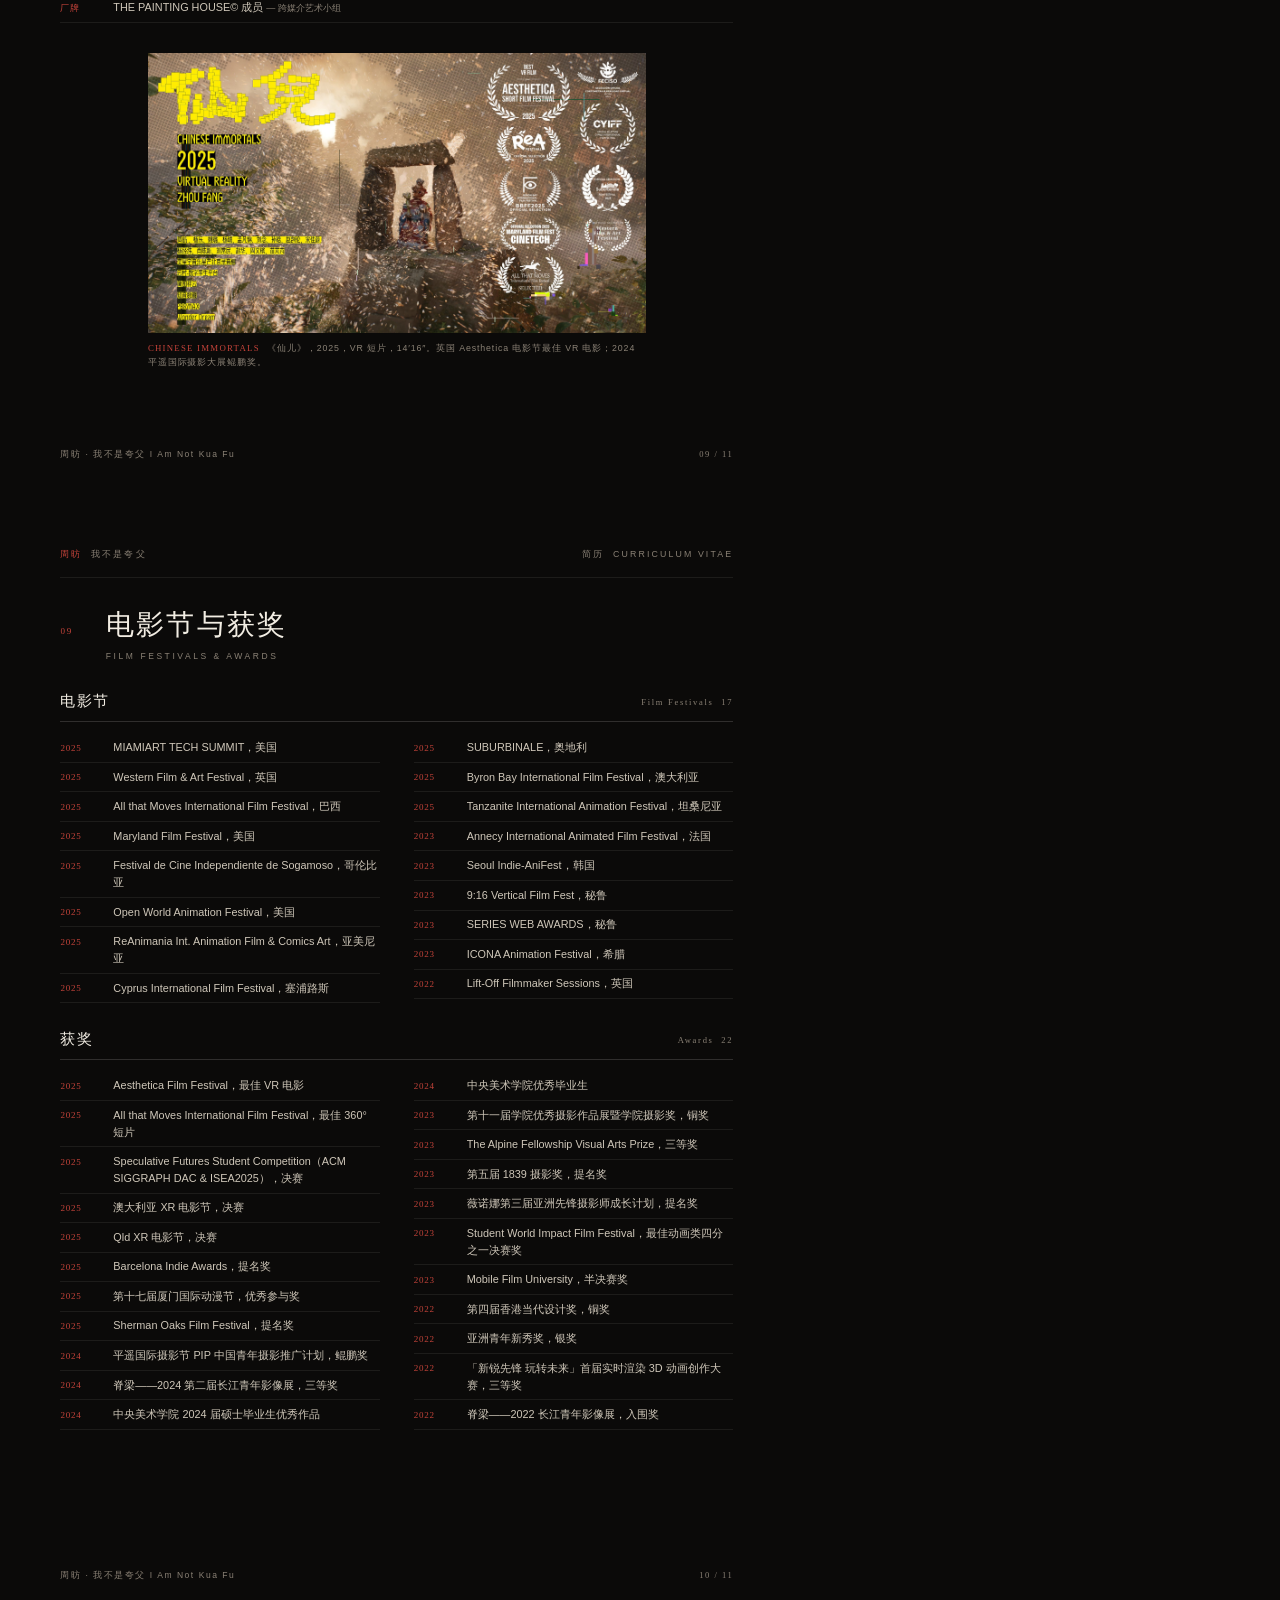
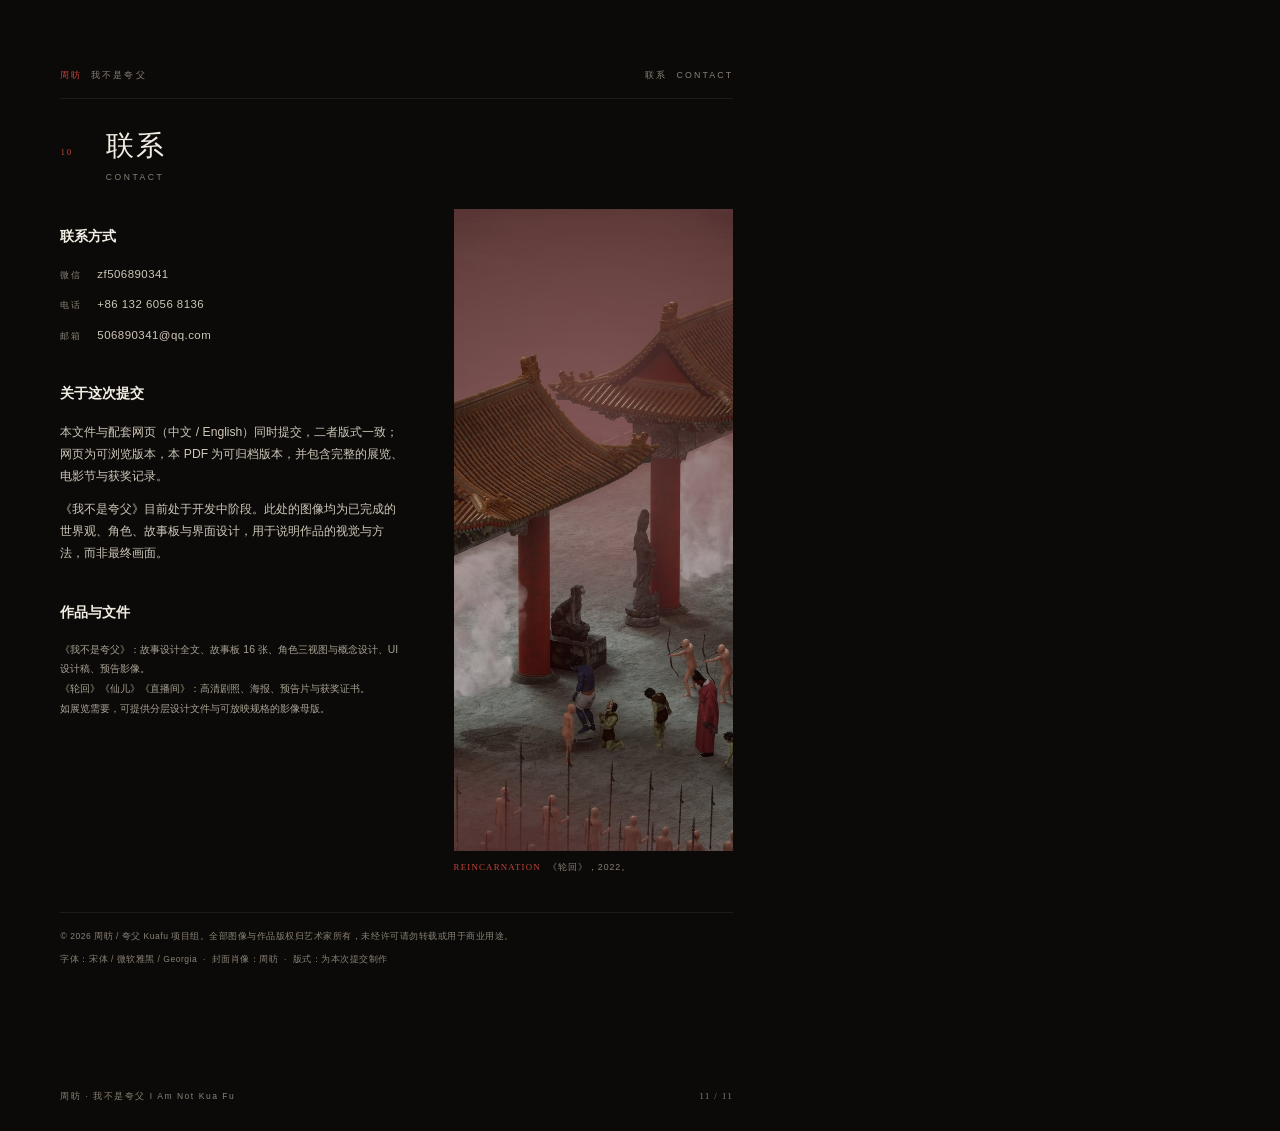
<file: cv.html>
﻿<!DOCTYPE html>
<html lang="zh-CN">
<head>
<meta charset="utf-8">
<title>周昉 · 我不是夸父 — 作品与简历</title>
<link rel="stylesheet" href="assets/cv.css">
</head>
<body>

<!-- ============ 01 COVER ============ -->
<section class="page cover">
  <div class="cover-left">
    <div>
      <div class="eyebrow">作品提交 · Artist Submission</div>
    </div>
    <div class="cover-main">
      <h1>周昉</h1>
      <div class="latin">Zhou Fang</div>
      <div class="latin" style="margin-top:3mm;letter-spacing:.24em;font-size:7.4pt;color:var(--paper)">不信邪工作室 &nbsp;NOJINX STUDIO</div>
      <div class="rule"></div>
      <div class="p-label">作品 / Work</div>
      <h2>我不是夸父</h2>
      <div class="p-en">I Am Not Kua Fu</div>
      <div class="p-meta">
        <span><em>类型</em>VR 沉浸式叙事游戏</span>
        <span><em>视角</em>第一人称 · 直播镜头</span>
        <span><em>设定</em>2050</span>
        <span><em>状态</em>开发中</span>
      </div>
    </div>
    <div class="cover-note">
      本文件包含《我不是夸父》的项目陈述、故事板与角色设计，以及周昉完整的展览、电影节与获奖记录。配套网页（中文 / English）与本文件版式一致。
    </div>
    <div class="cover-foot">
      <div><em>微信</em>zf506890341</div>
      <div><em>电话</em>+86 132 6056 8136</div>
      <div><em>邮箱</em>506890341@qq.com</div>
    </div>
  </div>
  <div class="cover-right">
    <img src="assets/portrait.jpg" alt="周昉肖像">
  </div>
</section>

<!-- ============ 02 PROJECT ============ -->
<section class="page">
  <div class="doc-head"><span><b>周昉</b> &nbsp;我不是夸父</span><span>作品与简历 &nbsp;2026</span></div>
  <div class="ph">
    <span class="n">01</span>
    <h2>项目</h2>
    <span class="sub">Project</span>
  </div>

  <p class="lead">一个主播，一个「野人」，<br>和一场关于观看的追逐。</p>

  <div class="prose two">
    <p>《我不是夸父》是一款以<strong>第一人称直播镜头</strong>为唯一叙事界面的<strong>VR 沉浸式叙事游戏</strong>。玩家戴着头显，被直接放进小K 的直播信号里：2050 年的森林，一次寻常的直播任务——直到一名神秘的「野人」走进画面。此后发生的一切，都被平台、观众与算法同时观看。</p>
    <p>它延续了《仙儿》建立的 VR 方法：那部 14 分钟的短片用两万张照片扫描出一座座民间神像，让观众在神像之间穿行；这一次，观众被直接装进一台正在直播的机器——<strong>头盔就是那台机器，镜头就是玩家的眼睛</strong>。</p>
    <p>故事开始于一次寻常的拍摄。小K骑着摩托在山地追逐这个不断变大的野人：玩家亲手敲下一段标志性口癖，也模仿它的动作，靠声音与动作与它建立一种「共振」。但当阳光重新出现，共振断裂，它只追着太阳跑——最终在海岸边展开身形，「夸父降世」。</p>
    <p>玩家随后切换为危机处置人员 B，任务是阻止代号「夸父」的生物进入城市：击杀，还是击伤？击中的部位不同，后面的一切都会不同。夸父被制服后，被运往由<strong>大型干船坞改造的收容中心</strong>；军方与泛娱乐公司为它的商业价值争论不休，最后的妥协是——先让它试播一场。大网红小K成了它的「管理员」。</p>
    <p>再往后，玩家要决定是否操纵夸父做猎奇夸张的表演。这条路通向四种结局：娱乐至死、习得性无助、功败垂成、归隐自然。</p>
  </div>

  <p class="quote">夸父逐日，是关于追赶一个不可抵达之物的神话。在游戏里，被追赶的东西换成了流量、奇观与他人的注视——每一个观看者，都参与了夸父的长大。</p>

  <dl class="facts mt-6">
    <div><dt>类型</dt><dd>VR 沉浸式叙事游戏（VR immersive narrative game）</dd></div>
    <div><dt>平台</dt><dd>VR · 主流头显（一体机 / PC VR）</dd></div>
    <div><dt>视角</dt><dd>第一人称 · 直播镜头（First person / livestream camera）</dd></div>
    <div><dt>设定</dt><dd>2050 年 · 沿海城市</dd></div>
    <div><dt>结构</dt><dd>四章 + 四种结局</dd></div>
    <div><dt>核心机制</dt><dd>摩托追逐 / 口号与动作共振 / 击杀或击伤 / 试播编排 / MR 眼镜隐藏操作 / 分支结局</dd></div>
    <div><dt>当前阶段</dt><dd>开发中——世界观、剧本、故事板、角色与 UI 设计已完成</dd></div>
    <div><dt>团队</dt><dd>不信邪工作室 NoJinx Studio &nbsp;·&nbsp; 周昉、严未圻、杨经纬</dd></div>
  </dl>

  <div class="folio"><span>周昉 · 我不是夸父 I Am Not Kua Fu</span><span>02 / 11</span></div>
</section>

<!-- ============ 03 STORY ============ -->
<section class="page">
  <div class="doc-head"><span><b>周昉</b> &nbsp;我不是夸父</span><span>故事 &nbsp;Story</span></div>
  <div class="ph">
    <span class="n">02</span>
    <h2>故事</h2>
    <span class="sub">Four Chapters · Four Endings</span>
  </div>

  <div class="cv-acts">
    <div class="a">
      <div class="no">CH.01</div>
      <div><h3>序章 · 追逐</h3><p>山林直播，野人入镜。小K骑摩托追进山地，玩家自定义口号、模仿动作，靠共振让它慢下来。阳光重现，共振断裂——它继续追日，在海岸边化为「夸父降世」，关卡从追逐升级为神话级事件。</p></div>
    </div>
    <div class="a">
      <div class="no">CH.02</div>
      <div><h3>控制</h3><p>B 接到任务：阻止代号「夸父」的生物进入城市。击杀，还是击伤？击中哪个部位，决定了它之后还能做什么。</p></div>
    </div>
    <div class="a">
      <div class="no">CH.03</div>
      <div><h3>争论</h3><p>军方与泛娱乐公司为「是否继续榨干它的商业价值」争论不休。互相让步的结果是：先做一场试播。小K成为夸父的管理员。</p></div>
    </div>
    <div class="a">
      <div class="no">CH.04</div>
      <div><h3>直播</h3><p>第一场直播。玩家决定要不要操纵夸父做猎奇、夸张的表演——这一步决定后面走哪一条路。</p></div>
    </div>
  </div>

  <div class="endg-h">
    <span>四种结局</span>
    <i>Four Endings</i>
  </div>
  <div class="cv-endg">
    <div>
      <b>5.1</b>
      <h4>娱乐至死</h4>
      <p>流量至上。双方签下长期合作：现实里的夸父退场，换虚拟夸父上台。谢幕演出中它被火箭击中，涌出 EMOJI；现实里被麻醉运走。</p>
      <em>想看真实情况，需记住序章开启 MR 眼镜的方法，再反向操作。</em>
    </div>
    <div>
      <b>5.2</b>
      <h4>习得性无助</h4>
      <p>直播失手，夸父被军方收容。B 与小K 合谋带它回到自然。若小K 每天照章办事、按点投喂，逃跑那天它听见开饭铃声，会茫然坐下。</p>
      <em>控制得越好，越救不出去。</em>
    </div>
    <div>
      <b>5.3</b>
      <h4>功败垂成</h4>
      <p>逃亡开始。B 与小K 必须配合把它带出干船坞，一次操作失误，两人被捕。</p>
      <em>两个视角，同一具身体。</em>
    </div>
    <div>
      <b>5.4</b>
      <h4>归隐自然</h4>
      <p>两人带它回到原始森林。太阳落山，夸父一点点消失不见。</p>
      <em>代价是让它重新变回一个传说。</em>
    </div>
  </div>

  <div class="grid-3 mt-8">
    <figure class="fig"><img src="assets/story-find.jpg" alt=""><figcaption><b>FIG.02</b>序章：房车里的直播间。</figcaption></figure>
    <figure class="fig"><img src="assets/story-chase.jpg" alt=""><figcaption><b>FIG.03</b>追逐：直播 HUD。</figcaption></figure>
    <figure class="fig"><img src="assets/story-intercept.jpg" alt=""><figcaption><b>FIG.04</b>控制：瞄准镜。</figcaption></figure>
  </div>

  <figure class="fig mt-6 w-64">
    <img src="assets/story-end.jpg" alt="娱乐结局">
    <figcaption><b>FIG.01</b>娱乐至死：城市广场，气球与直播灯牌同时升起。</figcaption>
  </figure>

  <div class="folio"><span>周昉 · 我不是夸父 I Am Not Kua Fu</span><span>03 / 11</span></div>
</section>

<!-- ============ 04 WORLD ============ -->
<section class="page">
  <div class="doc-head"><span><b>周昉</b> &nbsp;我不是夸父</span><span>世界与角色 &nbsp;World</span></div>
  <div class="ph">
    <span class="n">03</span>
    <h2>世界与角色</h2>
    <span class="sub">World &amp; Characters</span>
  </div>

  <div class="prose two">
    <p>角色设计从三视图开始。夸父是一具被白毫覆盖的巨躯，头顶伸出一支骨角；但他没有一张神的脸——眉骨、胡须与垂下的眼神，都属于一个疲惫的中年男人。神性与窘迫共用同一张面孔。</p>
    <p>小K是从直播间里长出来的人：金色寸头、虎头 T 恤、满臂纹身。他不是英雄，他是发现了英雄的那个人。</p>
  </div>

  <figure class="fig sheet mt-6">
    <img src="assets/kuafu-sheet.jpg" alt="夸父三视图">
    <figcaption><b>FIG.05</b>夸父 · 角色三视图。白毫、骨角、裸足，正侧背三种姿态。</figcaption>
  </figure>

  <div class="grid-3 sheet-row mt-6">
    <figure class="fig sheet"><img src="assets/xiaok.jpg" alt=""><figcaption><b>FIG.09</b>小K · 服装定稿。</figcaption></figure>
    <figure class="fig sheet"><img src="assets/agent-b.jpg" alt=""><figcaption><b>FIG.10</b>危机处置人员 B · 三视图。</figcaption></figure>
    <figure class="fig sheet"><img src="assets/wild-staff.jpg" alt=""><figcaption><b>FIG.07</b>野人营地工作人员 · 角色设定。</figcaption></figure>
  </div>

  <div class="cv-set">
    <div><h5>MR 眼镜<span>MR Glasses</span></h5><p>未来泛娱乐公司推出的增强现实眼镜：同一件事，不同的人看到不同的画面。是「万物直播间」的必备设备。</p></div>
    <div><h5>夸父<span>Kua Fu</span></h5><p>一种人型生物，体型随日照变化。也有研究推测，它的大小与人类关注它的程度有关。</p></div>
    <div><h5>共振<span>Resonance</span></h5><p>受小K 的声音影响，夸父听到某些音调会不由自主地模仿他的动作。一旦被日光直射，这种联系就断了，它只转向太阳。</p></div>
  </div>

  <div class="folio"><span>周昉 · 我不是夸父 I Am Not Kua Fu</span><span>04 / 11</span></div>
</section>

<!-- ============ 05 INTERFACE ============ -->
<section class="page">
  <div class="doc-head"><span><b>周昉</b> &nbsp;我不是夸父</span><span>界面与制作 &nbsp;Interface &amp; Process</span></div>
  <div class="ph">
    <span class="n">04</span>
    <h2>界面与制作</h2>
    <span class="sub">Interface &amp; Process</span>
  </div>

  <div class="prose two">
    <p>直播 HUD 不是装饰，而是玩家理解世界的方式。观众数、礼物、危险预警、导航——每一条信息同时是提示与压力。界面越热闹，玩家越难分辨自己是在操作，还是正在被操作。在 VR 里，它不再是贴在眼前的图层，而是包围玩家的空间：弹幕从耳边飘过，礼物在头顶炸开。为此，界面按真实直播产品的信息层级重做：左侧弹幕、右侧礼物与榜单、顶部状态、底部输入。</p>
    <p>故事板双轨推进：先用手绘分镜确定调度与情绪，再用图像生成快速预演光影、材质与镜头，最后在三维制作中落实。手绘的犹豫与生成的过度清晰都被保留下来，直到统一进同一种光里。</p>
  </div>

  <figure class="fig mt-6">
    <img src="assets/ui.jpg" alt="UI 设计稿">
    <figcaption><b>FIG.13</b>UI 设计稿：直播数据、观众情绪、礼物系统与收容状态的多套布局。</figcaption>
  </figure>

  <div class="grid-4 mt-6">
    <figure class="fig"><img src="assets/sk-01.jpg" alt=""><figcaption><b>01</b>房车</figcaption></figure>
    <figure class="fig"><img src="assets/sk-03.jpg" alt=""><figcaption><b>03</b>追逐</figcaption></figure>
    <figure class="fig"><img src="assets/sk-06.jpg" alt=""><figcaption><b>06</b>拦截</figcaption></figure>
    <figure class="fig"><img src="assets/sk-08.jpg" alt=""><figcaption><b>08</b>结局</figcaption></figure>
  </div>

  <dl class="facts mt-8">
    <div><dt>已完成</dt><dd>世界观与剧本大纲 · 8 组分镜（手绘 + 图像预演）· 主要角色三视图与概念设计 · 关卡地图 2 张 · UI 界面 4 套布局 · 预告影像</dd></div>
    <div><dt>进行中</dt><dd>三维场景与实时交互段落、直播 HUD 的玩家侧原型</dd></div>
  </dl>

  <div class="folio"><span>周昉 · 我不是夸父 I Am Not Kua Fu</span><span>05 / 11</span></div>
</section>

<!-- ============ 06 TEAM ============ -->
<section class="page">
  <div class="doc-head"><span><b>周昉</b> &nbsp;我不是夸父</span><span>团队 &nbsp;Team</span></div>
  <div class="ph">
    <span class="n">05</span>
    <h2>团队</h2>
    <span class="sub">NoJinx Studio</span>
  </div>

  <div class="studio-bar">
    <b>不信邪工作室</b>
    <span class="latin">NoJinx Studio</span>
  </div>
  <p class="studio-line">三个人，三种手艺：影像、算法、剪辑，被压进同一个直播间里。</p>

  <div class="team-grid">
    <article class="tm">
      <div class="ini">ZF</div>
      <h3>周昉</h3>
      <div class="py">Zhou Fang</div>
      <div class="rl">主美 · Art Direction</div>
      <p>负责游戏的主要视觉、背景世界与流程设计。中央美术学院博士研究生、艺术家与策展人，作品出现在昂西国际动画电影节、平遥国际摄影大展与 Aesthetica 等场合；这个直播间的世界观、故事板、角色与界面都由他统筹。</p>
    </article>
    <article class="tm">
      <div class="ini">YW</div>
      <h3>严未圻</h3>
      <div class="py">Yan Weiqi</div>
      <div class="rl">主程序员 · Lead Programmer</div>
      <div class="edu">哈尔滨工业大学 · 计算机科学与技术 · 本科 / 硕士</div>
      <p>负责程序架构，并与团队共同完成关卡设计、玩法设计与背景故事调整。本科与硕士毕业于哈尔滨工业大学计算机科学与技术专业；曾任 AI 算法工程师，独立做过 Unity 小游戏《边境潜伏》。他换到了屏幕的另一侧：过去让算法去判断人，现在写一个关于算法如何观看人的游戏。</p>
    </article>
    <article class="tm">
      <div class="ini">YJ</div>
      <h3>杨经纬</h3>
      <div class="py">Yang Jingwei</div>
      <div class="rl">音乐与声音 · Music &amp; Sound</div>
      <p>负责玩法设计、音乐编写、影视创作与宣发。此前专注音视频剪辑，曾为《轮回》制作音效；重度游戏玩家，习惯用剪辑的节奏去理解一场追逐。</p>
    </article>
  </div>

    <div class="grid-2 mt-8">
    <figure class="fig"><img src="assets/sk-05.jpg" alt=""><figcaption><b>BOARD 05</b>争论：会议室里的两方。</figcaption></figure>
    <figure class="fig"><img src="assets/sk-06.jpg" alt=""><figcaption><b>BOARD 06</b>控制：俯冲与瞄准。</figcaption></figure>
  </div>

  <div class="team-note">
    不信邪工作室（NoJinx Studio）是一个三人组成的独立创作小组，把游戏当作影像、算法与声音的共同现场。《我不是夸父》由三人共同完成：周昉主持视觉与叙事结构，严未圻承担程序与系统设计，杨经纬负责声音、影像与对外表达。
  </div>

  <div class="folio"><span>周昉 · 我不是夸父 I Am Not Kua Fu</span><span>06 / 11</span></div>
</section>

<!-- ============ 07 ARTIST ============ -->
<section class="page">
  <div class="doc-head"><span><b>周昉</b> &nbsp;我不是夸父</span><span>艺术家 &nbsp;Artist</span></div>
  <div class="ph">
    <span class="n">06</span>
    <h2>艺术家</h2>
    <span class="sub">Zhou Fang</span>
  </div>

  <div class="artist-grid">
    <div class="name-block">
      <h1>周昉</h1>
      <div class="latin">Zhou Fang</div>
      <div class="roles">
        <em>现任</em>
        北京工业大学耿丹学院 数字媒体艺术专业 教师<br>
        汉艺美术馆 策展人<br>
        THE PAINTING HOUSE© 成员
        <em style="margin-top:4mm">学历</em>
        2014–2018 中央美术学院 · 产品设计 · 本科<br>
        2021–2024 中央美术学院 · 美术（摄影）· 硕士<br>
        2026– 中央美术学院 · 美术学 · 博士研究生
      </div>
      <div class="stats">
        <div class="stat"><b>16</b><i>展览</i></div>
        <div class="stat"><b>17</b><i>电影节</i></div>
        <div class="stat"><b>22</b><i>获奖</i></div>
      </div>
    </div>
    <div class="prose">
      <p>本科与硕士毕业于中央美术学院，现为中央美术学院博士研究生，主要从事影像与新媒体语言研究，以及传统与当代视觉艺术的研究。现任教于北京工业大学耿丹学院数字媒体艺术专业，兼任汉艺美术馆策展人，并为艺术厂牌「THE PAINTING HOUSE©」成员。</p>
      <p>其创作融合摄影、数字影像与新媒体艺术等跨学科方法，关注中国传统文化与现代文明之间的碰撞、转化与交融。作品曾入选法国昂西国际动画电影节、成都当代影像馆、首尔独立动画节等国内外艺术节与展览，并曾获英国 Aesthetica 电影节最佳 VR 电影、平遥国际摄影大展鲲鹏奖，以及亚洲先锋摄影师、Student World Impact 电影节、1839 摄影奖、The Alpine Fellowship 等多个奖项与荣誉。</p>
      <p>在《我不是夸父》之前，他的影像实践已横跨三个方向：以 CG 重建东方地狱观的《轮回》、以两万张实拍照片生成三维神像的 VR 作品《仙儿》，以及把东方园林读作直播景观的单屏影像《直播间》。这三种方法——三维建构、摄影建模、屏幕景观——在《我不是夸父》里汇合为同一种观看的结构。而其中的 VR 线路被继续往前推：观众不再只是看见这些神像，而是被放进一个正在直播的世界里。</p>
    </div>
  </div>

  <p class="quote mt-8" style="max-width:145mm">「我不希望我的作品成为纯粹的视觉短片，而是对现实有一定的思考。」<span style="display:block;font-family:var(--sans-cn);font-size:6.8pt;letter-spacing:.16em;color:var(--mute);margin-top:2mm">—— 《轮回》导演自述，2022</span></p>

  <figure class="fig band band-lg">
    <img src="assets/work-live-stream.jpg" alt="《直播间》">
    <figcaption><b>LIVE STREAM</b>《直播间》，2023，单屏影像，4K，2′20″。观众始终缺席，主播也缺席。</figcaption>
  </figure>

  <div class="folio"><span>周昉 · 我不是夸父 I Am Not Kua Fu</span><span>07 / 11</span></div>
</section>

<!-- ============ 07 WORKS ============ -->
<section class="page">
  <div class="doc-head"><span><b>周昉</b> &nbsp;我不是夸父</span><span>代表作品 &nbsp;Selected Works</span></div>
  <div class="ph">
    <span class="n">07</span>
    <h2>代表作品</h2>
    <span class="sub">Selected Works</span>
  </div>

  <div class="works">
    <article class="work">
      <div class="poster"><img src="assets/work-reincarnation.jpg" alt="轮回"></div>
      <div class="yr">2022</div>
      <h3>轮回</h3>
      <div class="en-t">Reincarnation</div>
      <p>人类进入地狱夺取控制权，以科技废除肉体惩罚、建立无痛转世机制——六道轮回因人的干预而异化。角色模型全部自雕，参考古代寺观壁画与雕塑；配乐《十面埋伏》。</p>
      <div class="spec">CG 动画 · 4′11″ · 尺寸可变<br>入围 2023 法国昂西国际动画电影节</div>
    </article>
    <article class="work">
      <div class="poster"><img src="assets/work-chinese-immortals.jpg" alt="仙儿"></div>
      <div class="yr">2025</div>
      <h3>仙儿</h3>
      <div class="en-t">Chinese Immortals</div>
      <p>以约两万张照片生成三维神像，串起「神仙下凡找工作」的故事：每位下凡的神仙都要在人间找到一尊可供栖身的神像，如同毕业生进入社会要找自己的位置。</p>
      <div class="spec">VR 短片 · 14′16″ · PICO / Quest<br>2025 Aesthetica 电影节 最佳 VR 电影<br>2024 平遥国际摄影大展 鲲鹏奖</div>
    </article>
    <article class="work">
      <div class="poster"><img src="assets/work-live-stream.jpg" alt="直播间"></div>
      <div class="yr">2023</div>
      <h3>直播间</h3>
      <div class="en-t">Live Stream</div>
      <p>观众始终缺席，主播也缺席，只留下一个供人消遣的符号。布景取自对东方园林的理解——一种人工堆砌、供人观赏的景观，与直播间互为暗合。</p>
      <div class="spec">单屏影像 · 4K · 2′20″<br>2023 天鹤十年国际创新设计大展</div>
    </article>
  </div>

  <p class="quote mt-10">他的作品始终在同一个问题上工作：当传统的图像被放进新的观看装置里，它究竟被保存了，还是被消费了？</p>

  <div class="practice">
    <div></div>
    <div class="h">轮回</div>
    <div class="h">仙儿</div>
    <div class="h">直播间</div>
    <div class="k">媒介</div>
    <div>CG 动画</div>
    <div>VR 短片</div>
    <div>单屏影像</div>
    <div class="k">方法</div>
    <div>三维建构、全部角色自雕</div>
    <div>两万张照片的三维扫描</div>
    <div>舞台装置与屏幕矩阵</div>
    <div class="k">母题</div>
    <div>地狱、审判与转世</div>
    <div>民间神像与地方信仰</div>
    <div>直播、园林与被观看</div>
  </div>

  <div class="folio"><span>周昉 · 我不是夸父 I Am Not Kua Fu</span><span>08 / 11</span></div>
</section>

<!-- ============ 08 EXHIBITIONS ============ -->
<section class="page">
  <div class="doc-head"><span><b>周昉</b> &nbsp;我不是夸父</span><span>简历 &nbsp;Curriculum Vitae</span></div>
  <div class="ph">
    <span class="n">08</span>
    <h2>展览</h2>
    <span class="sub">Exhibitions &nbsp;16</span>
  </div>

  <div class="cv-list">
    <div><span class="y">2025</span><span class="t">今日游移——西安青年当代艺术展，西安美术馆</span></div>
    <div><span class="y">2024</span><span class="t">第五届中国青年摄影推广计划，平遥国际摄影大展</span></div>
    <div><span class="y">2024</span><span class="t">通过验证，中央美术学院优秀毕业生作品展，雄安时光艺术空间</span></div>
    <div><span class="y">2024</span><span class="t">盛夏回响，西单大悦城第七届毕业生艺术展</span></div>
    <div><span class="y">2024</span><span class="t">第 5 届花家地双年展「老百姓超市」，公园艺术空间</span></div>
    <div><span class="y">2024</span><span class="t">MANA 全球新媒体艺术盘点</span></div>
    <div><span class="y">2024</span><span class="t">「朧」，NU-S3RVO 伺服器，香港</span></div>
    <div><span class="y">2024</span><span class="t">新时代游戏，Bidder.art</span></div>
    <div><span class="y">2024</span><span class="t">出城记 2，西安寨子空间</span></div>
    <div><span class="y">2023</span><span class="t">天鹤十年国际创新设计大展，中央美术学院</span></div>
    <div><span class="y">2023</span><span class="t">第二届泉州（华光）国际影像双年展，福建华光摄影艺术博物馆</span></div>
    <div><span class="y">2022</span><span class="t">首届成都国际摄影周，成都市美术馆</span></div>
    <div><span class="y">2022</span><span class="t">「微芒成阳」亚太地区高校摄影邀请展，西安理工大学</span></div>
    <div><span class="y">2022</span><span class="t">沈阳国际在地影像艺术节「和光同尘」院校影像展，沈阳市文化旅游和广播电视局</span></div>
    <div><span class="y">2019</span><span class="t">「去吧，到社会上去」，汉艺美术馆</span></div>
    <div><span class="y">2018</span><span class="t">中央美术学院毕业展，中央美术学院美术馆</span></div>
  </div>

  <div class="cv-sec">
    <h3>研究与教学 <span>Research &amp; Teaching</span></h3>
    <div class="cv-list one">
      <div><span class="y">研究</span><span class="t">影像与新媒体语言；传统与当代视觉艺术的关系 <i>— 中央美术学院 美术学博士（在读）</i></span></div>
      <div><span class="y">教学</span><span class="t">北京工业大学耿丹学院 · 数字媒体艺术专业 <i>— 摄影、数字影像与新媒体创作</i></span></div>
      <div><span class="y">策展</span><span class="t">汉艺美术馆 策展人 <i>— 当代影像与新媒体艺术方向</i></span></div>
      <div><span class="y">厂牌</span><span class="t">THE PAINTING HOUSE© 成员 <i>— 跨媒介艺术小组</i></span></div>
    </div>
  </div>

  <figure class="fig band band-auto w-80 mt-8">
    <img src="assets/xian-landscape.jpg" alt="《仙儿》">
    <figcaption><b>CHINESE IMMORTALS</b>《仙儿》，2025，VR 短片，14′16″。英国 Aesthetica 电影节最佳 VR 电影；2024 平遥国际摄影大展鲲鹏奖。</figcaption>
  </figure>

  <div class="folio"><span>周昉 · 我不是夸父 I Am Not Kua Fu</span><span>09 / 11</span></div>
</section>

<!-- ============ 09 FESTIVALS + AWARDS ============ -->
<section class="page">
  <div class="doc-head"><span><b>周昉</b> &nbsp;我不是夸父</span><span>简历 &nbsp;Curriculum Vitae</span></div>
  <div class="ph">
    <span class="n">09</span>
    <h2>电影节与获奖</h2>
    <span class="sub">Film Festivals &amp; Awards</span>
  </div>

  <div class="cv-sec" style="margin-top:0">
    <h3>电影节 <span>Film Festivals &nbsp;17</span></h3>
    <div class="cv-list">
      <div><span class="y">2025</span><span class="t">MIAMIART TECH SUMMIT，美国</span></div>
      <div><span class="y">2025</span><span class="t">Western Film &amp; Art Festival，英国</span></div>
      <div><span class="y">2025</span><span class="t">All that Moves International Film Festival，巴西</span></div>
      <div><span class="y">2025</span><span class="t">Maryland Film Festival，美国</span></div>
      <div><span class="y">2025</span><span class="t">Festival de Cine Independiente de Sogamoso，哥伦比亚</span></div>
      <div><span class="y">2025</span><span class="t">Open World Animation Festival，美国</span></div>
      <div><span class="y">2025</span><span class="t">ReAnimania Int. Animation Film &amp; Comics Art，亚美尼亚</span></div>
      <div><span class="y">2025</span><span class="t">Cyprus International Film Festival，塞浦路斯</span></div>
      <div><span class="y">2025</span><span class="t">SUBURBINALE，奥地利</span></div>
      <div><span class="y">2025</span><span class="t">Byron Bay International Film Festival，澳大利亚</span></div>
      <div><span class="y">2025</span><span class="t">Tanzanite International Animation Festival，坦桑尼亚</span></div>
      <div><span class="y">2023</span><span class="t">Annecy International Animated Film Festival，法国</span></div>
      <div><span class="y">2023</span><span class="t">Seoul Indie-AniFest，韩国</span></div>
      <div><span class="y">2023</span><span class="t">9:16 Vertical Film Fest，秘鲁</span></div>
      <div><span class="y">2023</span><span class="t">SERIES WEB AWARDS，秘鲁</span></div>
      <div><span class="y">2023</span><span class="t">ICONA Animation Festival，希腊</span></div>
      <div><span class="y">2022</span><span class="t">Lift-Off Filmmaker Sessions，英国</span></div>
    </div>
  </div>

  <div class="cv-sec">
    <h3>获奖 <span>Awards &nbsp;22</span></h3>
    <div class="cv-list">
      <div><span class="y">2025</span><span class="t">Aesthetica Film Festival，最佳 VR 电影</span></div>
      <div><span class="y">2025</span><span class="t">All that Moves International Film Festival，最佳 360° 短片</span></div>
      <div><span class="y">2025</span><span class="t">Speculative Futures Student Competition（ACM SIGGRAPH DAC &amp; ISEA2025），决赛</span></div>
      <div><span class="y">2025</span><span class="t">澳大利亚 XR 电影节，决赛</span></div>
      <div><span class="y">2025</span><span class="t">Qld XR 电影节，决赛</span></div>
      <div><span class="y">2025</span><span class="t">Barcelona Indie Awards，提名奖</span></div>
      <div><span class="y">2025</span><span class="t">第十七届厦门国际动漫节，优秀参与奖</span></div>
      <div><span class="y">2025</span><span class="t">Sherman Oaks Film Festival，提名奖</span></div>
      <div><span class="y">2024</span><span class="t">平遥国际摄影节 PIP 中国青年摄影推广计划，鲲鹏奖</span></div>
      <div><span class="y">2024</span><span class="t">脊梁——2024 第二届长江青年影像展，三等奖</span></div>
      <div><span class="y">2024</span><span class="t">中央美术学院 2024 届硕士毕业生优秀作品</span></div>
      <div><span class="y">2024</span><span class="t">中央美术学院优秀毕业生</span></div>
      <div><span class="y">2023</span><span class="t">第十一届学院优秀摄影作品展暨学院摄影奖，铜奖</span></div>
      <div><span class="y">2023</span><span class="t">The Alpine Fellowship Visual Arts Prize，三等奖</span></div>
      <div><span class="y">2023</span><span class="t">第五届 1839 摄影奖，提名奖</span></div>
      <div><span class="y">2023</span><span class="t">薇诺娜第三届亚洲先锋摄影师成长计划，提名奖</span></div>
      <div><span class="y">2023</span><span class="t">Student World Impact Film Festival，最佳动画类四分之一决赛奖</span></div>
      <div><span class="y">2023</span><span class="t">Mobile Film University，半决赛奖</span></div>
      <div><span class="y">2022</span><span class="t">第四届香港当代设计奖，铜奖</span></div>
      <div><span class="y">2022</span><span class="t">亚洲青年新秀奖，银奖</span></div>
      <div><span class="y">2022</span><span class="t">「新锐先锋 玩转未来」首届实时渲染 3D 动画创作大赛，三等奖</span></div>
      <div><span class="y">2022</span><span class="t">脊梁——2022 长江青年影像展，入围奖</span></div>
    </div>
  </div>

  <div class="folio"><span>周昉 · 我不是夸父 I Am Not Kua Fu</span><span>10 / 11</span></div>
</section>

<!-- ============ 10 CONTACT ============ -->
<section class="page">
  <div class="doc-head"><span><b>周昉</b> &nbsp;我不是夸父</span><span>联系 &nbsp;Contact</span></div>
  <div class="ph">
    <span class="n">10</span>
    <h2>联系</h2>
    <span class="sub">Contact</span>
  </div>

  <div class="closing-grid">
    <div>
      <div class="contact">
        <h3>联系方式</h3>
        <p><em>微信</em>zf506890341</p>
        <p><em>电话</em>+86 132 6056 8136</p>
        <p><em>邮箱</em>506890341@qq.com</p>
      </div>

      <div style="margin-top:9mm">
        <h3>关于这次提交</h3>
        <div class="prose">
          <p>本文件与配套网页（中文 / English）同时提交，二者版式一致；网页为可浏览版本，本 PDF 为可归档版本，并包含完整的展览、电影节与获奖记录。</p>
          <p>《我不是夸父》目前处于开发中阶段。此处的图像均为已完成的世界观、角色、故事板与界面设计，用于说明作品的视觉与方法，而非最终画面。</p>
        </div>
      </div>

      <div style="margin-top:9mm">
        <h3>作品与文件</h3>
        <p style="font-size:7.8pt;line-height:1.9;color:var(--dim);margin:0">
          《我不是夸父》：故事设计全文、故事板 16 张、角色三视图与概念设计、UI 设计稿、预告影像。<br>
          《轮回》《仙儿》《直播间》：高清剧照、海报、预告片与获奖证书。<br>
          如展览需要，可提供分层设计文件与可放映规格的影像母版。
        </p>
      </div>
    </div>

    <figure class="fig plate">
      <img src="assets/work-reincarnation-1.jpg" alt="《轮回》">
      <figcaption><b>REINCARNATION</b>《轮回》，2022。</figcaption>
    </figure>
  </div>

  <div class="colophon">
    <div>© 2026 周昉 / 夸父 Kuafu 项目组。全部图像与作品版权归艺术家所有，未经许可请勿转载或用于商业用途。</div>
    <div style="margin-top:2mm">字体：宋体 / 微软雅黑 / Georgia &nbsp;·&nbsp; 封面肖像：周昉 &nbsp;·&nbsp; 版式：为本次提交制作</div>
  </div>

  <div class="folio"><span>周昉 · 我不是夸父 I Am Not Kua Fu</span><span>11 / 11</span></div>
</section>

</body>
</html>
</file>
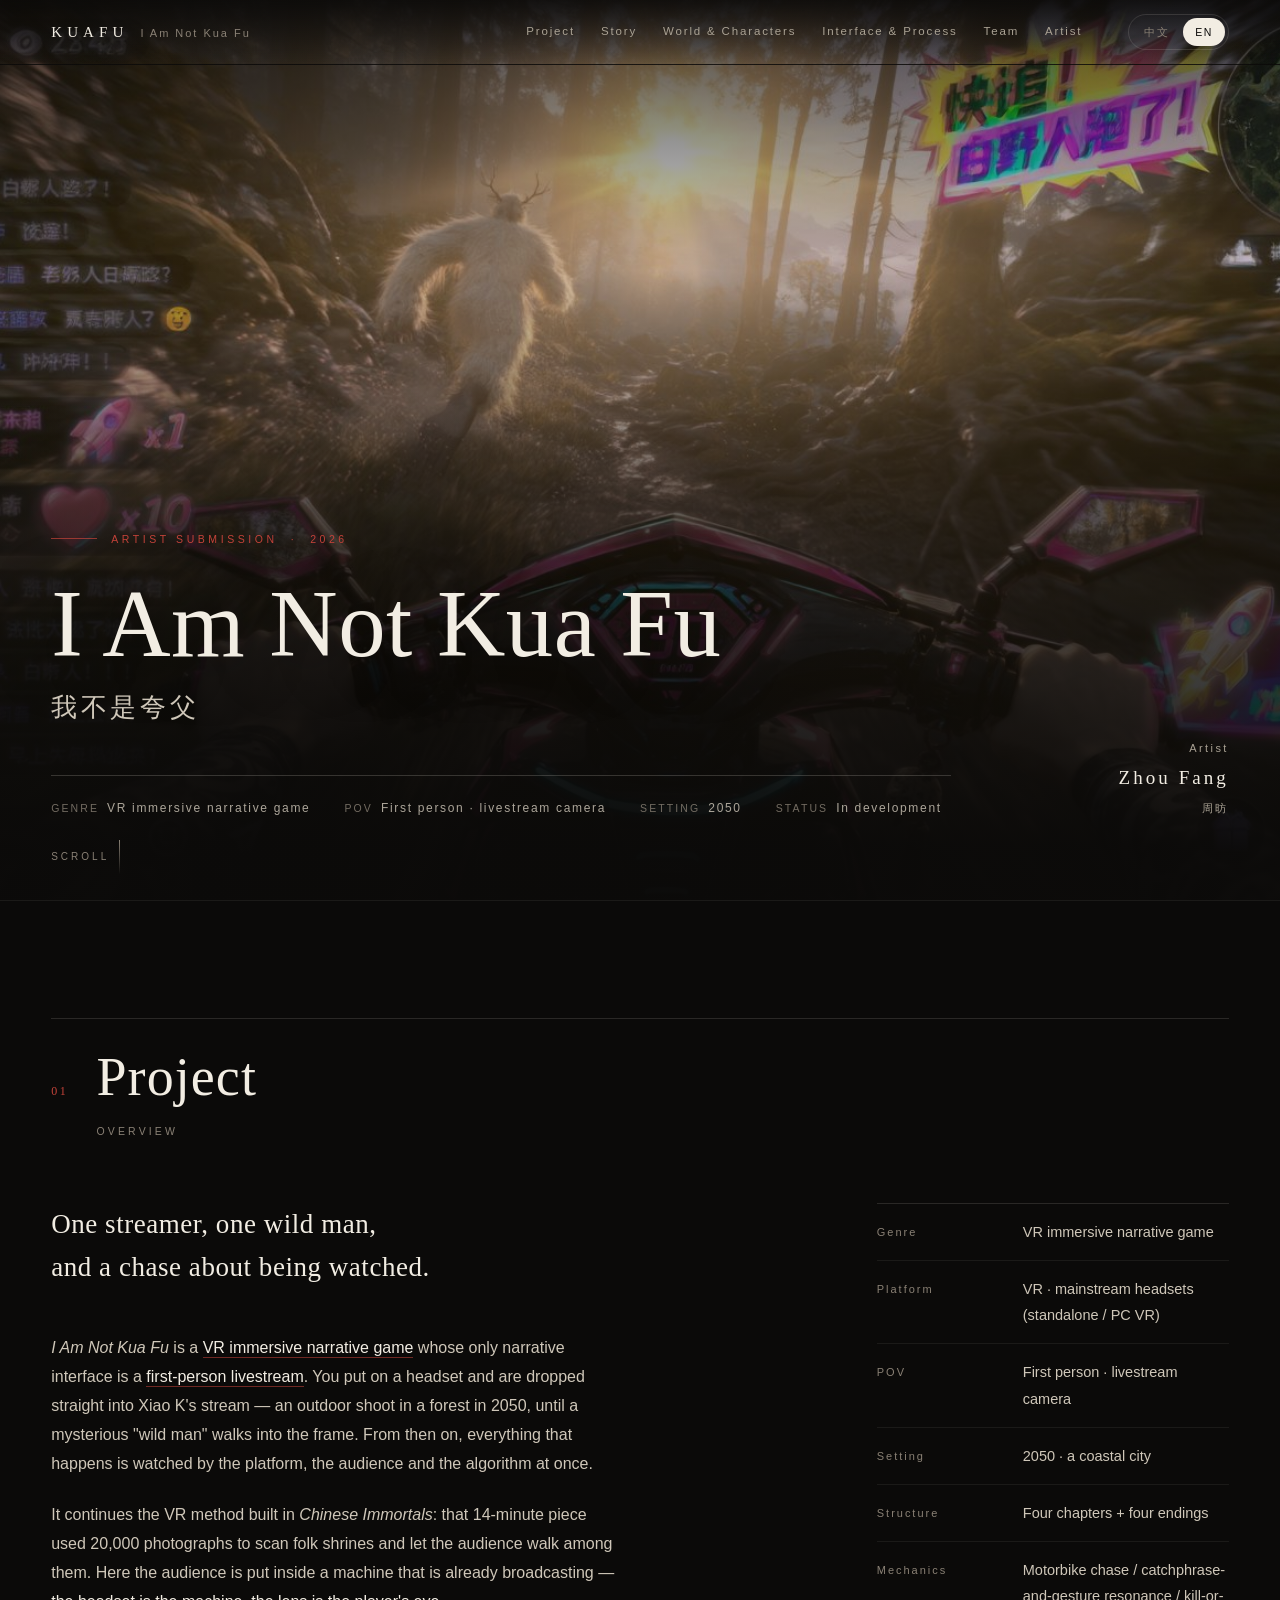
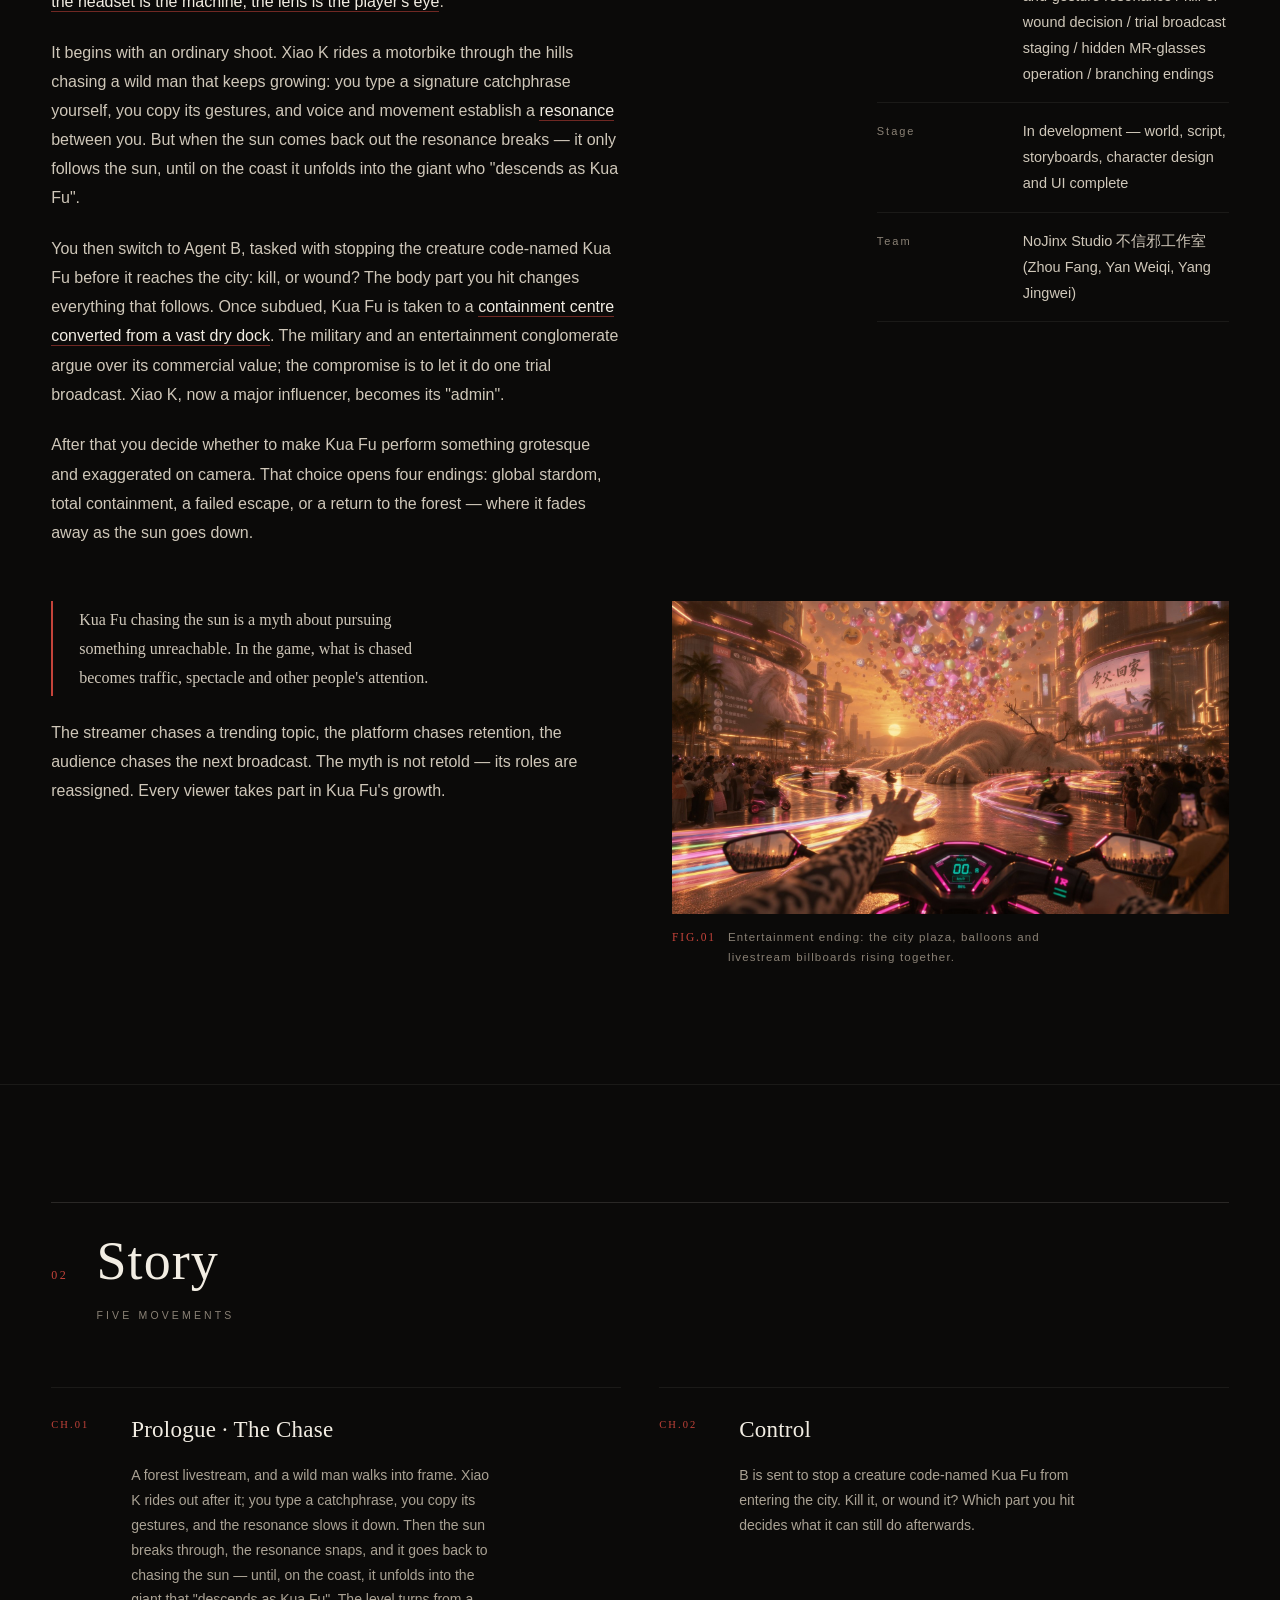
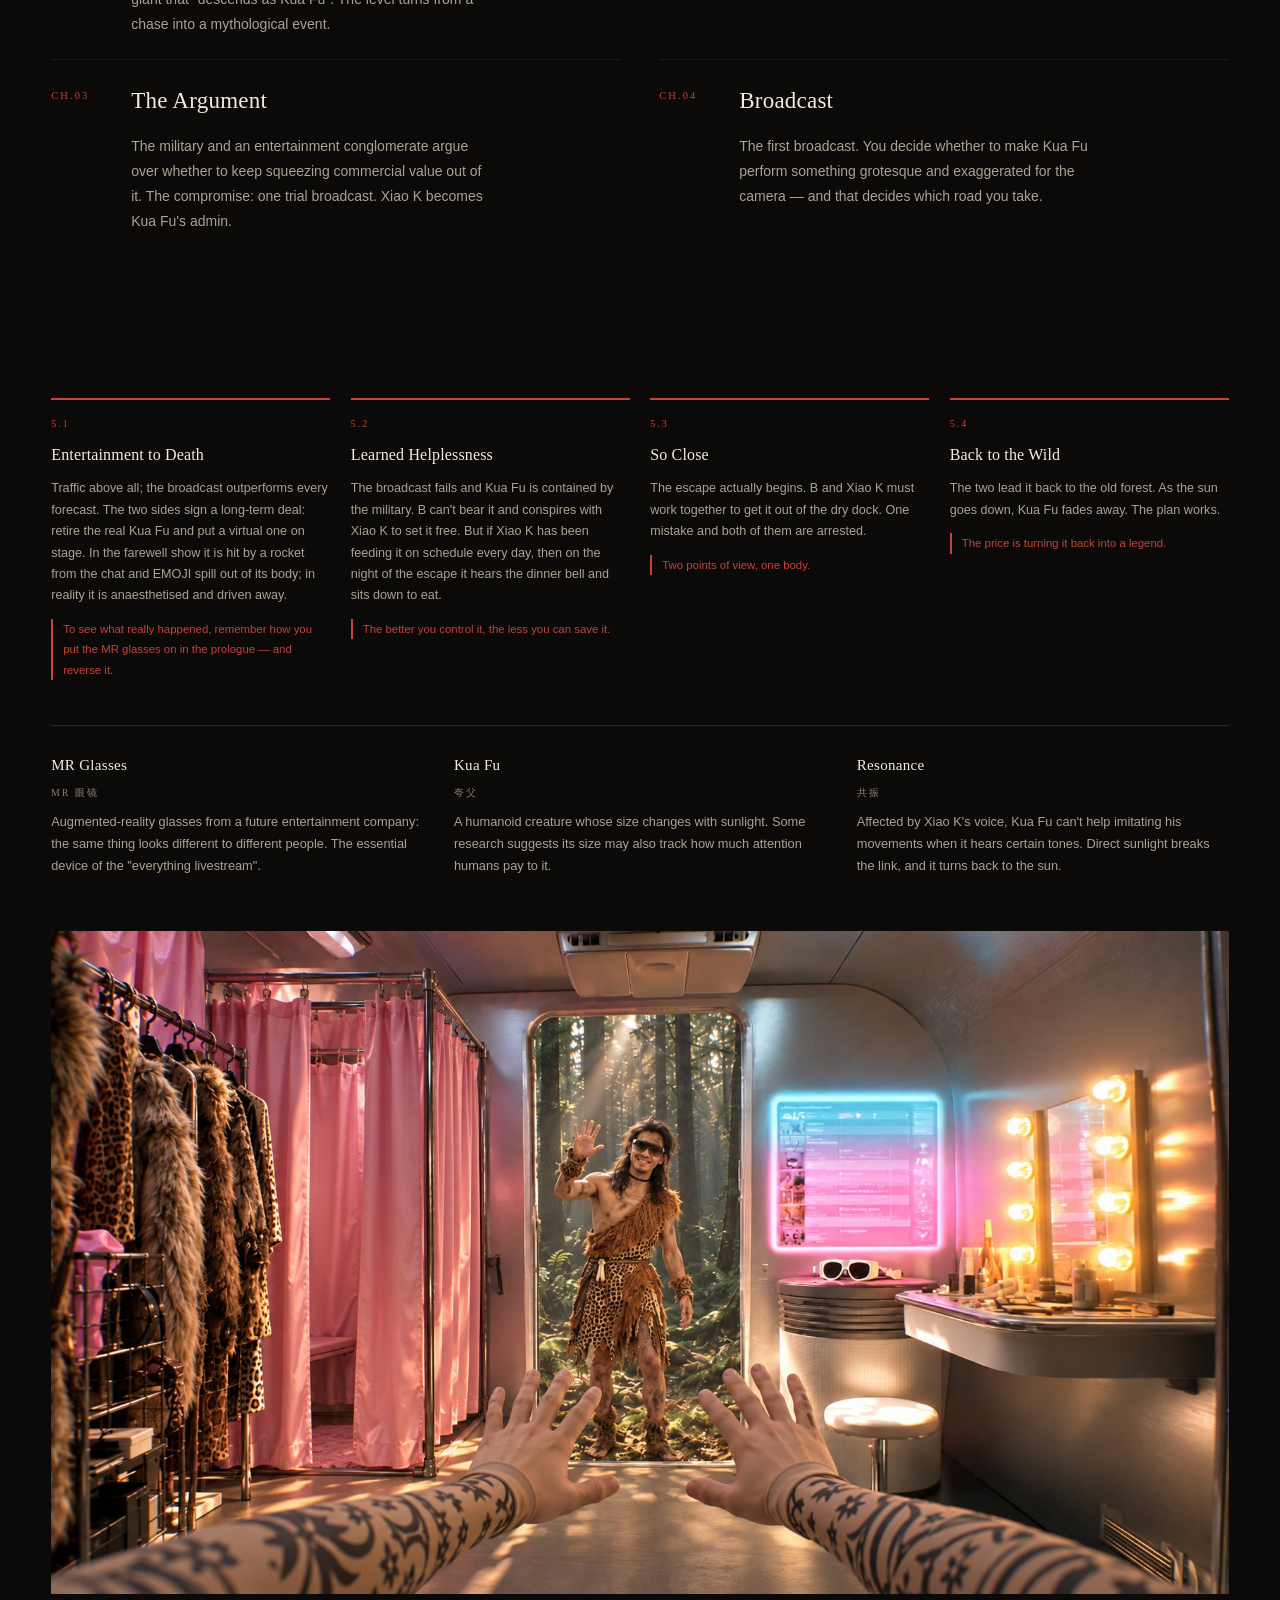
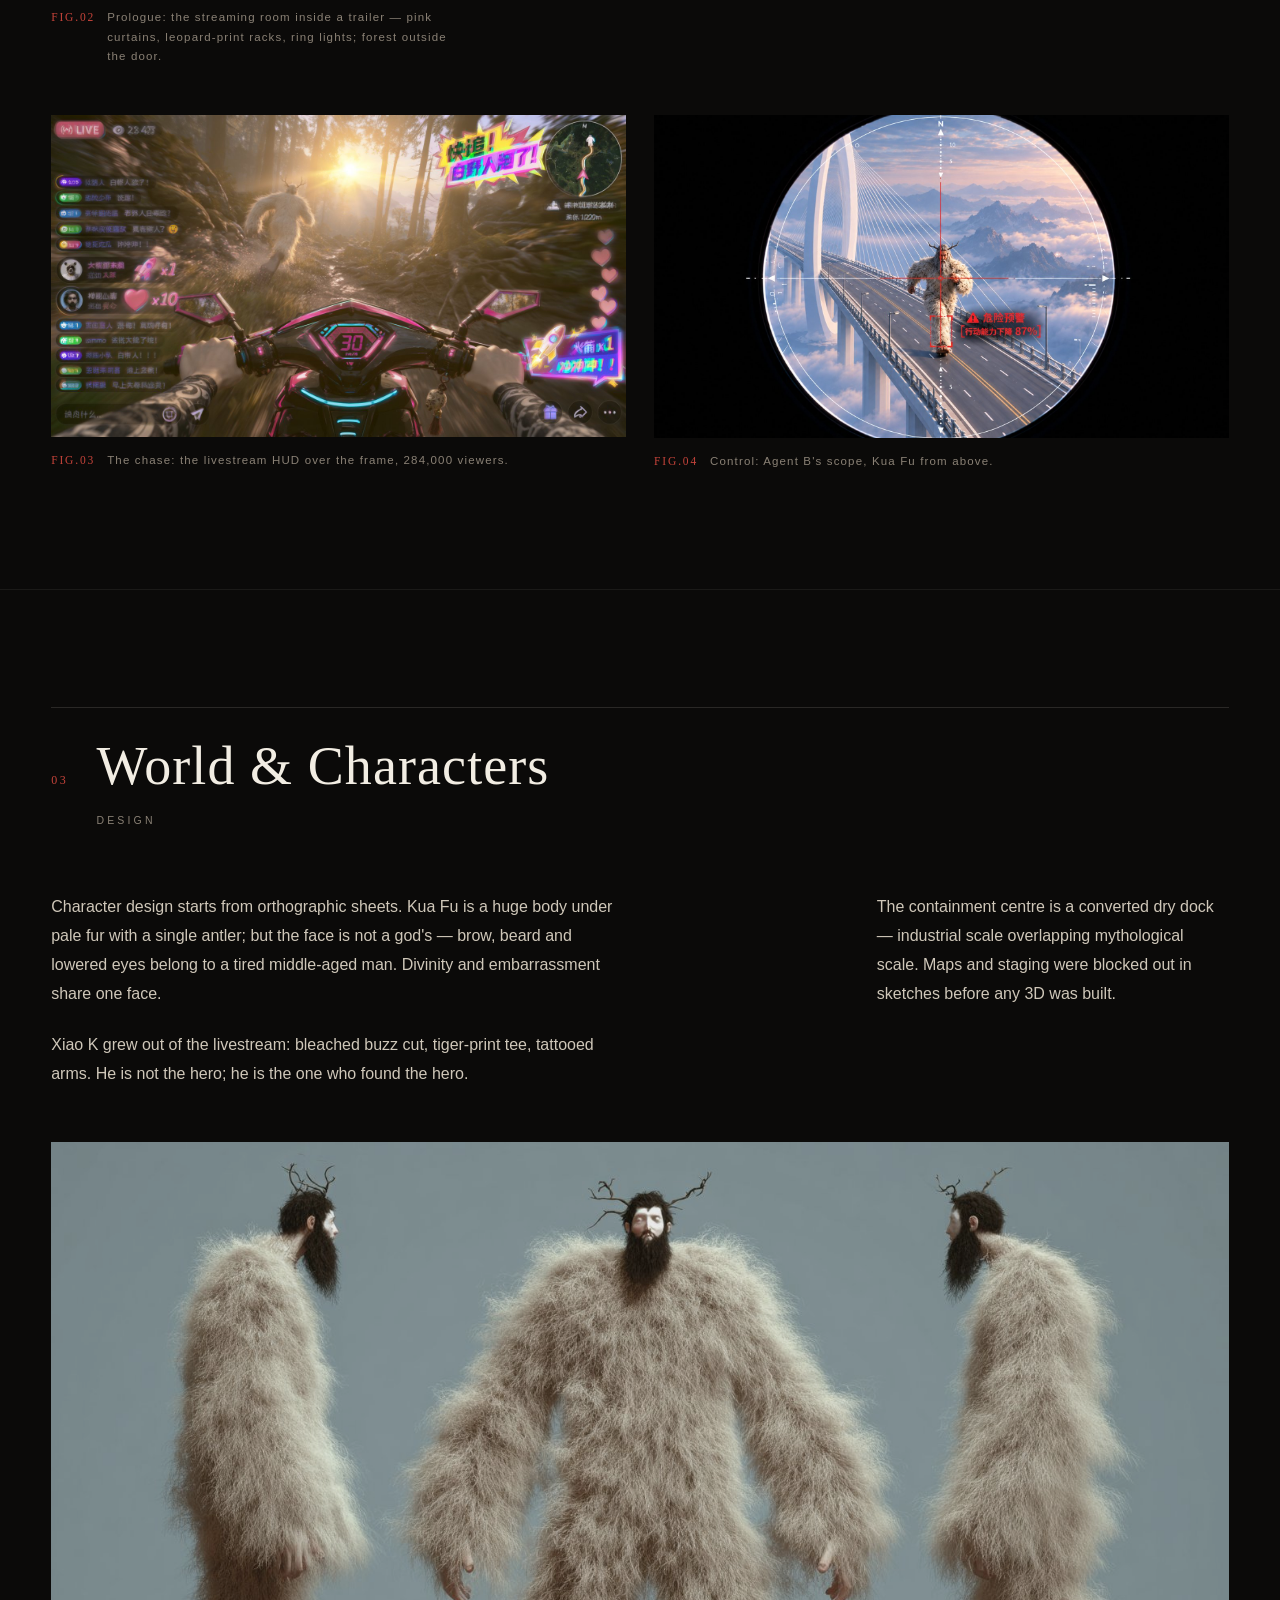
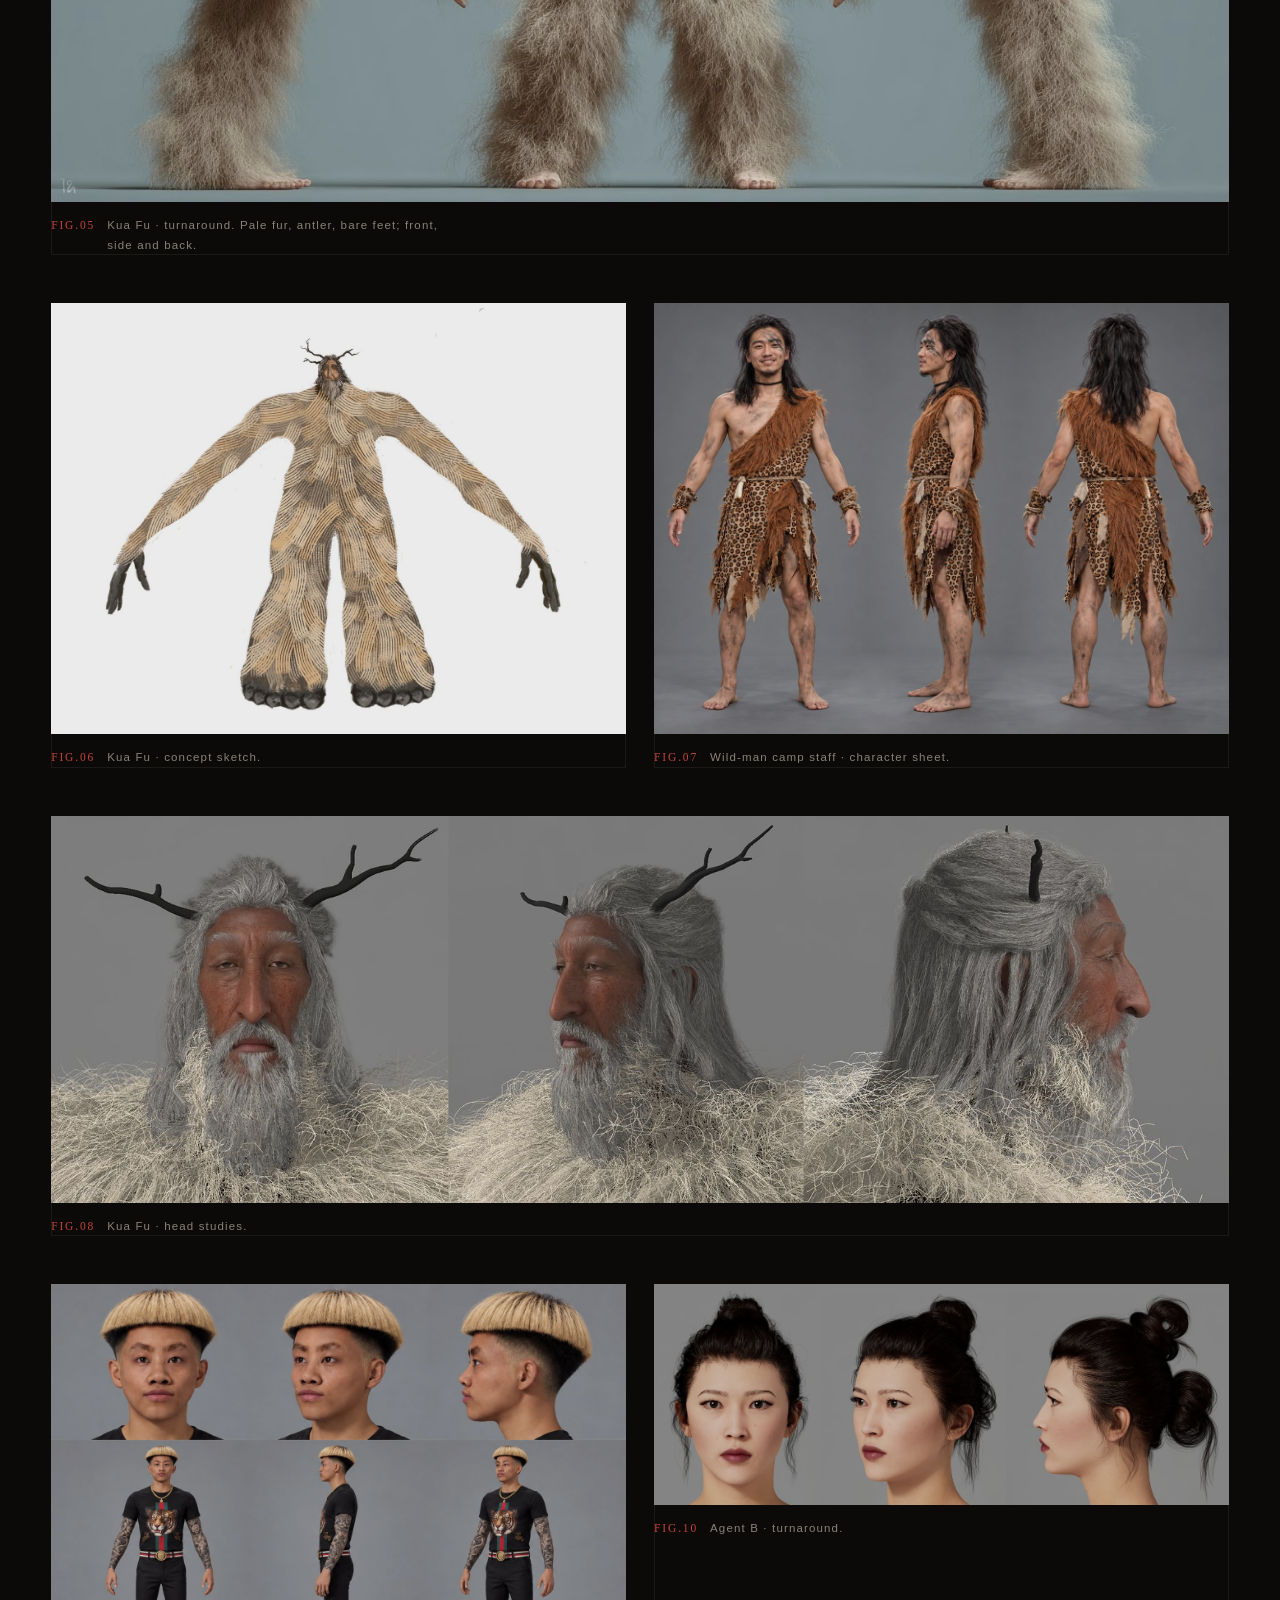
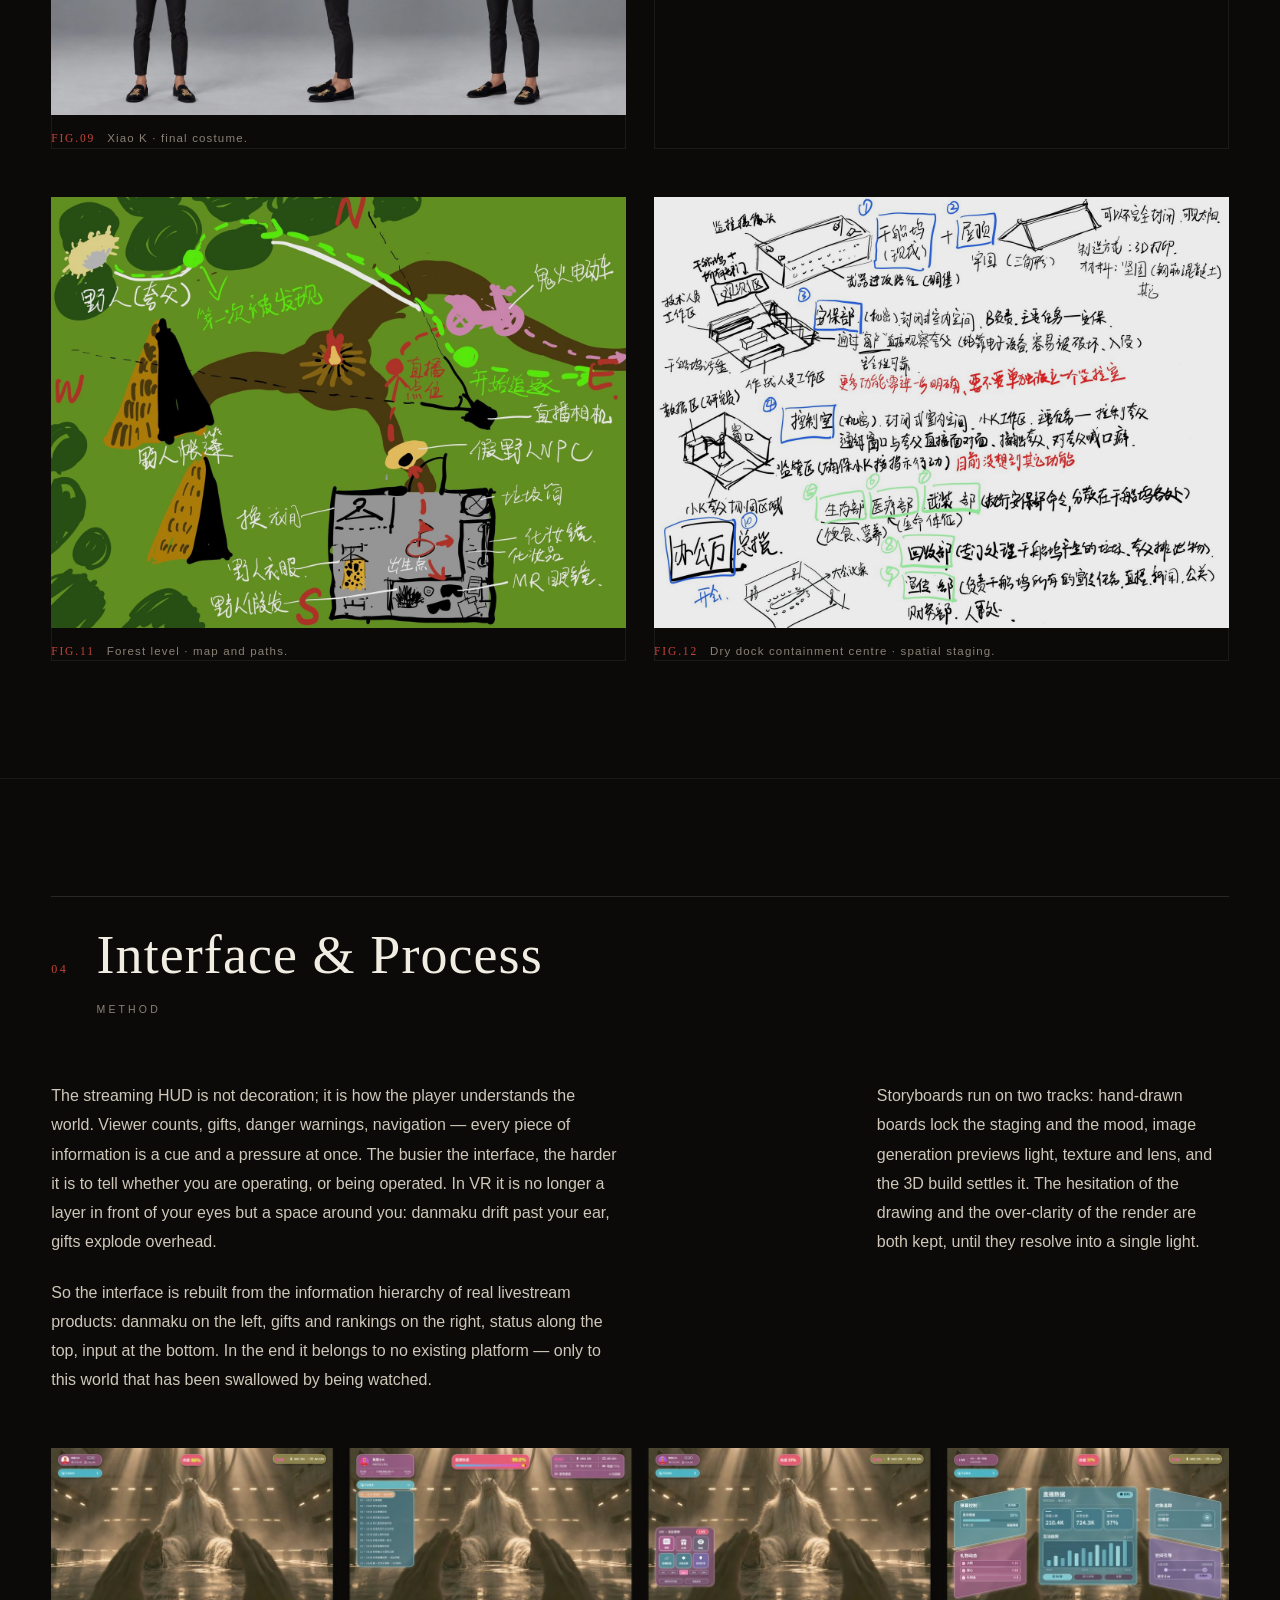
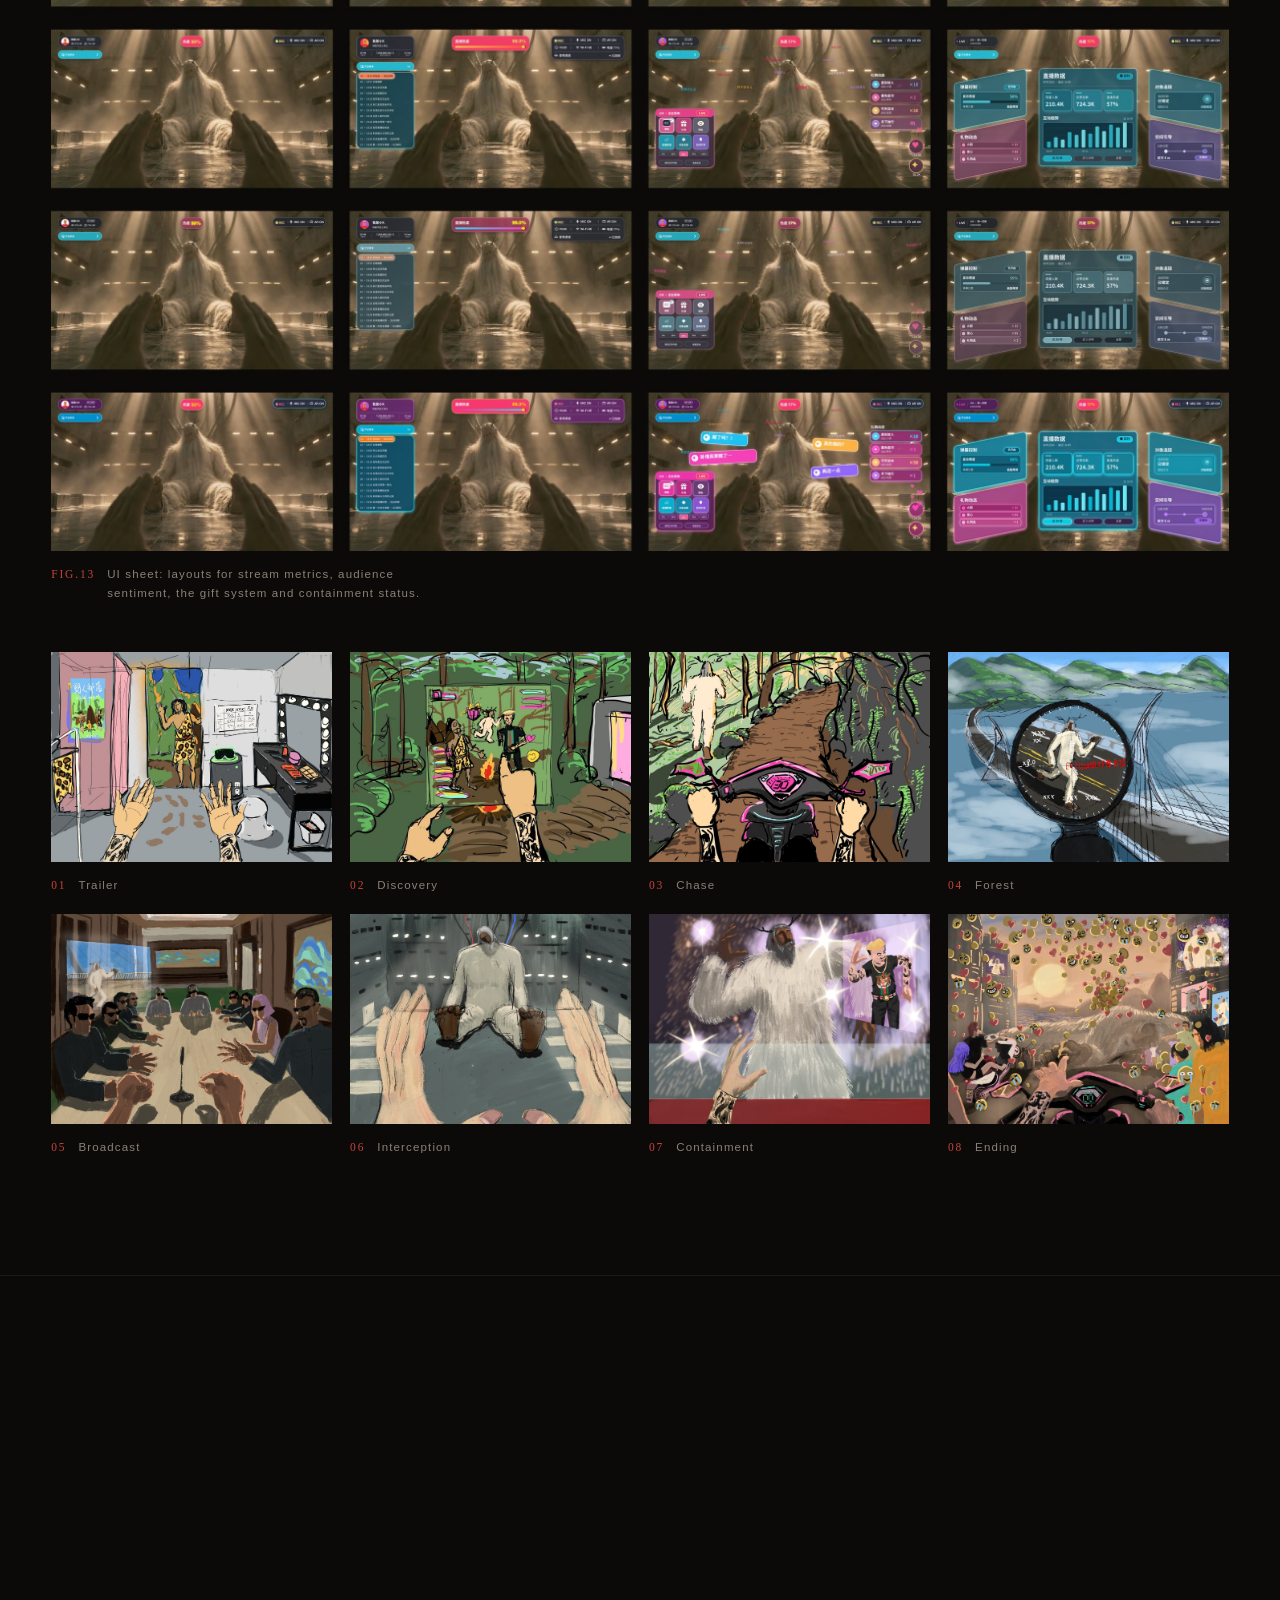
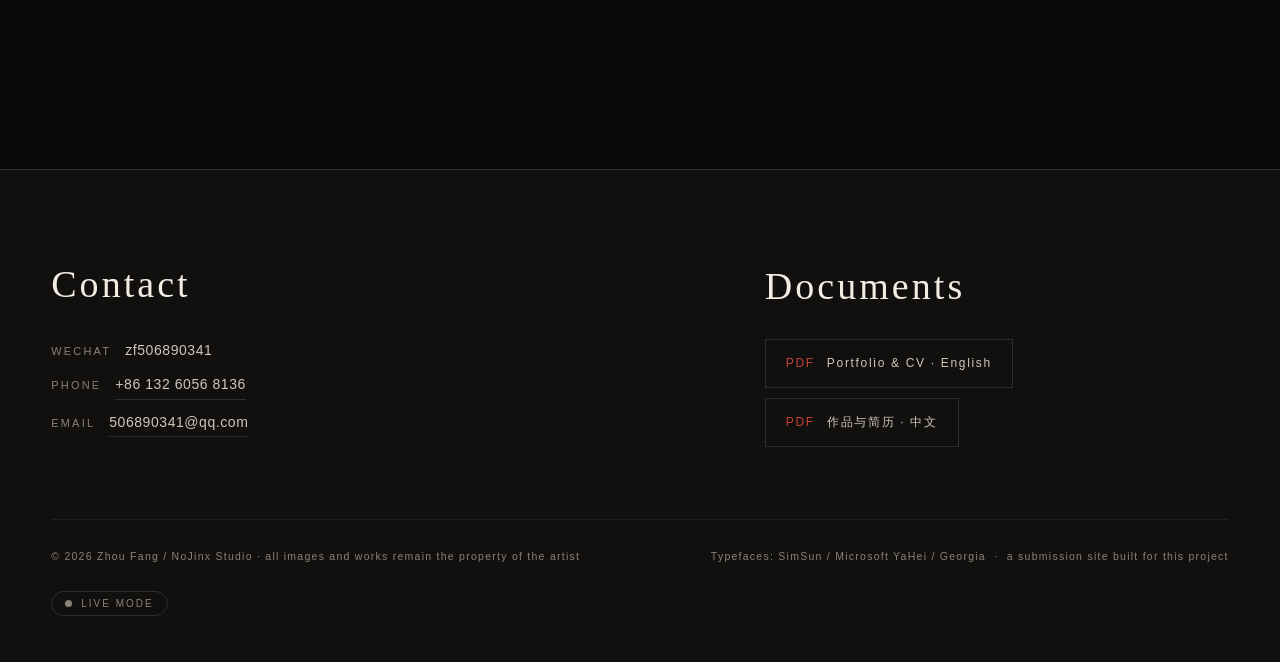
<file: en.html>
﻿<!DOCTYPE html>
<html lang="en">
<head>
<meta charset="utf-8">
<meta name="viewport" content="width=device-width,initial-scale=1">
<title>I Am Not Kua Fu — Zhou Fang</title>
<meta name="description" content="I Am Not Kua Fu — an immersive narrative game whose only narrative interface is a first-person livestream. Artist: Zhou Fang. Project submission and artist CV.">
<link rel="stylesheet" href="assets/style.css">
</head>
<body class="en">

<div id="progress"></div>

<header class="site-head">
  <div class="wrap">
    <a class="brand" href="#top"><b>Kuafu</b><span>I Am Not Kua Fu</span></a>
    <nav class="site-nav">
      <a href="#project">Project</a>
      <a href="#story">Story</a>
      <a href="#world">World &amp; Characters</a>
      <a href="#interface">Interface &amp; Process</a>
      <a href="#team">Team</a>
      <a href="#artist">Artist</a>
    </nav>
    <div class="lang"><a href="index.html">中文</a><a class="on" href="en.html" aria-current="page">EN</a></div>
  </div>
</header>

<main id="top">

<!-- ================= HERO ================= -->
<section class="hero">
  <div class="hero-media"><img src="assets/hero.jpg" alt="I Am Not Kua Fu — chasing the wild man through a livestream"></div>
  <div class="hero-inner wrap">
    <div class="eyebrow">Artist Submission &nbsp;·&nbsp; 2026</div>
    <h1>I Am Not Kua Fu</h1>
    <p class="sub">我不是夸父</p>
    <div class="hero-meta">
      <span><em>GENRE</em>VR immersive narrative game</span>
      <span><em>POV</em>First person · livestream camera</span>
      <span><em>SETTING</em>2050</span>
      <span><em>STATUS</em>In development</span>
    </div>
  </div>
  <div class="credit">Artist<b>Zhou Fang</b>周昉</div>
  <div class="scroll-cue">SCROLL</div>
</section>

<!-- ================= 01 PROJECT ================= -->
<section class="sec" id="project">
  <div class="wrap">
    <header class="sec-head rv">
      <span class="num">01</span>
      <h2>Project</h2>
      <span class="en">Overview</span>
    </header>

    <div class="split-3 rv">
      <div>
        <p class="lead">One streamer, one wild man,<br>and a chase about being watched.</p>
        <div class="prose">
          <p><em>I Am Not Kua Fu</em> is a <strong>VR immersive narrative game</strong> whose only narrative interface is a <strong>first-person livestream</strong>. You put on a headset and are dropped straight into Xiao K's stream — an outdoor shoot in a forest in 2050, until a mysterious "wild man" walks into the frame. From then on, everything that happens is watched by the platform, the audience and the algorithm at once.</p>
          <p>It continues the VR method built in <em>Chinese Immortals</em>: that 14-minute piece used 20,000 photographs to scan folk shrines and let the audience walk among them. Here the audience is put inside a machine that is already broadcasting — <strong>the headset is the machine, the lens is the player's eye</strong>.</p>
          <p>It begins with an ordinary shoot. Xiao K rides a motorbike through the hills chasing a wild man that keeps growing: you type a signature catchphrase yourself, you copy its gestures, and voice and movement establish a <strong>resonance</strong> between you. But when the sun comes back out the resonance breaks — it only follows the sun, until on the coast it unfolds into the giant who "descends as Kua Fu".</p>
          <p>You then switch to Agent B, tasked with stopping the creature code-named Kua Fu before it reaches the city: kill, or wound? The body part you hit changes everything that follows. Once subdued, Kua Fu is taken to a <strong>containment centre converted from a vast dry dock</strong>. The military and an entertainment conglomerate argue over its commercial value; the compromise is to let it do one trial broadcast. Xiao K, now a major influencer, becomes its "admin".</p>
          <p>After that you decide whether to make Kua Fu perform something grotesque and exaggerated on camera. That choice opens four endings: global stardom, total containment, a failed escape, or a return to the forest — where it fades away as the sun goes down.</p>
        </div>
      </div>
      <dl class="facts">
        <div><dt>Genre</dt><dd>VR immersive narrative game</dd></div>
        <div><dt>Platform</dt><dd>VR · mainstream headsets (standalone / PC VR)</dd></div>
        <div><dt>POV</dt><dd>First person · livestream camera</dd></div>
        <div><dt>Setting</dt><dd>2050 · a coastal city</dd></div>
        <div><dt>Structure</dt><dd>Four chapters + four endings</dd></div>
        <div><dt>Mechanics</dt><dd>Motorbike chase / catchphrase-and-gesture resonance / kill-or-wound decision / trial broadcast staging / hidden MR-glasses operation / branching endings</dd></div>
        <div><dt>Stage</dt><dd>In development — world, script, storyboards, character design and UI complete</dd></div>
        <div><dt>Team</dt><dd>NoJinx Studio 不信邪工作室 (Zhou Fang, Yan Weiqi, Yang Jingwei)</dd></div>
      </dl>
    </div>

    <div class="split gap-lg rv">
      <div class="prose">
        <p class="quote">Kua Fu chasing the sun is a myth about pursuing something unreachable. In the game, what is chased becomes traffic, spectacle and other people's attention.</p>
        <p>The streamer chases a trending topic, the platform chases retention, the audience chases the next broadcast. The myth is not retold — its roles are reassigned. Every viewer takes part in Kua Fu's growth.</p>
      </div>
      <figure class="fig cap-wide">
        <img class="zoom" src="assets/story-end.jpg" alt="A giant Kua Fu in a city plaza" loading="lazy">
        <figcaption><b>FIG.01</b>Entertainment ending: the city plaza, balloons and livestream billboards rising together.</figcaption>
      </figure>
    </div>
  </div>
</section>

<!-- ================= 02 STORY ================= -->
<section class="sec" id="story">
  <div class="wrap">
    <header class="sec-head rv">
      <span class="num">02</span>
      <h2>Story</h2>
      <span class="en">Five movements</span>
    </header>

    <div class="acts rv">
      <div class="act">
        <div class="no">CH.01</div>
        <div>
          <h3>Prologue · The Chase</h3>
          <p>A forest livestream, and a wild man walks into frame. Xiao K rides out after it; you type a catchphrase, you copy its gestures, and the resonance slows it down. Then the sun breaks through, the resonance snaps, and it goes back to chasing the sun — until, on the coast, it unfolds into the giant that "descends as Kua Fu". The level turns from a chase into a mythological event.</p>
        </div>
      </div>
      <div class="act">
        <div class="no">CH.02</div>
        <div>
          <h3>Control</h3>
          <p>B is sent to stop a creature code-named Kua Fu from entering the city. Kill it, or wound it? Which part you hit decides what it can still do afterwards.</p>
        </div>
      </div>
      <div class="act">
        <div class="no">CH.03</div>
        <div>
          <h3>The Argument</h3>
          <p>The military and an entertainment conglomerate argue over whether to keep squeezing commercial value out of it. The compromise: one trial broadcast. Xiao K becomes Kua Fu's admin.</p>
        </div>
      </div>
      <div class="act">
        <div class="no">CH.04</div>
        <div>
          <h3>Broadcast</h3>
          <p>The first broadcast. You decide whether to make Kua Fu perform something grotesque and exaggerated for the camera — and that decides which road you take.</p>
        </div>
      </div>
    </div>

    <div class="endings-head rv">
      <h3>Four Endings</h3>
      <span>5.1 — 5.4</span>
    </div>
    <div class="endings rv">
      <div class="ending">
        <div class="code">5.1</div>
        <h4>Entertainment to Death</h4>
        <p>Traffic above all; the broadcast outperforms every forecast. The two sides sign a long-term deal: retire the real Kua Fu and put a virtual one on stage. In the farewell show it is hit by a rocket from the chat and EMOJI spill out of its body; in reality it is anaesthetised and driven away.</p>
        <div class="hook">To see what really happened, remember how you put the MR glasses on in the prologue — and reverse it.</div>
      </div>
      <div class="ending">
        <div class="code">5.2</div>
        <h4>Learned Helplessness</h4>
        <p>The broadcast fails and Kua Fu is contained by the military. B can't bear it and conspires with Xiao K to set it free. But if Xiao K has been feeding it on schedule every day, then on the night of the escape it hears the dinner bell and sits down to eat.</p>
        <div class="hook">The better you control it, the less you can save it.</div>
      </div>
      <div class="ending">
        <div class="code">5.3</div>
        <h4>So Close</h4>
        <p>The escape actually begins. B and Xiao K must work together to get it out of the dry dock. One mistake and both of them are arrested.</p>
        <div class="hook">Two points of view, one body.</div>
      </div>
      <div class="ending">
        <div class="code">5.4</div>
        <h4>Back to the Wild</h4>
        <p>The two lead it back to the old forest. As the sun goes down, Kua Fu fades away. The plan works.</p>
        <div class="hook">The price is turning it back into a legend.</div>
      </div>
    </div>

    <div class="settings rv">
      <div class="setting">
        <h4>MR Glasses<span>MR 眼镜</span></h4>
        <p>Augmented-reality glasses from a future entertainment company: the same thing looks different to different people. The essential device of the "everything livestream".</p>
      </div>
      <div class="setting">
        <h4>Kua Fu<span>夸父</span></h4>
        <p>A humanoid creature whose size changes with sunlight. Some research suggests its size may also track how much attention humans pay to it.</p>
      </div>
      <div class="setting">
        <h4>Resonance<span>共振</span></h4>
        <p>Affected by Xiao K's voice, Kua Fu can't help imitating his movements when it hears certain tones. Direct sunlight breaks the link, and it turns back to the sun.</p>
      </div>
    </div>

    <div class="stack gap-lg" style="margin-top:clamp(36px,6vh,64px)">
      <figure class="fig rv cap-wide">
        <img class="zoom" src="assets/story-find.jpg" alt="The livestream trailer" loading="lazy">
        <figcaption><b>FIG.02</b>Prologue: the streaming room inside a trailer — pink curtains, leopard-print racks, ring lights; forest outside the door.</figcaption>
      </figure>
      <div class="grid-2 rv">
        <figure class="fig">
          <img class="zoom" src="assets/story-chase.jpg" alt="Chasing the wild man from a motorbike" loading="lazy">
          <figcaption><b>FIG.03</b>The chase: the livestream HUD over the frame, 284,000 viewers.</figcaption>
        </figure>
        <figure class="fig">
          <img class="zoom" src="assets/story-intercept.jpg" alt="Kua Fu seen through a targeting scope" loading="lazy">
          <figcaption><b>FIG.04</b>Control: Agent B's scope, Kua Fu from above.</figcaption>
        </figure>
      </div>
    </div>
  </div>
</section>

<!-- ================= 03 WORLD ================= -->
<section class="sec" id="world">
  <div class="wrap">
    <header class="sec-head rv">
      <span class="num">03</span>
      <h2>World &amp; Characters</h2>
      <span class="en">Design</span>
    </header>

    <div class="split-3 rv">
      <div class="prose">
        <p>Character design starts from orthographic sheets. Kua Fu is a huge body under pale fur with a single antler; but the face is not a god's — brow, beard and lowered eyes belong to a tired middle-aged man. Divinity and embarrassment share one face.</p>
        <p>Xiao K grew out of the livestream: bleached buzz cut, tiger-print tee, tattooed arms. He is not the hero; he is the one who found the hero.</p>
      </div>
      <div class="prose">
        <p>The containment centre is a converted dry dock — industrial scale overlapping mythological scale. Maps and staging were blocked out in sketches before any 3D was built.</p>
      </div>
    </div>

    <div class="stack gap-lg">
      <figure class="fig rv sheet cap-wide">
        <img class="zoom" src="assets/kuafu-sheet.jpg" alt="Kua Fu character turnaround" loading="lazy">
        <figcaption><b>FIG.05</b>Kua Fu · turnaround. Pale fur, antler, bare feet; front, side and back.</figcaption>
      </figure>

      <div class="grid-2 rv">
        <figure class="fig sheet">
          <img class="zoom" src="assets/kuafu-sketch.jpg" alt="Kua Fu concept sketch" loading="lazy">
          <figcaption><b>FIG.06</b>Kua Fu · concept sketch.</figcaption>
        </figure>
        <figure class="fig sheet">
          <img class="zoom" src="assets/wild-staff.jpg" alt="Wild-man camp staff character" loading="lazy">
          <figcaption><b>FIG.07</b>Wild-man camp staff · character sheet.</figcaption>
        </figure>
      </div>

      <figure class="fig rv sheet cap-wide">
        <img class="zoom" src="assets/kuafu-head.jpg" alt="Kua Fu head studies" loading="lazy">
        <figcaption><b>FIG.08</b>Kua Fu · head studies.</figcaption>
      </figure>

      <div class="grid-2 rv">
        <figure class="fig sheet">
          <img class="zoom" src="assets/xiaok.jpg" alt="Xiao K costume sheet" loading="lazy">
          <figcaption><b>FIG.09</b>Xiao K · final costume.</figcaption>
        </figure>
        <figure class="fig sheet">
          <img class="zoom" src="assets/agent-b.jpg" alt="Agent B turnaround" loading="lazy">
          <figcaption><b>FIG.10</b>Agent B · turnaround.</figcaption>
        </figure>
      </div>

      <div class="grid-2 rv">
        <figure class="fig sheet">
          <img class="zoom" src="assets/map-forest.jpg" alt="Forest level map sketch" loading="lazy">
          <figcaption><b>FIG.11</b>Forest level · map and paths.</figcaption>
        </figure>
        <figure class="fig sheet">
          <img class="zoom" src="assets/map-drydock.jpg" alt="Dry dock containment sketch" loading="lazy">
          <figcaption><b>FIG.12</b>Dry dock containment centre · spatial staging.</figcaption>
        </figure>
      </div>
    </div>
  </div>
</section>

<!-- ================= 04 INTERFACE ================= -->
<section class="sec" id="interface">
  <div class="wrap">
    <header class="sec-head rv">
      <span class="num">04</span>
      <h2>Interface &amp; Process</h2>
      <span class="en">Method</span>
    </header>

    <div class="split-3 rv">
      <div class="prose">
        <p>The streaming HUD is not decoration; it is how the player understands the world. Viewer counts, gifts, danger warnings, navigation — every piece of information is a cue and a pressure at once. The busier the interface, the harder it is to tell whether you are operating, or being operated. In VR it is no longer a layer in front of your eyes but a space around you: danmaku drift past your ear, gifts explode overhead.</p>
        <p>So the interface is rebuilt from the information hierarchy of real livestream products: danmaku on the left, gifts and rankings on the right, status along the top, input at the bottom. In the end it belongs to no existing platform — only to this world that has been swallowed by being watched.</p>
      </div>
      <div class="prose">
        <p>Storyboards run on two tracks: hand-drawn boards lock the staging and the mood, image generation previews light, texture and lens, and the 3D build settles it. The hesitation of the drawing and the over-clarity of the render are both kept, until they resolve into a single light.</p>
      </div>
    </div>

    <div class="stack gap-lg">
      <figure class="fig rv cap-wide">
        <img class="zoom" src="assets/ui.jpg" alt="Game UI design sheet" loading="lazy">
        <figcaption><b>FIG.13</b>UI sheet: layouts for stream metrics, audience sentiment, the gift system and containment status.</figcaption>
      </figure>

      <div class="grid-4 rv">
        <figure class="fig"><img class="zoom" src="assets/sk-01.jpg" alt="Storyboard 1" loading="lazy"><figcaption><b>01</b>Trailer</figcaption></figure>
        <figure class="fig"><img class="zoom" src="assets/sk-02.jpg" alt="Storyboard 2" loading="lazy"><figcaption><b>02</b>Discovery</figcaption></figure>
        <figure class="fig"><img class="zoom" src="assets/sk-03.jpg" alt="Storyboard 3" loading="lazy"><figcaption><b>03</b>Chase</figcaption></figure>
        <figure class="fig"><img class="zoom" src="assets/sk-04.jpg" alt="Storyboard 4" loading="lazy"><figcaption><b>04</b>Forest</figcaption></figure>
        <figure class="fig"><img class="zoom" src="assets/sk-05.jpg" alt="Storyboard 5" loading="lazy"><figcaption><b>05</b>Broadcast</figcaption></figure>
        <figure class="fig"><img class="zoom" src="assets/sk-06.jpg" alt="Storyboard 6" loading="lazy"><figcaption><b>06</b>Interception</figcaption></figure>
        <figure class="fig"><img class="zoom" src="assets/sk-07.jpg" alt="Storyboard 7" loading="lazy"><figcaption><b>07</b>Containment</figcaption></figure>
        <figure class="fig"><img class="zoom" src="assets/sk-08.jpg" alt="Storyboard 8" loading="lazy"><figcaption><b>08</b>Ending</figcaption></figure>
      </div>
    </div>
  </div>
</section>

<!-- ================= 05 TEAM ================= -->
<section class="sec" id="team">
  <div class="wrap">
    <header class="sec-head rv">
      <span class="num">05</span>
      <h2>Team</h2>
      <span class="en">NoJinx Studio</span>
    </header>

    <div class="studio-bar rv">
      <b>NoJinx Studio</b>
      <span class="latin">不信邪工作室</span>
      <p>Three people, three crafts — image, algorithm, edit — pressed into one livestream.</p>
    </div>

    <div class="team rv">
      <article class="member">
        <div class="ini">ZF</div>
        <h3>Zhou Fang</h3>
        <div class="pinyin">周昉</div>
        <div class="role">Art Direction · Lead Artist</div>
        <p>Leads the visual direction, the world and the flow design. A doctoral candidate at the Central Academy of Fine Arts, artist and curator whose work has shown at Annecy, the Pingyao International Photography Festival and Aesthetica; he holds the world, the storyboards, the characters and the interface of this livestream together.</p>
        <div class="tags"><span>World</span><span>Visual</span><span>Flow</span></div>
      </article>
      <article class="member">
        <div class="ini">YW</div>
        <h3>Yan Weiqi</h3>
        <div class="pinyin">严未圻</div>
        <div class="role">Lead Programmer</div>
        <div class="edu">Harbin Institute of Technology · Computer Science · BSc / MSc</div>
        <p>Owns the code architecture and works with the team on level design, gameplay design and story adjustments. He holds a bachelor's and a master's degree in Computer Science and Technology from Harbin Institute of Technology, and worked as an AI algorithm engineer before building the Unity game <em>Border Lurker</em> on his own. He crossed to the other side of the screen: he used to make algorithms judge people; now he is building a game about how algorithms watch them.</p>
        <div class="tags"><span>Code</span><span>Levels</span><span>Gameplay</span></div>
      </article>
      <article class="member">
        <div class="ini">YJ</div>
        <h3>Yang Jingwei</h3>
        <div class="pinyin">杨经纬</div>
        <div class="role">Music &amp; Sound · Gameplay</div>
        <p>Handles gameplay design, music, film and promotion. Previously an audio-video editor, he made the sound design for <em>Reincarnation</em>; a heavy gamer who reads a chase through the rhythm of a cut.</p>
        <div class="tags"><span>Music</span><span>Film</span><span>Outreach</span></div>
      </article>
    </div>
  </div>
</section>

<!-- ================= 06 ARTIST ================= -->
<section class="sec" id="artist">
  <div class="wrap">
    <header class="sec-head rv">
      <span class="num">06</span>
      <h2>Artist</h2>
      <span class="en">Zhou Fang</span>
    </header>

    <div class="artist rv">
      <figure class="portrait fig">
        <img class="zoom" src="assets/portrait.jpg" alt="Portrait of Zhou Fang">
        <figcaption><b>PORTRAIT</b>Zhou Fang</figcaption>
      </figure>
      <div>
        <h3>Zhou Fang</h3>
        <div class="en-name">周昉</div>
        <div class="role">
          Artist / curator · doctoral candidate, Central Academy of Fine Arts<br>
          Lecturer, Digital Media Art, Gengdan Institute of Beijing University of Technology<br>
          Curator, Hanyi Art Museum · member, THE PAINTING HOUSE©
        </div>
        <div class="prose" style="margin-top:32px">
          <p>He holds a BA in Product Design and an MA in Photography from the Central Academy of Fine Arts, where he is now a doctoral candidate in Fine Arts, researching the language of moving images and new media, and the relation between traditional and contemporary visual art.</p>
          <p>His recent work keeps moving toward VR: <em>Chinese Immortals</em> scanned shrines from 20,000 photographs, and <em>I Am Not Kua Fu</em> puts the audience inside a world that is already broadcasting. His practice spans photography, digital imaging and new media, exploring the collisions, transformations and fusions between traditional Chinese culture and modern civilisation. His work has been shown at the Annecy International Animation Film Festival, the Chengdu Contemporary Image Museum and the Seoul Independent Animation Festival, among others. Awards include Best VR Film at Aesthetica Film Festival (UK), the Kunpeng Award at the Pingyao International Photography Festival, and honours from the Asian Pioneer Photographer Awards, Student World Impact Film Festival, the 1839 Photography Award and The Alpine Fellowship.</p>
        </div>
      </div>
    </div>

    <div class="stats rv">
      <div class="stat"><b>16</b><i>Exhibitions</i></div>
      <div class="stat"><b>17</b><i>Film Festivals</i></div>
      <div class="stat"><b>22</b><i>Awards</i></div>
    </div>

    <div class="works gap-lg rv">
      <article class="work">
        <div class="poster"><img class="zoom" src="assets/work-reincarnation.jpg" alt="Reincarnation poster" loading="lazy"></div>
        <div class="meta">
          <div class="yr">2022</div>
          <h3>Reincarnation</h3>
          <div class="en-t">轮回</div>
          <p>Humanity takes over hell, abolishes physical punishment and builds a painless reincarnation machine — and the six realms are deformed by that intervention. Official selection, Annecy International Animation Film Festival 2023.</p>
          <div class="spec">CG animation · 4′11″ · variable size</div>
        </div>
      </article>
      <article class="work">
        <div class="poster"><img class="zoom" src="assets/work-chinese-immortals.jpg" alt="Chinese Immortals poster" loading="lazy"></div>
        <div class="meta">
          <div class="yr">2025</div>
          <h3>Chinese Immortals</h3>
          <div class="en-t">仙儿</div>
          <p>Some 20,000 photographs turned into 3D-scanned shrines, threading a story about immortals who descend to earth to find work — each must find a statue to inhabit. Best VR Film, Aesthetica Film Festival (UK).</p>
          <div class="spec">VR short film · 14′16″</div>
        </div>
      </article>
      <article class="work">
        <div class="poster"><img class="zoom" src="assets/work-live-stream.jpg" alt="Live Stream still" loading="lazy"></div>
        <div class="meta">
          <div class="yr">2023</div>
          <h3>Live Stream</h3>
          <div class="en-t">直播间</div>
          <p>The audience is always absent; so is the streamer under the spotlight, leaving only a symbol for entertainment. The set is drawn from an understanding of the oriental garden — an artificial landscape built to be looked at.</p>
          <div class="spec">Single-screen video · 4K · 2′20″</div>
        </div>
      </article>
    </div>

    <div class="split gap-lg rv" style="margin-top:clamp(48px,8vh,88px)">
      <dl class="facts">
        <div><dt>Education</dt><dd>2014–2018 Central Academy of Fine Arts · Product Design · BA</dd></div>
        <div><dt></dt><dd>2021–2024 Central Academy of Fine Arts · Fine Arts (Photography) · MA</dd></div>
        <div><dt></dt><dd>2026– Central Academy of Fine Arts · Fine Arts · Doctoral candidate</dd></div>
        <div><dt>Awards</dt><dd>2025 Best VR Film, Aesthetica Film Festival · 2024 Kunpeng Award, Pingyao International Photography Festival · 2023 Third Prize, The Alpine Fellowship Visual Arts Prize · 2023 Bronze, Academy Photography Award</dd></div>
        <div><dt>Screened at</dt><dd>Annecy International Animation Film Festival · Chengdu International Photography Week · Seoul Independent Animation Festival · Pingyao International Photography Festival</dd></div>
      </dl>
      <div class="dl">
        <p style="font-size:13px;color:var(--dim);margin:0 0 8px;letter-spacing:.06em">Full CV, including every exhibition, festival and award</p>
        <a class="btn" href="cv-en.pdf" download="Zhou_Fang_KuaFu_Portfolio_and_CV_EN.pdf"><i>PDF</i>Zhou Fang · Portfolio &amp; CV (English)</a>
        <a class="btn" href="cv-zh.pdf" download="周昉_我不是夸父_作品与简历_中文.pdf"><i>PDF</i>周昉 · 作品与简历（中文）</a>
      </div>
    </div>
  </div>
</section>

</main>

<!-- ================= FOOTER ================= -->
<footer class="foot">
  <div class="wrap">
    <div class="grid">
      <div>
        <h2>Contact</h2>
        <div class="contact">
          <p><em>WECHAT</em><span class="plain">zf506890341</span></p>
          <p><em>PHONE</em><a href="tel:13260568136">+86 132 6056 8136</a></p>
          <p><em>EMAIL</em><a href="mailto:506890341@qq.com">506890341@qq.com</a></p>
        </div>
      </div>
      <div>
        <h2>Documents</h2>
        <div class="dl">
          <a class="btn" href="cv-en.pdf" download="Zhou_Fang_KuaFu_Portfolio_and_CV_EN.pdf"><i>PDF</i>Portfolio &amp; CV · English</a>
          <a class="btn" href="cv-zh.pdf" download="周昉_我不是夸父_作品与简历_中文.pdf"><i>PDF</i>作品与简历 · 中文</a>
        </div>
      </div>
    </div>
    <div class="colophon">
      <span>© 2026 Zhou Fang / NoJinx Studio · all images and works remain the property of the artist</span>
      <span>Typefaces: SimSun / Microsoft YaHei / Georgia &nbsp;·&nbsp; a submission site built for this project</span>
      <button class="mode-switch" id="modeSwitch" aria-pressed="false" title="Toggle livestream mode">
        <span class="dot"></span><span>Live mode</span>
      </button>
    </div>
  </div>
</footer>

<div id="lb"><img alt=""><div class="cap"></div></div>

<!-- livestream costume: hidden until the switch is flipped -->
<div class="dopa-ui" aria-hidden="true">
  <div class="ticker"><span>🔥 LIVESTREAM ONLY · Kua Fu plush ¥99 · first 100 orders get a glow-in-the-dark antler · follow to enter the EMOJI blind box · dry-dock merch 50% off · one rocket lights up Kua Fu · free shipping · no returns · 🔥 LIVESTREAM ONLY · Kua Fu plush ¥99 · first 100 orders get a glow-in-the-dark antler · follow to enter the EMOJI blind box ·</span></div>
  <div class="floaters">
    <div class="chip">👀 284k watching</div>
    <div class="chip">🎁 Rocket ×1</div>
    <div class="chip buy">BUY NOW ¥99</div>
  </div>
  <div class="live-tag"><b></b>LIVE NOW</div>
</div>

<script>
(function(){
  var head = document.querySelector('.site-head');
  var bar = document.getElementById('progress');
  function onScroll(){
    var y = window.scrollY || document.documentElement.scrollTop;
    if (y > 40) head.classList.add('scrolled'); else head.classList.remove('scrolled');
    var h = document.documentElement.scrollHeight - window.innerHeight;
    bar.style.width = (h > 0 ? (y / h * 100) : 0) + '%';
  }
  window.addEventListener('scroll', onScroll, {passive:true});
  onScroll();

  var els = document.querySelectorAll('.rv');
  if ('IntersectionObserver' in window){
    var io = new IntersectionObserver(function(entries){
      entries.forEach(function(e){
        if (e.isIntersecting){ e.target.classList.add('in'); io.unobserve(e.target); }
      });
    }, {rootMargin:'0px 0px -12% 0px', threshold:0.08});
    els.forEach(function(el){ io.observe(el); });
  } else {
    els.forEach(function(el){ el.classList.add('in'); });
  }

  var lb = document.getElementById('lb'), lbImg = lb.querySelector('img'), lbCap = lb.querySelector('.cap');
  document.querySelectorAll('img.zoom').forEach(function(img){
    img.addEventListener('click', function(){
      lbImg.src = img.getAttribute('src');
      var fig = img.closest('figure');
      lbCap.textContent = fig ? (fig.querySelector('figcaption') || {}).textContent || '' : '';
      lb.classList.add('on');
    });
  });
  function close(){ lb.classList.remove('on'); lbImg.removeAttribute('src'); }
  lb.addEventListener('click', close);
  document.addEventListener('keydown', function(e){ if (e.key === 'Escape') close(); });

  var sw = document.getElementById('modeSwitch');
  if (sw){
    sw.addEventListener('click', function(){
      var on = document.body.classList.toggle('dopa');
      sw.setAttribute('aria-pressed', on ? 'true' : 'false');
    });
  }
})();
</script>
</body>
</html>
</file>
<file: assets/style.css>
﻿/* ============================================================
   KUAFU / 我不是夸父 — I Am Not Kua Fu
   Shared stylesheet for the submission site (zh + en)
   ============================================================ */

:root{
  --bg:#0b0a09;
  --bg-2:#12100e;
  --fg:#f2ede3;
  --paper:#cfc7b9;
  --dim:#aaa294;
  --mute:#8a8175;
  --line:rgba(242,237,227,.13);
  --line-soft:rgba(242,237,227,.07);
  --accent:#c4433a;
  --accent-dim:#8d3129;
  --serif-cn:"Songti SC","宋体",SimSun,"SimSun-ExtB",serif;
  --sans-cn:"微软雅黑 Light","Microsoft YaHei Light","Microsoft YaHei","PingFang SC",sans-serif;
  --serif-en:Georgia,"Times New Roman",Times,serif;
  --sans-en:"Helvetica Neue",Helvetica,Arial,"Segoe UI",sans-serif;
  --ease:cubic-bezier(.22,.72,.24,1);
  --gut:clamp(20px,4vw,56px);
}

*{box-sizing:border-box}
html{-webkit-text-size-adjust:100%}
html,body{margin:0;padding:0}
body{
  background:var(--bg);
  color:var(--fg);
  font-family:var(--sans-cn);
  font-weight:300;
  font-size:16px;
  line-height:1.9;
  -webkit-font-smoothing:antialiased;
  text-rendering:optimizeLegibility;
  overflow-x:hidden;
}
body.en{font-family:var(--sans-en);line-height:1.75}

img{display:block;max-width:100%}
a{color:inherit;text-decoration:none}
::selection{background:var(--accent);color:#fff}

.wrap{width:min(1280px,100% - var(--gut)*2);margin-inline:auto}
.wrap-narrow{width:min(880px,100% - var(--gut)*2);margin-inline:auto}

/* ---------- scroll progress ---------- */
#progress{
  position:fixed;top:0;left:0;height:2px;width:0;
  background:var(--accent);z-index:60;transition:width .1s linear;
}

/* ---------- header ---------- */
.site-head{
  position:fixed;top:0;left:0;right:0;z-index:50;
  padding:14px 0;
  background:linear-gradient(180deg,rgba(11,10,9,.86),rgba(11,10,9,0));
  transition:background .4s var(--ease),border-color .4s var(--ease),padding .4s var(--ease);
  border-bottom:1px solid transparent;
}
.site-head.scrolled{
  background:rgba(11,10,9,.88);
  backdrop-filter:blur(14px);-webkit-backdrop-filter:blur(14px);
  border-bottom-color:var(--line-soft);
  padding:10px 0;
}
.site-head .wrap{display:flex;align-items:center;gap:24px}
.brand{display:flex;align-items:baseline;gap:12px;flex-shrink:0}
.brand b{
  font-family:var(--serif-en);font-weight:400;font-size:15px;
  letter-spacing:.34em;text-transform:uppercase;
}
.brand span{font-size:11px;letter-spacing:.18em;color:var(--mute)}
.site-nav{display:flex;gap:26px;margin-left:auto}
.site-nav a{
  font-size:11.5px;letter-spacing:.16em;color:var(--dim);
  padding-bottom:2px;border-bottom:1px solid transparent;
  transition:color .3s,border-color .3s;
}
.site-nav a:hover{color:var(--fg);border-bottom-color:var(--accent)}
.lang{
  display:flex;align-items:center;gap:6px;margin-left:22px;
  font-size:11px;letter-spacing:.14em;
}
.lang a{color:var(--mute);padding:4px 7px;border:1px solid transparent;transition:.3s}
.lang a:hover{color:var(--fg)}
.lang a.on{color:var(--fg);border-color:var(--line)}
.lang i{color:#3d3833;font-style:normal}

/* ---------- hero ---------- */
.hero{position:relative;min-height:100svh;display:flex;align-items:flex-end;overflow:hidden}
.hero-media{position:absolute;inset:0;z-index:0}
.hero-media img{width:100%;height:100%;object-fit:cover;filter:saturate(.92) contrast(1.03)}
.hero-media::after{
  content:"";position:absolute;inset:0;
  background:
    linear-gradient(180deg,rgba(11,10,9,.74) 0%,rgba(11,10,9,.16) 30%,rgba(11,10,9,.62) 58%,rgba(11,10,9,.985) 94%),
    radial-gradient(120% 80% at 20% 90%,rgba(11,10,9,.75),transparent 60%);
}
.hero-inner{position:relative;z-index:2;padding-bottom:clamp(48px,9vh,120px)}
.eyebrow{
  display:inline-flex;align-items:center;gap:14px;
  font-size:10.5px;letter-spacing:.34em;text-transform:uppercase;
  color:var(--accent);margin-bottom:clamp(18px,3vh,34px);
}
.eyebrow::before{content:"";width:46px;height:1px;background:var(--accent);opacity:.7}
.hero h1{
  font-family:var(--serif-cn);
  font-weight:400;
  font-size:clamp(52px,10.5vw,148px);
  line-height:.98;
  letter-spacing:.05em;
  margin:0 0 10px;
  text-shadow:0 2px 60px rgba(0,0,0,.55);
}
.hero h1 .thin{font-size:.34em;letter-spacing:.24em;display:block;margin-bottom:.5em;opacity:.66}
.hero .sub{
  font-family:var(--serif-en);font-style:italic;
  font-size:clamp(17px,2.1vw,26px);
  color:var(--paper);letter-spacing:.04em;margin:0 0 clamp(26px,5vh,52px);
}
body.en .hero h1{font-family:var(--serif-en);letter-spacing:.005em;line-height:1.05;font-size:clamp(40px,7.4vw,104px)}
body.en .hero .sub{font-family:var(--serif-cn);font-style:normal;letter-spacing:.14em}
.hero-meta{
  display:flex;flex-wrap:wrap;gap:10px 34px;margin:0;padding:22px 0 0;
  border-top:1px solid rgba(242,237,227,.18);
  font-size:12px;letter-spacing:.14em;color:var(--paper);
  max-width:900px;
}
.hero-meta span{opacity:.82}
.hero-meta em{font-style:normal;color:var(--mute);margin-right:8px;letter-spacing:.2em;font-size:10.5px}
.credit{
  position:absolute;right:var(--gut);bottom:clamp(48px,9vh,120px);z-index:3;
  text-align:right;font-size:11px;letter-spacing:.22em;color:var(--dim);line-height:2;
}
.credit b{display:block;color:var(--fg);font-family:var(--serif-cn);font-size:19px;letter-spacing:.16em;font-weight:400}
.scroll-cue{
  position:absolute;left:var(--gut);bottom:26px;z-index:3;
  font-size:10px;letter-spacing:.3em;color:var(--mute);
  display:flex;align-items:center;gap:10px;
}
.scroll-cue::after{content:"";width:1px;height:34px;background:linear-gradient(var(--mute),transparent)}

/* ---------- section ---------- */
.sec{padding:clamp(80px,13vh,150px) 0;border-top:1px solid var(--line-soft);position:relative}
.sec:first-of-type{border-top:none}
.sec-head{
  display:grid;grid-template-columns:auto 1fr;align-items:baseline;
  gap:0 28px;margin-bottom:clamp(40px,7vh,76px);
  padding-top:26px;border-top:1px solid var(--line);
}
.sec-head .num{
  font-family:var(--serif-en);font-size:12px;letter-spacing:.22em;
  color:var(--accent);grid-row:1;padding-top:.55em;
}
.sec-head h2{
  font-family:var(--serif-cn);font-weight:400;
  font-size:clamp(30px,4.4vw,54px);line-height:1.2;
  letter-spacing:.06em;margin:0;grid-row:1;
}
body.en .sec-head h2{font-family:var(--serif-en);letter-spacing:.02em}
.sec-head .en{
  grid-column:2;grid-row:2;
  font-size:10.5px;letter-spacing:.3em;text-transform:uppercase;
  color:var(--mute);margin-top:12px;
}

/* ---------- text ---------- */
.prose{max-width:64ch}
.prose p{margin:0 0 1.35em;color:var(--paper);font-size:16.5px;line-height:2.02}
body.en .prose p{line-height:1.82;font-size:16px}
.prose p:last-child{margin-bottom:0}
.prose strong{font-weight:400;color:var(--fg);border-bottom:1px solid rgba(196,67,58,.55);padding-bottom:1px}
.lead{
  font-family:var(--serif-cn);font-weight:400;
  font-size:clamp(19px,2.3vw,27px);line-height:1.95;
  color:var(--fg);letter-spacing:.02em;max-width:46ch;margin:0 0 1.6em;
}
body.en .lead{font-family:var(--serif-en);line-height:1.6;max-width:34ch}
.lead .accent{color:var(--accent)}
.quote{
  font-family:var(--serif-cn);font-size:clamp(18px,2vw,24px);line-height:1.95;
  color:var(--fg);border-left:2px solid var(--accent);
  padding:4px 0 4px 26px;margin:3em 0;max-width:50ch;
}
body.en .quote{font-family:var(--serif-en);line-height:1.6}

/* ---------- columns ---------- */
.split{display:grid;grid-template-columns:1fr 1fr;gap:clamp(28px,5vw,80px);align-items:start}
.split-3{display:grid;grid-template-columns:2.2fr 1fr;gap:clamp(28px,4vw,64px);align-items:start}

/* ---------- facts ---------- */
.facts{border-top:1px solid var(--line);margin:0}
.facts div{display:grid;grid-template-columns:130px 1fr;gap:16px;padding:15px 0;border-bottom:1px solid var(--line-soft)}
.facts dt{font-size:11px;letter-spacing:.18em;color:var(--mute);padding-top:4px}
.facts dd{margin:0;font-size:14.5px;color:var(--paper);line-height:1.8}

/* ---------- figures ---------- */
figure{margin:0}
.fig img{width:100%;height:auto;display:block;background:var(--bg-2)}
.fig{overflow:hidden}
/* production sheets straight from the studio: knock the light greys back
   so they sit inside the dark page instead of punching holes in it */
.sheet img{filter:brightness(.92) saturate(.94)}
.sheet{outline:1px solid rgba(242,237,227,.07);outline-offset:-1px}
.fig img{transition:transform 1.4s var(--ease),opacity .6s}
.fig:hover img{transform:scale(1.012)}
figcaption{
  display:flex;gap:12px;align-items:baseline;
  margin-top:14px;font-size:11.5px;letter-spacing:.1em;color:var(--mute);line-height:1.7;
}
figcaption b{color:var(--accent);font-weight:400;font-family:var(--serif-en);letter-spacing:.16em;flex-shrink:0}
.cap-wide figcaption{max-width:62ch}

.grid-2{display:grid;grid-template-columns:1fr 1fr;gap:clamp(14px,2.2vw,30px)}
.grid-3{display:grid;grid-template-columns:repeat(3,1fr);gap:clamp(12px,1.8vw,24px)}
.grid-4{display:grid;grid-template-columns:repeat(4,1fr);gap:clamp(10px,1.5vw,18px)}
.stack{display:grid;gap:clamp(24px,4vw,48px)}
.gap-lg{margin-top:clamp(36px,6vh,72px)}

/* ---------- story steps ---------- */
.steps{counter-reset:s}
.step{
  display:grid;grid-template-columns:96px 1fr;gap:clamp(16px,3vw,40px);
  padding:clamp(26px,3.5vh,44px) 0;border-top:1px solid var(--line-soft);
}
.step:first-child{border-top:none;padding-top:0}
.step .idx{
  font-family:var(--serif-en);font-size:11px;letter-spacing:.2em;
  color:var(--accent);padding-top:.7em;
}
.step h3{
  font-family:var(--serif-cn);font-weight:400;font-size:clamp(19px,2.1vw,25px);
  letter-spacing:.06em;margin:0 0 .6em;
}
body.en .step h3{font-family:var(--serif-en);letter-spacing:.01em}
.step p{margin:0;color:var(--dim);font-size:14.8px;line-height:1.95;max-width:60ch}
body.en .step p{line-height:1.78}

/* ---------- stat row ---------- */
.stats{display:grid;grid-template-columns:repeat(3,1fr);gap:clamp(16px,3vw,40px);border-top:1px solid var(--line);padding-top:34px;margin-top:clamp(36px,6vh,64px)}
.stat b{
  display:block;font-family:var(--serif-cn);font-weight:400;
  font-size:clamp(44px,6vw,76px);line-height:1;color:var(--fg);letter-spacing:.02em;
}
.stat i{display:block;font-style:normal;font-size:11px;letter-spacing:.24em;color:var(--mute);margin-top:14px;text-transform:uppercase}

/* ---------- works ---------- */
.works{display:grid;grid-template-columns:repeat(3,1fr);gap:clamp(18px,3vw,40px)}
.work{display:flex;flex-direction:column}
.work .poster{position:relative;overflow:hidden;background:var(--bg-2);aspect-ratio:3/4}
.work .poster img{width:100%;height:100%;object-fit:cover;transition:transform 1.6s var(--ease)}
.work:hover .poster img{transform:scale(1.03)}
.work .meta{padding-top:18px}
.work .yr{font-family:var(--serif-en);font-size:11px;letter-spacing:.2em;color:var(--accent)}
.work h3{
  font-family:var(--serif-cn);font-weight:400;font-size:21px;letter-spacing:.05em;
  margin:.35em 0 .15em;
}
body.en .work h3{font-family:var(--serif-en)}
.work .en-t{font-family:var(--serif-en);font-style:italic;font-size:13px;color:var(--mute);letter-spacing:.03em}
.work p{font-size:13.6px;line-height:1.9;color:var(--dim);margin:.9em 0 0}
.work .spec{font-size:11px;letter-spacing:.08em;color:var(--mute);margin-top:.8em}

/* ---------- artist block ---------- */
.artist{display:grid;grid-template-columns:.85fr 1.15fr;gap:clamp(28px,5vw,72px);align-items:start}
.portrait{position:relative}
.portrait img{width:100%;filter:grayscale(.15) contrast(1.02)}
.portrait figcaption{margin-top:14px}
.artist h3{
  font-family:var(--serif-cn);font-weight:400;font-size:clamp(26px,3vw,36px);
  letter-spacing:.1em;margin:0;line-height:1.3;
}
.artist .en-name{font-family:var(--serif-en);font-size:12px;letter-spacing:.3em;color:var(--mute);margin-top:10px;text-transform:uppercase}
.artist .role{font-size:13px;color:var(--paper);letter-spacing:.06em;margin-top:22px;line-height:1.9}

/* ---------- contact / footer ---------- */
.foot{border-top:1px solid var(--line);padding:clamp(56px,9vh,100px) 0 46px;background:var(--bg-2)}
.foot .grid{display:grid;grid-template-columns:1.4fr 1fr;gap:clamp(28px,5vw,72px);align-items:end}
.foot h2{
  font-family:var(--serif-cn);font-weight:400;font-size:clamp(24px,3.2vw,38px);
  letter-spacing:.08em;margin:0 0 20px;
}
body.en .foot h2{font-family:var(--serif-en)}
.contact a{display:inline-block;border-bottom:1px solid var(--line);padding-bottom:2px;transition:.3s}
.contact a:hover{border-bottom-color:var(--accent);color:#fff}
.contact .plain{color:var(--paper)}
.contact p{margin:0 0 10px;font-size:14px;color:var(--paper);letter-spacing:.04em}
.contact em{font-style:normal;color:var(--mute);font-size:11px;letter-spacing:.2em;margin-right:14px}
.dl{display:flex;flex-direction:column;gap:10px;align-items:flex-start}
.btn{
  display:inline-flex;align-items:center;gap:12px;
  border:1px solid var(--line);padding:13px 20px;
  font-size:12px;letter-spacing:.14em;color:var(--paper);
  transition:.35s var(--ease);
}
.btn:hover{border-color:var(--accent);color:#fff;background:rgba(196,67,58,.1)}
.btn i{font-style:normal;color:var(--accent)}
.colophon{
  display:flex;justify-content:space-between;gap:24px;flex-wrap:wrap;
  margin-top:clamp(48px,8vh,84px);padding-top:26px;border-top:1px solid var(--line-soft);
  font-size:10.5px;letter-spacing:.12em;color:var(--mute);line-height:2;
}

/* ---------- lightbox ---------- */
#lb{
  position:fixed;inset:0;z-index:100;display:none;place-items:center;
  background:rgba(6,5,4,.96);padding:4vh 4vw;cursor:zoom-out;
}
#lb.on{display:grid}
#lb img{max-width:100%;max-height:90vh;object-fit:contain;box-shadow:0 30px 90px rgba(0,0,0,.6)}
#lb .cap{
  position:absolute;bottom:3vh;left:0;right:0;text-align:center;
  font-size:11.5px;letter-spacing:.12em;color:var(--dim);
}
img.zoom{cursor:zoom-in}

/* ---------- reveal ---------- */
.rv{opacity:0;transform:translateY(22px);transition:opacity 1s var(--ease),transform 1s var(--ease)}
.rv.in{opacity:1;transform:none}
@media (prefers-reduced-motion:reduce){
  .rv{opacity:1;transform:none;transition:none}
  .fig img,.work .poster img{transition:none}
  html{scroll-behavior:auto}
}
html{scroll-behavior:smooth}

/* ---------- responsive ---------- */
@media (max-width:980px){
  .site-nav{display:none}
  .split,.split-3,.artist,.foot .grid{grid-template-columns:1fr}
  .hero h1{letter-spacing:.03em}
  .credit{display:none}
}
@media (max-width:760px){
  .wrap,.wrap-narrow{width:auto;padding-inline:var(--gut)}
  .prose,.prose p,.lead,.quote{max-width:none}
  .split>*,.split-3>*,.artist>*,.grid-2>*,.grid-3>*,.grid-4>*,.works>*,.stack>*{min-width:0}
  .hero-meta{display:grid;grid-template-columns:1fr;gap:7px;padding-top:18px}
  .grid-3,.works{grid-template-columns:1fr 1fr}
  .grid-4{grid-template-columns:1fr 1fr}
  .stats{grid-template-columns:1fr 1fr 1fr;gap:16px}
  .step{grid-template-columns:1fr;gap:8px}
  .sec-head{grid-template-columns:1fr}
  .sec-head .num{grid-row:auto}
  .sec-head .en{grid-column:1;grid-row:auto}
  .facts div{grid-template-columns:92px 1fr;gap:12px}
  .site-head .wrap{padding-inline:var(--gut)}
}
@media (max-width:520px){
  .grid-2,.grid-3,.grid-4,.works{grid-template-columns:1fr}
  .brand span{display:none}
}

/* ============================================================
   ADDITIONS — language switch, team, chapters, endings,
   settings, and the hidden "livestream" (dopamine) mode
   ============================================================ */

/* ---------- language switch ---------- */
.lang{
  display:inline-flex;align-items:center;gap:2px;margin-left:22px;
  border:1px solid var(--line);border-radius:999px;padding:3px;
}
.lang a{padding:4px 11px;border-radius:999px;font-size:10.5px;letter-spacing:.12em;color:var(--mute);transition:background .3s,color .3s}
.lang a:hover{color:var(--fg)}
.lang a.on{background:var(--fg);color:var(--bg)}
.lang i{display:none}
body.en .lang a{letter-spacing:.14em}

/* ---------- studio / team ---------- */
.studio-bar{
  display:flex;justify-content:space-between;align-items:baseline;gap:24px;flex-wrap:wrap;
  border-top:1px solid var(--line);border-bottom:1px solid var(--line);
  padding:20px 0;margin-bottom:clamp(30px,5vh,54px);
}
.studio-bar b{font-family:var(--serif-cn);font-size:clamp(22px,2.6vw,32px);letter-spacing:.12em;font-weight:400}
body.en .studio-bar b{font-family:var(--serif-en);letter-spacing:.02em}
.studio-bar .latin{font-family:var(--serif-en);font-size:11px;letter-spacing:.3em;color:var(--mute);text-transform:uppercase}
.studio-bar p{margin:0;font-size:12.5px;letter-spacing:.06em;color:var(--dim);max-width:38ch;line-height:1.8}

.team{display:grid;grid-template-columns:repeat(3,1fr);gap:clamp(18px,3vw,42px)}
.member{border-top:1px solid var(--line);padding-top:22px;display:flex;flex-direction:column}
.member .ini{
  font-family:var(--serif-en);font-size:clamp(38px,4.6vw,58px);line-height:1;
  color:var(--accent);letter-spacing:.02em;opacity:.92;
}
.member h3{font-family:var(--serif-cn);font-weight:400;font-size:22px;letter-spacing:.1em;margin:16px 0 3px}
body.en .member h3{font-family:var(--serif-en);letter-spacing:.02em}
.member .pinyin{font-family:var(--serif-en);font-size:10.5px;letter-spacing:.28em;color:var(--mute);text-transform:uppercase}
.member .role{font-size:11.5px;letter-spacing:.16em;color:var(--accent);margin:16px 0 12px}
.member p{font-size:13.4px;line-height:1.92;color:var(--dim);margin:0}
.member .tags{display:flex;flex-wrap:wrap;gap:6px;margin-top:auto;padding-top:18px}
.member .tags span{font-size:10px;letter-spacing:.1em;color:var(--mute);border:1px solid var(--line);padding:3px 10px;border-radius:999px}

/* ---------- chapters ---------- */
.acts{display:grid;grid-template-columns:1fr 1fr;gap:0 clamp(20px,3vw,52px);margin-top:clamp(10px,2vh,20px)}
.act{display:grid;grid-template-columns:64px 1fr;gap:0 16px;padding:clamp(18px,2.4vh,28px) 0;border-top:1px solid var(--line-soft)}
.act .no{font-family:var(--serif-en);font-size:10.5px;letter-spacing:.2em;color:var(--accent);padding-top:.55em}
.act h3{font-family:var(--serif-cn);font-weight:400;font-size:clamp(18px,2vw,23px);letter-spacing:.07em;margin:0 0 .55em}
body.en .act h3{font-family:var(--serif-en);letter-spacing:.01em}
.act p{margin:0;font-size:14px;line-height:1.92;color:var(--dim);max-width:46ch}
body.en .act p{line-height:1.78}

/* ---------- endings ---------- */
.endings-head{
  display:flex;justify-content:space-between;align-items:baseline;gap:20px;
  margin:clamp(34px,6vh,64px) 0 0;padding-top:20px;border-top:1px solid var(--line);
}
.endings-head h3{font-family:var(--serif-cn);font-weight:400;font-size:clamp(17px,1.8vw,21px);letter-spacing:.1em;margin:0}
body.en .endings-head h3{font-family:var(--serif-en);letter-spacing:.02em}
.endings-head span{font-family:var(--serif-en);font-size:10px;letter-spacing:.26em;color:var(--mute);text-transform:uppercase}
.endings{display:grid;grid-template-columns:repeat(4,1fr);gap:clamp(12px,1.6vw,22px);margin-top:clamp(22px,3.4vh,36px)}
.ending{border-top:2px solid var(--accent);padding-top:15px}
.ending .code{font-family:var(--serif-en);font-size:10px;letter-spacing:.2em;color:var(--accent)}
.ending h4{font-family:var(--serif-cn);font-weight:400;font-size:16px;letter-spacing:.06em;margin:9px 0 9px}
body.en .ending h4{font-family:var(--serif-en);letter-spacing:.01em}
.ending p{font-size:12.6px;line-height:1.88;color:var(--dim);margin:0}
body.en .ending p{line-height:1.7}
.ending .hook{
  margin-top:12px;font-size:11.4px;line-height:1.8;color:var(--accent);
  border-left:2px solid var(--accent);padding-left:10px;
}

/* ---------- settings ---------- */
.settings{display:grid;grid-template-columns:repeat(3,1fr);gap:clamp(16px,2.4vw,36px);margin-top:clamp(30px,5vh,54px);border-top:1px solid var(--line);padding-top:26px}
.setting h4{font-family:var(--serif-cn);font-weight:400;font-size:15px;letter-spacing:.1em;margin:0 0 4px}
body.en .setting h4{font-family:var(--serif-en);letter-spacing:.02em}
.setting h4 span{display:block;font-family:var(--serif-en);font-size:9.5px;letter-spacing:.24em;color:var(--mute);margin-top:6px;text-transform:uppercase}
.setting p{font-size:12.8px;line-height:1.88;color:var(--dim);margin:10px 0 0}
body.en .setting p{line-height:1.72}

/* ---------- the switch (hidden in the colophon) ---------- */
.mode-switch{
  display:inline-flex;align-items:center;gap:9px;background:none;cursor:pointer;
  border:1px solid var(--line);border-radius:999px;padding:6px 13px;
  font-family:inherit;font-size:10px;letter-spacing:.2em;text-transform:uppercase;
  color:var(--mute);transition:.35s var(--ease);
}
.mode-switch:hover{color:var(--fg);border-color:var(--accent)}
.mode-switch .dot{width:7px;height:7px;border-radius:50%;background:var(--mute);transition:.35s}
body.dopa .mode-switch{border-color:#12060f;color:#12060f;background:#fff;box-shadow:4px 4px 0 #12060f}
body.dopa .mode-switch .dot{background:#ff1f8f;animation:pulse 1.3s infinite}
@keyframes pulse{0%,100%{transform:scale(1);opacity:1}50%{transform:scale(1.5);opacity:.6}}

/* ============================================================
   LIVESTREAM MODE — the hidden costume
   ============================================================ */

body.dopa{
  --bg:transparent;--bg-2:#c6ff00;
  --fg:#12060f;--paper:#2b0f22;--dim:#4b2a3f;--mute:#8a5f7c;
  --line:rgba(18,6,15,.24);--line-soft:rgba(18,6,15,.12);
  --accent:#ff1f8f;
  background:transparent;
}
html:has(body.dopa){background:#ff3d9a}
body.dopa::before{
  content:"";position:fixed;inset:0;z-index:-1;pointer-events:none;
  background:
    radial-gradient(circle at 8% 4%, #ffe600 0 15%, transparent 15.5%),
    radial-gradient(circle at 94% 12%, #00e5ff 0 11%, transparent 11.5%),
    radial-gradient(circle at 80% 84%, #c6ff00 0 17%, transparent 17.5%),
    radial-gradient(circle at 12% 90%, #ff9de0 0 19%, transparent 19.5%),
    linear-gradient(155deg,#ff3d9a 0%,#ff8ad1 30%,#fff2f8 58%,#d8ff4d 100%);
}
body.dopa .sec,body.dopa .foot{background:transparent}
body.dopa .site-head{top:30px;background:rgba(255,242,248,.94);backdrop-filter:blur(12px);border-bottom:2px solid #12060f}
body.dopa .brand b{color:#ff1f8f}
body.dopa .brand span{color:#8a5f7c}
body.dopa .site-nav a{color:#2b0f22}
body.dopa .site-nav a:hover{color:#ff1f8f;border-bottom-color:#ff1f8f}
body.dopa .lang{border-color:#12060f}
body.dopa .lang a{color:#8a5f7c}
body.dopa .lang a.on{background:#12060f;color:#ffe600}

body.dopa .hero-media img{filter:saturate(1.5) contrast(1.1) brightness(1.03)}
body.dopa .hero-media::after{
  background:linear-gradient(180deg,rgba(255,59,154,.42) 0%,rgba(255,230,0,.18) 34%,rgba(255,242,248,.55) 62%,rgba(255,242,248,.98) 94%);
}
body.dopa .hero h1{color:#12060f;text-shadow:5px 5px 0 #ff1f8f,10px 10px 0 #c6ff00}
body.dopa .hero .sub{color:#12060f;background:#ffe600;border:3px solid #12060f;display:inline-block;padding:2px 12px;transform:rotate(-1.6deg)}
body.dopa .eyebrow{color:#12060f;background:#00e5ff;border:3px solid #12060f;padding:5px 12px;letter-spacing:.2em;transform:rotate(-1deg)}
body.dopa .eyebrow::before{display:none}
body.dopa .hero-meta{border-top:3px solid #12060f;color:#12060f}
body.dopa .hero-meta em{color:#8a5f7c}
body.dopa .credit{color:#2b0f22}
body.dopa .credit b{color:#ff1f8f}
body.dopa .scroll-cue{color:#2b0f22}

body.dopa .sec{border-top:3px dashed #12060f}
body.dopa .sec-head{border-top:3px solid #12060f}
body.dopa .sec-head h2{color:#12060f;text-shadow:4px 4px 0 #c6ff00}
body.dopa .sec-head .num{background:#ff1f8f;color:#fff;border:2px solid #12060f;border-radius:999px;padding:3px 9px;font-size:10px}
body.dopa .sec-head .en{color:#12060f;background:#ffe600;border:2px solid #12060f;display:inline-block;padding:2px 8px;transform:rotate(-1deg)}
body.dopa .lead,body.dopa .studio-bar b,body.dopa .act h3,body.dopa .ending h4,
body.dopa .setting h4,body.dopa .member h3,body.dopa .work h3,body.dopa .foot h2{color:#12060f}
body.dopa .prose p,body.dopa .act p,body.dopa .ending p,body.dopa .setting p,
body.dopa .member p,body.dopa .work p,body.dopa .studio-bar p,body.dopa .step p{color:#3d1f31}
body.dopa .quote{border-left:6px solid #ff1f8f;background:rgba(255,255,255,.62);padding:16px 20px;border-radius:16px;color:#12060f}
body.dopa .facts{border-top:3px solid #12060f}
body.dopa .facts div{border-bottom:2px dotted rgba(18,6,15,.32)}
body.dopa .facts dt{color:#8a5f7c}
body.dopa .facts dd{color:#12060f}
body.dopa .studio-bar{border-color:#12060f}
body.dopa .studio-bar .latin{color:#8a5f7c}
body.dopa .act{border-top:2px dashed rgba(18,6,15,.28)}
body.dopa .act .no{background:#c6ff00;border:2px solid #12060f;border-radius:6px;padding:1px 5px;color:#12060f}
body.dopa .endings-head{border-top:3px solid #12060f}
body.dopa .endings-head h3,body.dopa .endings-head span{color:#12060f}
body.dopa .ending{border-top:3px solid #ff1f8f}
body.dopa .ending .hook{color:#c2005f;border-left-color:#c2005f}
body.dopa .settings{border-top:3px solid #12060f}
body.dopa .member{border-top:3px solid #12060f}
body.dopa .member .tags span{border:2px solid #12060f;color:#12060f;background:#fff}

body.dopa .fig{
  position:relative;outline:5px solid #12060f;box-shadow:10px 10px 0 #12060f;
  transform:rotate(-.7deg);background:#fff;
}
body.dopa .grid-2 .fig:nth-child(even),
body.dopa .grid-3 .fig:nth-child(3n+2),
body.dopa .grid-4 .fig:nth-child(2n){transform:rotate(.9deg)}
body.dopa .fig::after{
  content:"¥99";position:absolute;top:10px;right:10px;z-index:3;
  background:#ffe600;border:3px solid #12060f;border-radius:10px;
  padding:2px 9px;font-size:11.5px;font-weight:700;letter-spacing:.04em;color:#12060f;
  transform:rotate(4deg);font-family:var(--sans-cn);
}
body.dopa .grid-2 .fig:nth-child(even)::after{content:"秒杀 ¥59";background:#c6ff00}
body.dopa .grid-3 .fig:nth-child(3n)::after{content:"爆款";background:#00e5ff}
body.dopa .works .work:nth-child(2)::after{content:"限时 · 已售 3 万";background:#ff1f8f;color:#fff}
body.dopa .work{position:relative}
body.dopa .work .poster{outline:5px solid #12060f;box-shadow:10px 10px 0 #12060f;transform:rotate(-.8deg)}
body.dopa .work:nth-child(2) .poster{transform:rotate(.9deg)}
body.dopa .work::after{
  position:absolute;left:-6px;top:12px;z-index:4;background:#ffe600;border:3px solid #12060f;
  border-radius:999px;padding:3px 10px;font-size:11px;font-weight:700;transform:rotate(-6deg);
}

body.dopa .stats .stat b{color:#ff1f8f;text-shadow:3px 3px 0 #c6ff00}
body.dopa .stat i{color:#2b0f22}
body.dopa .btn{border:3px solid #12060f;background:#ffe600;color:#12060f;box-shadow:6px 6px 0 #12060f;font-weight:700}
body.dopa .btn:hover{background:#c6ff00;color:#12060f;border-color:#12060f}
body.dopa .btn i{color:#ff1f8f}
body.dopa .foot{background:#c6ff00}
body.dopa .contact p{color:#12060f}
body.dopa .contact em{color:#8a5f7c}
body.dopa .contact a{border-bottom:2px solid #12060f}
body.dopa .colophon{color:#3d1f31;border-top:2px dashed rgba(18,6,15,.35)}

/* ---------- livestream furniture ---------- */
.dopa-ui{display:none}
body.dopa .dopa-ui{display:block}
.dopa-ui .ticker{
  position:fixed;top:0;left:0;right:0;z-index:70;height:30px;overflow:hidden;
  background:#12060f;color:#ffe600;font-size:11.5px;letter-spacing:.12em;line-height:30px;
  white-space:nowrap;
}
.dopa-ui .ticker span{display:inline-block;animation:marquee 30s linear infinite}
@keyframes marquee{from{transform:translateX(0)}to{transform:translateX(-200%)}}
.dopa-ui .floaters{
  position:fixed;right:14px;bottom:70px;z-index:65;display:flex;flex-direction:column;gap:8px;align-items:flex-end;
}
.dopa-ui .chip{
  background:#fff;border:3px solid #12060f;border-radius:14px;padding:7px 11px;
  font-size:11px;font-weight:700;letter-spacing:.03em;color:#12060f;
  box-shadow:5px 5px 0 #12060f;transform:rotate(-1.2deg);
}
.dopa-ui .chip:nth-child(2){background:#c6ff00;transform:rotate(1.4deg)}
.dopa-ui .chip:nth-child(3){background:#00e5ff;transform:rotate(-.8deg)}
.dopa-ui .chip.buy{background:#ff1f8f;color:#fff;font-size:12px;padding:9px 14px}
.dopa-ui .live-tag{
  position:fixed;left:14px;bottom:16px;z-index:65;
  background:#ff1f8f;color:#fff;border:3px solid #12060f;border-radius:999px;
  padding:7px 14px;font-size:11px;font-weight:700;letter-spacing:.14em;
  box-shadow:5px 5px 0 #12060f;
}
.dopa-ui .live-tag b{display:inline-block;width:8px;height:8px;border-radius:50%;background:#fff;margin-right:7px;animation:pulse 1.2s infinite}
body.dopa #progress{background:#c6ff00;height:3px}

@media (max-width:980px){
  .team{grid-template-columns:1fr}
  .acts{grid-template-columns:1fr}
  .endings{grid-template-columns:1fr 1fr}
  .settings{grid-template-columns:1fr}
  .studio-bar{flex-direction:column;gap:10px}
}
@media (max-width:760px){
  .endings{grid-template-columns:1fr}
  .dopa-ui .floaters{bottom:64px;right:10px}
  .dopa-ui .chip{font-size:10px;padding:5px 9px}
  .lang{margin-left:12px}
  .act{grid-template-columns:1fr;gap:6px}
}
/* dopa mode: keep sticker elements shrink-wrapped instead of stretching */
body.dopa .sec-head .en{justify-self:start;width:fit-content}
body.dopa .act .no{align-self:start;justify-self:start}
body.dopa .endings-head span{width:fit-content}
body.dopa .studio-bar .latin{width:fit-content}

/* team card education line */
.member .edu{
  font-size:10.5px;letter-spacing:.05em;color:var(--mute);line-height:1.7;
  margin:-6px 0 12px;padding-bottom:0;
}
body.dopa .member .edu{color:#8a5f7c}
</file>
<file: assets/cv.css>
/* ============================================================
   KUAFU / Portfolio & CV — A4 print document
   Mirrors the site's dark editorial language, but paginated.
   ============================================================ */

@page{ size:A4; margin:0 }

:root{
  --bg:#0b0a09;
  --fg:#f2ede3;
  --paper:#cfc7b9;
  --dim:#aaa294;
  --mute:#8a8175;
  --line:rgba(242,237,227,.16);
  --line-soft:rgba(242,237,227,.08);
  --accent:#c4433a;
  --serif-cn:"Songti SC","宋体",SimSun,serif;
  --sans-cn:"微软雅黑 Light","Microsoft YaHei Light","Microsoft YaHei",sans-serif;
  --serif-en:Georgia,"Times New Roman",serif;
  --sans-en:"Helvetica Neue",Helvetica,Arial,"Segoe UI",sans-serif;
}

*{box-sizing:border-box}
html,body{margin:0;padding:0;background:var(--bg)}
body{
  color:var(--fg);
  font-family:var(--sans-cn);
  font-weight:300;
  font-size:9.2pt;
  line-height:1.85;
  -webkit-print-color-adjust:exact;
  print-color-adjust:exact;
}
body.en{font-family:var(--sans-en);line-height:1.62}
img{display:block;max-width:100%}
figure{margin:0}

.page{
  position:relative;
  width:210mm;height:296.6mm;
  padding:15mm 16mm 13mm;
  overflow:hidden;
  page-break-after:always;break-after:page;
  background:var(--bg);
}
.page:last-child{page-break-after:auto;break-after:auto}

/* ---------- running head / folio ---------- */
.doc-head{
  display:flex;justify-content:space-between;align-items:baseline;
  font-size:6.6pt;letter-spacing:.24em;text-transform:uppercase;
  color:var(--mute);border-bottom:1px solid var(--line-soft);
  padding-bottom:4mm;margin-bottom:8mm;
}
.doc-head b{color:var(--accent);font-weight:400;letter-spacing:.2em}
.folio{
  position:absolute;bottom:7mm;left:16mm;right:16mm;
  display:flex;justify-content:space-between;
  font-size:6.4pt;letter-spacing:.18em;color:var(--mute);
}
.folio span:last-child{font-family:var(--serif-en)}

/* ---------- cover ---------- */
.cover{padding:0;display:grid;grid-template-columns:1.02fr .98fr;height:296.6mm}
.cover-left{padding:17mm 12mm 14mm 16mm;display:flex;flex-direction:column;justify-content:space-between}
.cover-right{position:relative;overflow:hidden}
.cover-right img{width:100%;height:100%;object-fit:cover;object-position:50% 30%;filter:grayscale(.2) contrast(1.03) brightness(.92)}
.cover-right::after{content:"";position:absolute;inset:0;background:linear-gradient(90deg,rgba(11,10,9,.99) 0%,rgba(11,10,9,.72) 14%,rgba(11,10,9,.12) 42%,rgba(11,10,9,0) 62%)}
.eyebrow{
  display:flex;align-items:center;gap:4mm;
  font-size:6.6pt;letter-spacing:.3em;text-transform:uppercase;color:var(--accent);
}
.eyebrow::before{content:"";width:14mm;height:1px;background:var(--accent);opacity:.7}
.cover-main h1{
  font-family:var(--serif-cn);font-weight:400;
  font-size:52pt;line-height:1.08;letter-spacing:.18em;
  margin:0 0 3mm;text-indent:.18em;
}
.cover-main .latin{
  font-family:var(--serif-en);font-size:8pt;letter-spacing:.42em;
  text-transform:uppercase;color:var(--mute);
}
body.en .cover-main h1{font-family:var(--serif-en);font-size:30pt;letter-spacing:.05em;text-indent:0;line-height:1.15}
body.en .cover-main .latin{font-family:var(--serif-cn);letter-spacing:.3em;font-size:9pt}
body.en .cover-main h2{font-family:var(--serif-en);font-size:19pt;letter-spacing:.02em;line-height:1.2}
body.en .cover-main .p-en{font-family:var(--serif-cn);font-style:normal;font-size:10pt;letter-spacing:.16em}
.rule{height:1px;background:var(--line);margin:8mm 0}
.p-label{font-size:6.6pt;letter-spacing:.28em;color:var(--mute);text-transform:uppercase;margin-bottom:3mm}
.cover-main h2{
  font-family:var(--serif-cn);font-weight:400;
  font-size:25pt;letter-spacing:.12em;margin:0 0 2mm;
}
.cover-main .p-en{
  font-family:var(--serif-en);font-style:italic;font-size:11pt;
  color:var(--paper);letter-spacing:.02em;margin-bottom:5mm;
}
.p-meta{display:flex;flex-wrap:wrap;gap:2mm 6mm;font-size:7.4pt;letter-spacing:.1em;color:var(--dim)}
.p-meta em{font-style:normal;color:var(--mute);letter-spacing:.2em;margin-right:2mm;font-size:6.4pt}
.cover-foot{font-size:7.4pt;letter-spacing:.1em;color:var(--paper);line-height:2}
.cover-foot em{font-style:normal;color:var(--mute);font-size:6.4pt;letter-spacing:.2em;margin-right:3mm}

/* ---------- headings ---------- */
.ph{display:grid;grid-template-columns:8mm 1fr;gap:0 4mm;align-items:baseline;margin:0 0 6mm}
.ph .n{font-family:var(--serif-en);font-size:6.8pt;letter-spacing:.2em;color:var(--accent);padding-top:.6em}
.ph h2{
  font-family:var(--serif-cn);font-weight:400;
  font-size:21pt;letter-spacing:.08em;line-height:1.2;margin:0;
}
body.en .ph h2{font-family:var(--serif-en);letter-spacing:.02em;font-size:20pt}
.ph .sub{
  grid-column:2;font-size:6.4pt;letter-spacing:.3em;text-transform:uppercase;
  color:var(--mute);margin-top:2mm;
}

/* ---------- text ---------- */
.lead{
  font-family:var(--serif-cn);font-weight:400;
  font-size:14pt;line-height:1.75;letter-spacing:.02em;
  margin:0 0 5mm;max-width:130mm;
}
body.en .lead{font-family:var(--serif-en);line-height:1.42;font-size:13pt;max-width:136mm}
.prose{column-gap:8mm}
.prose p{margin:0 0 2.6mm;color:var(--paper);font-size:9.1pt;line-height:1.84}
body.en .prose p{line-height:1.58;font-size:8.9pt}
.prose.two{columns:2}
.prose strong{font-weight:400;color:var(--fg);border-bottom:.4pt solid rgba(196,67,58,.6)}
.quote{
  font-family:var(--serif-cn);font-size:11.5pt;line-height:1.8;color:var(--fg);
  border-left:1.2pt solid var(--accent);padding:1mm 0 1mm 5mm;margin:5mm 0;max-width:120mm;
}
body.en .quote{font-family:var(--serif-en);line-height:1.5;font-size:11pt}

/* ---------- facts ---------- */
.facts{margin:0;border-top:.4pt solid var(--line)}
.facts div{display:grid;grid-template-columns:26mm 1fr;gap:4mm;padding:2.2mm 0;border-bottom:.4pt solid var(--line-soft)}
.facts dt{font-size:6.6pt;letter-spacing:.2em;color:var(--mute);padding-top:1mm;text-transform:uppercase}
.facts dd{margin:0;font-size:8.4pt;color:var(--paper);line-height:1.7}
body.en .facts dd{font-size:8.2pt;line-height:1.58}

/* ---------- figures ---------- */
.fig img{width:100%;height:auto}
figcaption{
  margin-top:2.2mm;font-size:6.6pt;letter-spacing:.1em;color:var(--mute);line-height:1.6;
}
figcaption b{color:var(--accent);font-weight:400;font-family:var(--serif-en);letter-spacing:.14em;margin-right:2mm}
.sheet img{filter:brightness(.92) saturate(.94)}
.sheet{outline:.4pt solid var(--line-soft);outline-offset:-.4pt}

.grid-2{display:grid;grid-template-columns:1fr 1fr;gap:6mm}
.grid-3{display:grid;grid-template-columns:repeat(3,1fr);gap:5mm}
.grid-4{display:grid;grid-template-columns:repeat(4,1fr);gap:4mm}
.grid-5{display:grid;grid-template-columns:repeat(5,1fr);gap:3mm}
.stack>*+*{margin-top:5mm}

/* ---------- steps ---------- */
.steps{display:grid;grid-template-columns:1fr 1fr;gap:0 9mm;margin-top:2mm}
.step{display:grid;grid-template-columns:9mm 1fr;gap:0 3mm;padding:2.6mm 0;border-top:.4pt solid var(--line-soft);break-inside:avoid}
.step .idx{font-family:var(--serif-en);font-size:6.6pt;letter-spacing:.18em;color:var(--accent);padding-top:.9mm}
.step h3{font-family:var(--serif-cn);font-weight:400;font-size:10.4pt;letter-spacing:.06em;margin:0 0 1mm}
body.en .step h3{font-family:var(--serif-en);letter-spacing:.01em;font-size:9.8pt}
.step p{margin:0;font-size:7.9pt;line-height:1.72;color:var(--dim)}
body.en .step p{line-height:1.52}

/* ---------- artist ---------- */
.artist-grid{display:grid;grid-template-columns:1fr 1fr;gap:9mm;align-items:start}
.name-block h1{
  font-family:var(--serif-cn);font-weight:400;font-size:30pt;letter-spacing:.16em;
  margin:0 0 2mm;
}
.name-block .latin{font-family:var(--serif-en);font-size:7.4pt;letter-spacing:.36em;text-transform:uppercase;color:var(--mute)}
.roles{margin-top:5mm;font-size:8.2pt;line-height:1.9;color:var(--paper)}
.roles em{font-style:normal;color:var(--mute);font-size:6.4pt;letter-spacing:.2em;display:block;margin-bottom:.6mm}

/* ---------- stats ---------- */
.stats{display:grid;grid-template-columns:repeat(3,1fr);gap:6mm;border-top:.4pt solid var(--line);padding-top:4mm;margin-top:6mm}
.stat b{display:block;font-family:var(--serif-cn);font-weight:400;font-size:26pt;line-height:1;letter-spacing:.02em}
.stat i{display:block;font-style:normal;font-size:6.4pt;letter-spacing:.24em;color:var(--mute);margin-top:2mm;text-transform:uppercase}

/* ---------- works ---------- */
.works{display:grid;grid-template-columns:repeat(3,1fr);gap:6mm}
.work .poster{aspect-ratio:2/3;overflow:hidden;background:#12100e}
.work .poster img{width:100%;height:100%;object-fit:cover}
.work .yr{font-family:var(--serif-en);font-size:6.6pt;letter-spacing:.2em;color:var(--accent);margin-top:3mm}
.work h3{font-family:var(--serif-cn);font-weight:400;font-size:11pt;letter-spacing:.05em;margin:.6mm 0 .2mm}
body.en .work h3{font-family:var(--serif-en);font-size:10.4pt}
.work .en-t{font-family:var(--serif-en);font-style:italic;font-size:7.6pt;color:var(--mute)}
.work p{font-size:8pt;line-height:1.72;color:var(--dim);margin:1.6mm 0 0}
.work .spec{font-size:6.5pt;letter-spacing:.08em;color:var(--mute);margin-top:1.4mm;line-height:1.7}

/* practice-at-a-glance matrix */
.practice{
  display:grid;grid-template-columns:20mm 1fr 1fr 1fr;gap:0 5mm;
  border-top:.4pt solid var(--line);padding-top:2.6mm;margin-top:7mm;
}
.practice>div{padding:1.5mm 0;border-bottom:.4pt solid var(--line-soft);font-size:7.6pt;line-height:1.65;color:var(--paper)}
.practice .k{font-size:6.2pt;letter-spacing:.2em;color:var(--mute);text-transform:uppercase;padding-top:2mm}
.practice .h{font-family:var(--serif-cn);font-size:8.2pt;letter-spacing:.08em;color:var(--fg);border-bottom-color:var(--line)}
body.en .practice .h{font-family:var(--serif-en);letter-spacing:.02em}

/* full-bleed band used to anchor page bottoms */
.band img{width:100%;height:46mm;object-fit:cover;object-position:50% 46%}
.band-lg img{height:62mm}
.band-auto img{height:auto}
/* closing plate */
.closing-grid{display:grid;grid-template-columns:1fr 74mm;gap:12mm;align-items:start;margin-top:2mm}
.closing-grid .plate img{width:100%;height:170mm;object-fit:cover;object-position:50% 34%}
/* character sheets of different ratios on one baseline */
.sheet-row img{height:44mm;width:100%;object-fit:contain;background:#0e0d0c}
.w-78{width:78%;margin-left:auto;margin-right:auto}
.w-80{width:74%;margin-left:auto;margin-right:auto}
.cover-note{
  font-size:7pt;line-height:1.85;color:var(--dim);max-width:78mm;
  letter-spacing:.04em;
}

/* ---------- CV lists ---------- */
.cv-list{columns:2;column-gap:9mm}
.cv-list.one{columns:1}
.cv-list div{
  break-inside:avoid;
  display:grid;grid-template-columns:11mm 1fr;gap:3mm;
  padding:1.55mm 0;border-bottom:.4pt solid var(--line-soft);
  font-size:8.15pt;line-height:1.55;color:var(--paper);
}
.cv-list .y{font-family:var(--serif-en);font-size:6.8pt;letter-spacing:.08em;color:var(--accent);padding-top:.4mm}
.cv-list .t{color:var(--paper)}
.cv-list .t i{font-style:normal;color:var(--mute);font-size:6.8pt}
.cv-sec{margin-top:6mm}
.cv-sec h3{
  font-family:var(--serif-cn);font-weight:400;font-size:11pt;letter-spacing:.1em;
  margin:0 0 3mm;padding-bottom:1.6mm;border-bottom:.4pt solid var(--line);
}
body.en .cv-sec h3{font-family:var(--serif-en);letter-spacing:.04em}
.cv-sec h3 span{float:right;font-family:var(--serif-en);font-size:6.4pt;letter-spacing:.2em;color:var(--mute);padding-top:2mm}

/* ---------- contact page ---------- */
.closing{display:grid;grid-template-columns:1fr 1fr;gap:12mm;margin-top:6mm}
.closing h3{font-family:var(--serif-cn);font-weight:400;font-size:13pt;letter-spacing:.1em;margin:0 0 4mm}
body.en .closing h3{font-family:var(--serif-en)}
.contact p{margin:0 0 2.4mm;font-size:8.6pt;letter-spacing:.04em;color:var(--paper)}
.contact em{font-style:normal;color:var(--mute);font-size:6.4pt;letter-spacing:.22em;margin-right:4mm;text-transform:uppercase}
.colophon{margin-top:10mm;padding-top:4mm;border-top:.4pt solid var(--line-soft);font-size:6.4pt;line-height:1.9;color:var(--mute);letter-spacing:.06em}

/* ---------- section spacing helpers ---------- */
.mt-4{margin-top:4mm}
.mt-6{margin-top:6mm}
.mt-8{margin-top:8mm}
.mt-10{margin-top:10mm}

/* ============================================================
   ADDITIONS — chapters, endings, settings, team page
   ============================================================ */

/* --- chapters --- */
.cv-acts{display:grid;grid-template-columns:1fr 1fr;gap:0 8mm;margin-top:1mm}
.cv-acts .a{display:grid;grid-template-columns:10mm 1fr;gap:0 3mm;padding:2.3mm 0;border-top:.4pt solid var(--line-soft)}
.cv-acts .no{font-family:var(--serif-en);font-size:6.2pt;letter-spacing:.14em;color:var(--accent);padding-top:1mm}
.cv-acts h3{font-family:var(--serif-cn);font-weight:400;font-size:10pt;letter-spacing:.06em;margin:0 0 .7mm}
.cv-acts p{margin:0;font-size:7.5pt;line-height:1.66;color:var(--dim)}
body.en .cv-acts h3{font-family:var(--serif-en);font-size:9.2pt;letter-spacing:.01em}
body.en .cv-acts p{font-size:7.2pt;line-height:1.5}

/* --- endings --- */
.endg-h{display:flex;justify-content:space-between;align-items:baseline;margin-top:5mm;padding-top:3mm;border-top:.4pt solid var(--line)}
.endg-h span{font-family:var(--serif-cn);font-size:9.4pt;letter-spacing:.1em}
body.en .endg-h span{font-family:var(--serif-en);letter-spacing:.02em}
.endg-h i{font-style:normal;font-family:var(--serif-en);font-size:6pt;letter-spacing:.24em;color:var(--mute);text-transform:uppercase}
.cv-endg{display:grid;grid-template-columns:repeat(4,1fr);gap:4mm;margin-top:3mm}
.cv-endg>div{border-top:1.2pt solid var(--accent);padding-top:2mm;break-inside:avoid}
.cv-endg b{font-family:var(--serif-en);font-size:6pt;letter-spacing:.16em;color:var(--accent);font-weight:400}
.cv-endg h4{font-family:var(--serif-cn);font-weight:400;font-size:8.6pt;letter-spacing:.05em;margin:1mm 0 1.1mm}
body.en .cv-endg h4{font-family:var(--serif-en);font-size:8pt;letter-spacing:.01em}
.cv-endg p{margin:0;font-size:6.9pt;line-height:1.6;color:var(--dim)}
body.en .cv-endg p{font-size:6.6pt;line-height:1.46}
.cv-endg em{display:block;margin-top:1.5mm;font-style:normal;font-size:6.4pt;line-height:1.5;color:var(--accent);border-left:1pt solid var(--accent);padding-left:2mm}
body.en .cv-endg em{font-size:6.1pt}

/* --- settings --- */
.cv-set{display:grid;grid-template-columns:repeat(3,1fr);gap:5mm;margin-top:5mm;border-top:.4pt solid var(--line);padding-top:3.5mm}
.cv-set h5{font-family:var(--serif-cn);font-weight:400;font-size:8.4pt;letter-spacing:.06em;margin:0}
body.en .cv-set h5{font-family:var(--serif-en);letter-spacing:.01em}
.cv-set h5 span{display:block;font-family:var(--serif-en);font-size:5.6pt;letter-spacing:.2em;color:var(--mute);margin-top:.8mm;text-transform:uppercase}
.cv-set p{margin:1.5mm 0 0;font-size:6.9pt;line-height:1.64;color:var(--dim)}
body.en .cv-set p{font-size:6.6pt;line-height:1.5}

/* --- team page --- */
.studio-bar{margin-bottom:2mm}
.studio-line{margin:0 0 7mm;font-size:8pt;letter-spacing:.04em;color:var(--dim);max-width:120mm}
.team-grid{display:grid;grid-template-columns:repeat(3,1fr);gap:6mm}
.tm{display:flex;flex-direction:column;border-top:1pt solid var(--line);padding-top:3.5mm}
.tm .ini{font-family:var(--serif-en);font-size:26pt;line-height:1;color:var(--accent);letter-spacing:.02em;opacity:.92}
.tm h3{font-family:var(--serif-cn);font-weight:400;font-size:13pt;letter-spacing:.1em;margin:3.5mm 0 1mm}
body.en .tm h3{font-family:var(--serif-en);letter-spacing:.01em}
.tm .py{font-family:var(--serif-en);font-size:6.2pt;letter-spacing:.26em;color:var(--mute);text-transform:uppercase}
.tm .rl{font-size:6.8pt;letter-spacing:.14em;color:var(--accent);margin:4mm 0 2.4mm}
.tm p{margin:0;font-size:7.5pt;line-height:1.78;color:var(--dim)}
body.en .tm p{font-size:7.2pt;line-height:1.6}
.team-note{margin-top:8mm;padding-top:3.5mm;border-top:.4pt solid var(--line-soft);font-size:7.2pt;line-height:1.8;color:var(--mute);letter-spacing:.04em}
.w-64{width:64%;margin-left:auto;margin-right:auto}
.w-52{width:52%;margin-left:auto;margin-right:auto}
.band-sm img{height:30mm}

/* team page education line */
.tm .edu{font-size:6.4pt;letter-spacing:.04em;color:var(--mute);line-height:1.6;margin:0 0 2.2mm}
</file>
